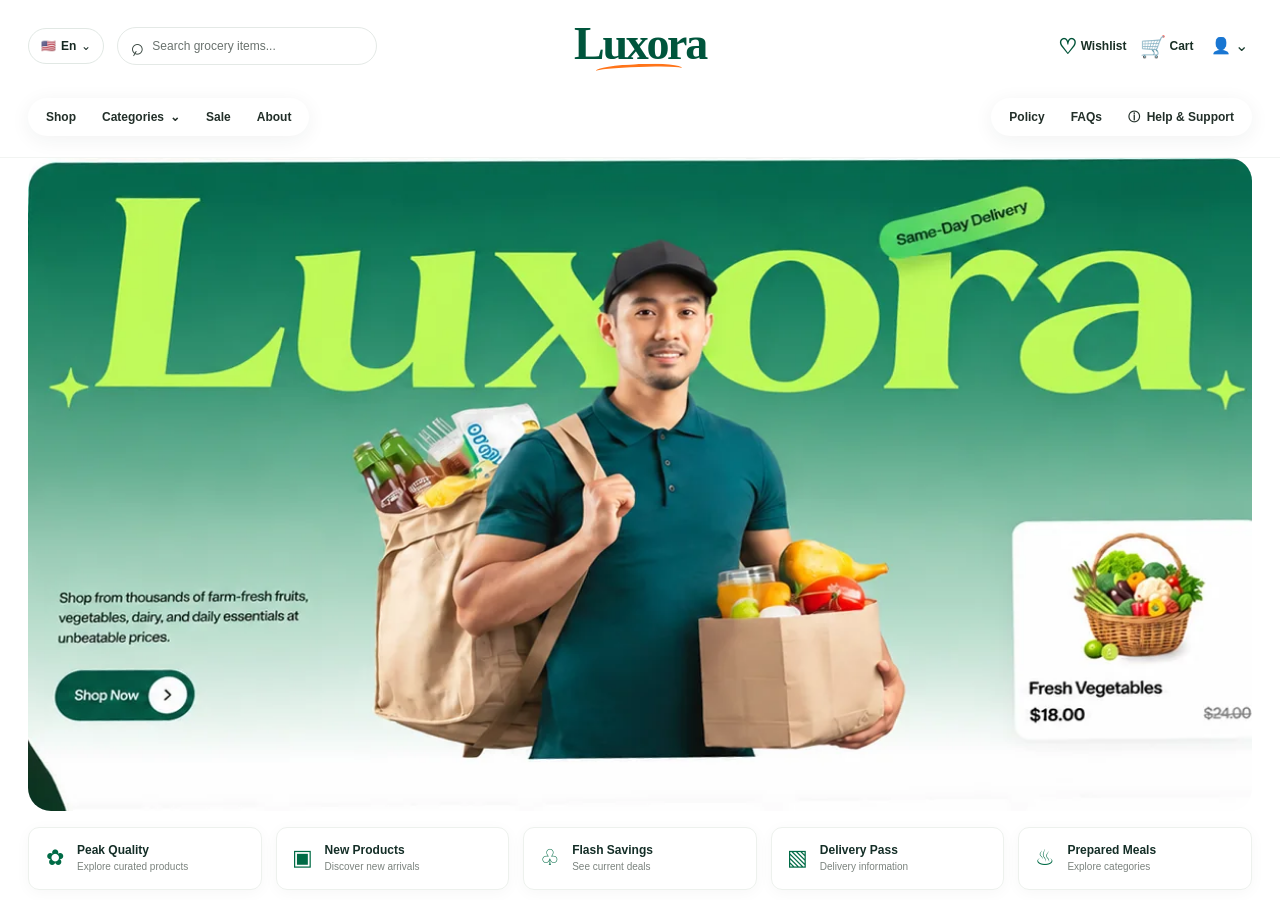
<file: index.html>
<!doctype html>
<html lang="en">
<head>
<meta charset="utf-8">
<meta name="viewport" content="width=device-width, initial-scale=1">
<meta name="robots" content="noindex">
<meta http-equiv="refresh" content="0; url=app.html#/market">
<title>Luxora Marketplace</title>
<link rel="icon" href="assets/logo.svg" type="image/svg+xml">
<style>body{font-family:system-ui,-apple-system,sans-serif;display:grid;place-items:center;min-height:100vh;background:#fff8ef;color:#184630;text-align:center}a{color:#a35d1a;font-weight:bold}</style>
<script>window.location.replace('app.html#/market');</script>
</head>
<body><main><h1>Welcome to Luxora</h1><p>Opening the marketplace.</p><p><a href="app.html#/market">Open Luxora Marketplace</a></p></main></body>
</html>
</file>
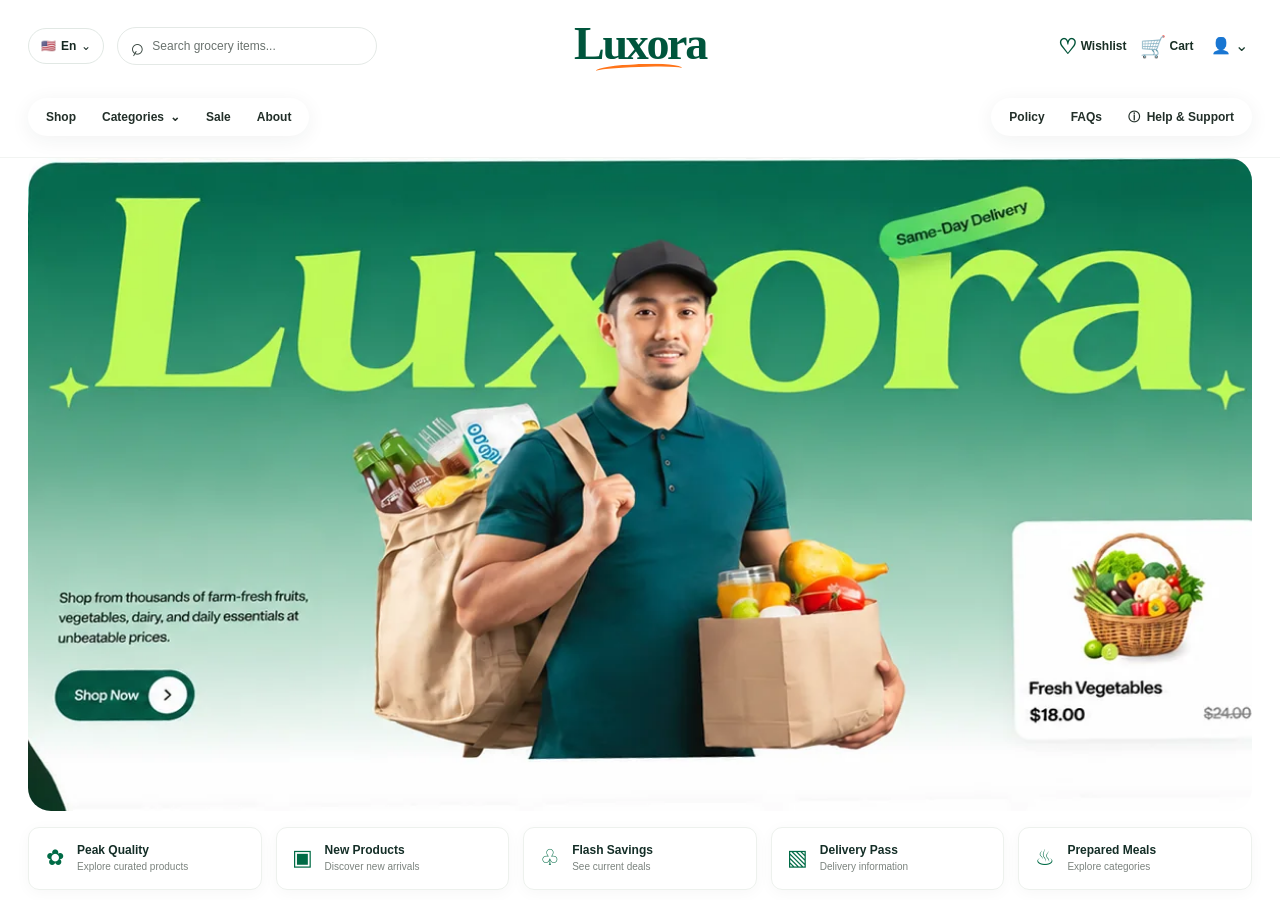
<file: app.html>
<!doctype html>
<html lang="en">
<head>
  <meta charset="utf-8">
  <meta name="viewport" content="width=device-width, initial-scale=1, viewport-fit=cover">
  <title>Luxora – AI Shopping Assistant</title>
<meta name="description" content="Luxora is an AI shopping assistant for discovering electronics, comparing products, finding deals, and choosing the right products with confidence.">
<meta property="og:title" content="Luxora – AI Shopping Assistant">
<meta property="og:description" content="Discover electronics, compare products, find deals, and get personalized shopping recommendations with Luxora.">
<meta property="og:type" content="website">
<meta property="og:url" content="https://keshavnakku7861-dotcom.github.io/luxora-app/app.html">
<meta property="og:image" content="https://keshavnakku7861-dotcom.github.io/luxora-app/assets/logo.svg">
  <link rel="icon" href="assets/logo.svg" type="image/svg+xml">
  <script src="js/theme.js?v=gauth20261105"></script>
  <link rel="stylesheet" href="css/palette.css?v=gauth20261105">
  <link rel="stylesheet" href="css/base.css?v=gauth20261105">
  <link rel="stylesheet" href="css/app.css?v=a11y20261114">
  <link rel="stylesheet" href="css/views.css?v=drop20261121">
  <link rel="stylesheet" href="css/warm.css?v=gauth20261105">
  <link rel="stylesheet" href="css/mobile.css?v=gauth20261105">
  <link rel="stylesheet" href="css/promo.css?v=checkout20261114">
  <link rel="stylesheet" href="css/guest.css?v=pub20261119">
  <link rel="stylesheet" href="css/mobilenav.css?v=pub20261119">
  <link rel="stylesheet" href="css/market.css?v=native-wishlist-20261122">
</head>
<body>
<div class="shell">
  <aside class="rail" aria-label="Main">
    <a href="index.html" class="rail__logo" aria-label="Luxora home"><span data-logo></span></a>
    <nav class="rail__nav">
      <a class="rail__btn on" id="navHome" href="#/market" aria-label="Home" title="Assistant" aria-current="page"><svg viewBox="0 0 24 24"><path d="M3 11.5 12 4l9 7.5M5.5 10v10h13V10"/></svg><span class="rail__lbl" aria-hidden="true">Home</span></a>
      <a class="rail__btn" id="navSaved" href="#/saved" aria-label="Saved items" title="Saved items"><svg viewBox="0 0 24 24"><path d="M12 20s-7-4.4-7-10a4 4 0 0 1 7-2.6A4 4 0 0 1 19 10c0 5.6-7 10-7 10Z"/></svg><b class="badge" data-saved-badge hidden>0</b><span class="rail__lbl" aria-hidden="true">Saved</span></a>
      <a class="rail__btn" id="navCart" href="#/shop" aria-label="Shop and cart" title="Shop &amp; cart"><svg viewBox="0 0 24 24"><path d="M3 4h2.5l2 11h10l2-8H7M9 20h.01M17 20h.01"/></svg><b class="badge" data-cart-badge hidden>0</b><span class="rail__lbl" aria-hidden="true">Shop</span></a>
      <a class="rail__btn" id="navSettings" href="#/settings" aria-label="Settings" title="Settings"><svg viewBox="0 0 24 24"><circle cx="12" cy="12" r="3"/><path d="M12 3v2.2M12 18.8V21M3 12h2.2M18.8 12H21M5.6 5.6l1.6 1.6M16.8 16.8l1.6 1.6M18.4 5.6l-1.6 1.6M7.2 16.8l-1.6 1.6"/></svg></a>
      <a class="rail__btn" id="navInfo" href="#/info" aria-label="Information" title="Information">
  <svg viewBox="0 0 24 24" aria-hidden="true">
    <circle cx="12" cy="12" r="9"></circle>
    <path d="M12 10v7M12 7h.01"></path>
  </svg>
</a>
      <a class="rail__btn" id="navNews" href="#/whats-new" aria-label="What's New" title="What's New">
  <svg viewBox="0 0 24 24" aria-hidden="true">
    <path d="M12 3v3M12 18v3M3 12h3M18 12h3"></path>
    <path d="M7 7l2 2M15 15l2 2M17 7l-2 2M9 15l-2 2"></path>
    <circle cx="12" cy="12" r="3"></circle>
  </svg>
</a>
      <a class="rail__btn" id="navHelp" href="#/help" aria-label="Help Center" title="Help Center">
  <svg viewBox="0 0 24 24" aria-hidden="true">
    <circle cx="12" cy="12" r="9"></circle>
    <path d="M9.6 9.2a2.5 2.5 0 0 1 4.8.9c0 1.7-2.4 2.2-2.4 3.7M12 17h.01"></path>
  </svg>
<span class="rail__lbl" aria-hidden="true">Help Center</span></a>
      <button type="button" class="rail__btn rail__more" id="navAccount" aria-label="Account and more" aria-haspopup="dialog" aria-expanded="false" aria-controls="moreSheet"><svg viewBox="0 0 24 24" aria-hidden="true"><circle cx="12" cy="8.5" r="3.6"/><path d="M5 20c.8-3.6 3.6-5.4 7-5.4s6.2 1.8 7 5.4"/></svg><b class="rail__init" data-auth-initial aria-hidden="true"></b><span class="rail__lbl" aria-hidden="true">Account</span></button>
    </nav>
    <div class="rail__bottom"><button type="button" class="avatar" data-signin data-auth-keep title="Sign in" aria-label="Sign in"><span data-auth-initial></span><svg class="avatar__ic" viewBox="0 0 24 24" aria-hidden="true"><circle cx="12" cy="8.5" r="3.6"/><path d="M5 20c.8-3.6 3.6-5.4 7-5.4s6.2 1.8 7 5.4"/></svg></button></div>
  </aside>

  <!-- phone bottom bar: Account opens this "More" sheet (Information, What's New, Settings + account actions). Not used on desktop. -->
  <dialog class="more" id="moreSheet" aria-labelledby="moreTitle">
    <div class="more__grab" aria-hidden="true"></div>
    <div class="more__head">
      <span class="more__av" aria-hidden="true"><span data-auth-initial></span><svg class="more__avic" viewBox="0 0 24 24"><circle cx="12" cy="8.5" r="3.6"/><path d="M5 20c.8-3.6 3.6-5.4 7-5.4s6.2 1.8 7 5.4"/></svg></span>
      <div class="more__who"><h2 id="moreTitle">Account</h2><p id="moreSub">Not signed in</p></div>
      <button type="button" class="more__x" data-more-close aria-label="Close menu"><svg viewBox="0 0 24 24" aria-hidden="true"><path d="M6 6l12 12M18 6 6 18"/></svg></button>
    </div>
    <nav class="more__list" aria-label="More">
      <a class="more__item" href="#/info" data-more-route="info"><svg viewBox="0 0 24 24" aria-hidden="true"><circle cx="12" cy="12" r="9"/><path d="M12 10v7M12 7h.01"/></svg><span>Information</span></a>
      <a class="more__item" href="#/whats-new" data-more-route="whats-new"><svg viewBox="0 0 24 24" aria-hidden="true"><path d="M12 3v3M12 18v3M3 12h3M18 12h3"/><path d="M7 7l2 2M15 15l2 2M17 7l-2 2M9 15l-2 2"/><circle cx="12" cy="12" r="3"/></svg><span>What's New</span></a>
      <a class="more__item" href="#/settings" data-more-route="settings"><svg viewBox="0 0 24 24" aria-hidden="true"><circle cx="12" cy="12" r="3"/><path d="M12 3v2.2M12 18.8V21M3 12h2.2M18.8 12H21M5.6 5.6l1.6 1.6M16.8 16.8l1.6 1.6M18.4 5.6l-1.6 1.6M7.2 16.8l-1.6 1.6"/></svg><span>Settings</span></a>
    </nav>
    <div class="more__acct" id="moreAcct"></div>
  </dialog>

  <div class="stage" id="stage">
  <!-- promo code bar: top of the app on every view (one active code; full-price items only, deals excluded) -->
  <form class="promo" id="promoBar" autocomplete="off" novalidate aria-label="Promo code">
    <span class="promo__ic" aria-hidden="true"><svg viewBox="0 0 24 24"><path d="M3 12V4.5A1.5 1.5 0 0 1 4.5 3H12l9 9-9 9-9-9Z"/><circle cx="7.5" cy="7.5" r="1.4"/></svg></span>
    <label class="sr-only" for="promoCode">Promo code</label>
    <input id="promoCode" name="promo" type="text" placeholder="Promo code (e.g. RAM2016)" maxlength="24" autocomplete="off" autocapitalize="characters" spellcheck="false" aria-describedby="promoMsg">
    <button type="submit" class="promo__apply" id="promoApply">Apply</button>
    <span class="promo__pill" id="promoPill" hidden></span>
    <button type="button" class="promo__remove" id="promoRemove" hidden>Remove</button>
    <p class="promo__msg" id="promoMsg" role="status" aria-live="polite" hidden></p>
  </form>
  <!-- GreatStack InstantMart-inspired Luxora storefront; existing assistant remains available. -->
  <section class="view view--market" id="viewMarket" aria-label="Luxora Marketplace" hidden><div id="marketRoot"></div></section>
  <div class="view view--assistant is-empty" id="viewAssistant">
  <main class="chat">
    <header class="chat__top">
      <div class="tabs"><span class="tab on" aria-current="true"><span data-sparkle="13" class="tab__ic"></span>AI Assistant</span></div>
      <div class="chat__tools">
        <span class="hello" data-auth-name hidden></span>
        <button type="button" class="newchat" id="newChat" aria-label="New chat" title="New chat"><svg viewBox="0 0 24 24" aria-hidden="true"><path d="M12 5v14M5 12h14"/></svg><span>New chat</span></button>
      </div>
    </header>
    <div class="feed" id="feed" aria-live="polite">
      <section class="empty" id="empty">
        <span data-logo class="empty__logo"></span>
        <h1>What can I help you shop for today?</h1>
        <p>Describe what you need and Luxora will analyze your options, compare trusted brands and recommend the best products with confidence.</p>
        <div class="chips" id="chips" role="group" aria-label="Shop by category">
          <button type="button" class="chip" data-q="Show me the best electronics"><span class="chip__ic"><svg viewBox="0 0 24 24" aria-hidden="true"><rect x="4" y="5" width="16" height="11" rx="1.5"/><path d="M9 20h6M12 16v4"/></svg></span><b>Electronics</b><small>Discover the latest gadgets and tech</small></button>
          <button type="button" class="chip" data-q="Show me smart rings and smartwatches"><span class="chip__ic"><svg viewBox="0 0 24 24" aria-hidden="true"><rect x="7" y="6" width="10" height="12" rx="3"/><path d="M9 6V3h6v3M9 18v3h6v-3"/></svg></span><b>Wearables</b><small>Smart rings and smartwatches</small></button>
          <button type="button" class="chip" data-q="Show me the best headphones and earbuds"><span class="chip__ic"><svg viewBox="0 0 24 24" aria-hidden="true"><path d="M4 15v-3a8 8 0 0 1 16 0v3"/><rect x="3" y="14" width="4" height="6" rx="1.5"/><rect x="17" y="14" width="4" height="6" rx="1.5"/></svg></span><b>Audio</b><small>Headphones and earbuds</small></button>
        </div>
      </section>
    </div>
    <form class="composer" id="composer" autocomplete="off">
      <label class="sr-only" for="msg">Message</label>
      <div class="composer__file" id="attached" hidden></div>
      <input id="msg" name="message" placeholder="Ask about any product, price, or brand..." aria-describedby="msgCount" autocomplete="off">
      <span class="msgcount" id="msgCount" aria-live="polite" hidden></span>
      <button class="attach attach--soon" id="attachBtn" type="button" aria-disabled="true" aria-label="Image attachments: coming soon" title="Image attachments are coming soon"><svg viewBox="0 0 24 24" aria-hidden="true"><path d="m20 11-8.2 8.2a5 5 0 0 1-7-7L13.4 3.6a3.3 3.3 0 0 1 4.7 4.7l-8.6 8.6a1.7 1.7 0 0 1-2.4-2.4l7.9-7.9"/></svg><span>Coming soon</span></button>
      <button class="send" type="submit" aria-label="Send"><svg viewBox="0 0 24 24" aria-hidden="true"><path d="M4 12 20 4l-5 16-3-7-8-1Z"/></svg></button>
    </form>
  </main>

  <aside class="panel" id="panel" aria-label="Recommended for you"></aside>
  </div>

  <!-- saved view -->
  <section class="view view--page" id="viewSaved" aria-label="Saved items" hidden>
    <div class="saved">
      <div class="saved__head vhead">
        <div><p class="eyebrow">Your favorites</p><h1>Saved items</h1></div>
        <div class="saved__actions"><button class="btn btn--sm" id="moveAll" hidden>Move all to cart</button><a href="#/shop" class="btn btn--ghost btn--sm">&#8592; Continue shopping</a></div>
      </div>
      <section class="lines" id="lines" aria-label="Saved items"></section>
      <div class="vsignup" data-signup="app-saved" data-compact data-title="Get Luxora deals" data-text="Hear when your saved items go on sale. Opt-in only."></div>
      <p class="demo-note">Real products with prices checked Nov 3–4, 2026. Luxora checkout is currently in Stripe test mode: no real charge, no real order and no shipment. Each price shows its own checked date.</p>
    </div>
  </section>

  <!-- shop view -->
  <section class="view view--page" id="viewShop" aria-label="Shop" hidden>
    <div class="shopbar">
      <div class="shopbar__t"><p>Luxora shop &middot; prices checked Nov 3–4, 2026</p><b>Shop</b></div>
      <form class="search" id="searchForm" role="search">
        <button type="submit" class="search__submit" aria-label="Search products"><svg viewBox="0 0 24 24" aria-hidden="true"><circle cx="11" cy="11" r="6.5"/><path d="m16 16 4.5 4.5"/></svg></button>
        <label class="sr-only" for="shopQ">Search products</label>
        <input id="shopQ" type="search" placeholder="Search products" autocomplete="off">
      </form>
      <a class="icon-btn" href="#/cart" id="openCart" aria-label="Open cart"><svg viewBox="0 0 24 24"><path d="M3 4h2.5l2 11h10l2-8H7M9 20h.01M17 20h.01"/></svg>Cart <b class="badge" data-cart-badge hidden>0</b></a>
    </div>
    <div class="shop" id="main">
      <section id="listView">
        <div class="shop__head"><div><p class="eyebrow">Luxora product guide</p><h1 id="listTitle">All products</h1></div></div>
        <section class="deals drops" id="dropsBox" aria-label="New drop" hidden></section>
        <section class="deals" id="dealsBox" aria-label="Deals" hidden></section>
        <div class="toolbar">
          <div class="cats" id="cats" role="tablist" aria-label="Categories"></div>
          <div class="toolbar__r"><span class="count" id="count" aria-live="polite"></span>
            <label class="sort"><span class="sr-only">Sort by</span><select id="sort"><option value="featured">Sort: Featured</option><option value="price-asc">Price: low to high</option><option value="price-desc">Price: high to low</option></select></label></div>
        </div>
        <div class="grid" id="grid"></div>
      </section>
      <section id="detailView" hidden></section>
    </div>
    <div class="vsignup" data-signup="app-shop" data-compact data-title="Never miss a deal" data-text="Get Luxora deals and updates by email. Opt-in only."></div>
    <footer class="vfoot">Real products; prices checked Nov 3–4, 2026 and subject to change. Product pictures are illustrative, not official photos. As an Amazon Associate, Luxora earns from qualifying purchases. Luxora checkout currently uses Stripe test mode: no real charge, no real order and no shipment.<span id="regionNote"></span></footer>
  </section>

  <!-- settings view -->
  <section class="view view--page" id="viewSettings" aria-label="Settings" hidden>
    <div class="settings">
      <div class="vhead"><div><p class="eyebrow">Your account</p><h1>Settings</h1></div><p class="sset__saved" id="savedNote" role="status" aria-live="polite"></p></div>
      <nav class="sjump" id="sjump" aria-label="Settings sections"></nav>
      <div id="settingsRoot"></div>
    </div>
  </section>
<!-- information view -->
<section class="view view--page" id="viewInfo" aria-label="Luxora information" hidden>
  <div class="info-page">

    <div class="vhead">
      <div>
        <p class="eyebrow">The future of Luxora</p>
        <h1>From AI shopping app to superstore</h1>
      </div>
    </div>

    <section class="info-hero">
      <p class="info-kicker">LUXORA SUPERSTORE</p>
      <h2>Building toward a new kind of technology store.</h2>
      <p>
        Luxora is starting as an AI shopping experience and growing toward
        a future physical superstore where customers can shop, compare,
        experience and discover technology.
      </p>

      <div class="info-goal">
        <strong>2032</strong>
        <span>Potential flagship opening goal</span>
      </div>

      <p class="demo-note">
        The opening date and store plans are preliminary goals and may change
        depending on Luxora's growth, funding, demand and business success.
      </p>
    </section>

    <section class="info-section">
      <p class="eyebrow">Store at a glance</p>
      <h2>Our current vision</h2>

      <div class="info-grid">
        <article>
          <strong>32,000</strong>
          <span>square feet</span>
        </article>

        <article>
          <strong>East Evansville</strong>
          <span>Indiana candidate area</span>
        </article>

        

        <article>
          <strong>2032</strong>
          <span>potential opening goal</span>
        </article>
      </div>
    </section>

    
    <section class="info-section">
  <p class="eyebrow">Our vision</p>
  <h2>A new kind of shopping experience</h2>
  <p>
    Luxora plans to combine technology, shopping and interactive experiences
    in a future physical store. More details will be announced as the project
    develops.
  </p>
</section>

    <section class="info-section">
      <p class="eyebrow">Our roadmap</p>
      <h2>The road to the Luxora Superstore</h2>

      <div class="info-roadmap">
        <div><strong>2026–27</strong><span>Finish and launch Luxora online</span></div>
        <div><strong>2028–29</strong><span>Grow customers, products and revenue</span></div>
        <div><strong>2030</strong><span>Expand sales, suppliers and funding</span></div>
<div><strong>2031</strong><span>Site selection and potential construction</span></div>
<div><strong>2032</strong><span>Potential Luxora Superstore opening</span></div>
      </div>
    </section>

    <section class="info-section info-deals">
      <p class="eyebrow">Deals &amp; updates</p>
      <h2>Shop Luxora while we build the future</h2>
      <p>
        You don't have to wait for the physical store. Explore current Luxora
        products, deals and promotional offers online today.
      </p>

      
    </section>

  </div>
</section>
  
<!-- what's new view -->
<section class="view view--page" id="viewNews" aria-label="What's New" hidden>
  <div class="news-page">

    <div class="vhead">
      <div>
        <p class="eyebrow">Latest from Luxora</p>
        <h1>What's New</h1>
      </div>
    </div>

    <section class="news-hero">
      <p class="news-kicker">LUXORA UPDATES</p>
      <h2>See what's coming next.</h2>
      <p>
        Discover upcoming Luxora features, products and important announcements.
      </p>
    </section>

    <section class="news-section">
      <p class="eyebrow">Coming soon</p>
      <h2>What's on the way</h2>

      <div class="news-grid">
  <article>
    <h3>More Products &amp; Brands</h3>
    <p>New products, categories and brands are planned for Luxora.</p>
  </article>

  <article>
    <h3>Product Comparison</h3>
    <p>A simpler way to compare products, features and prices.</p>
  </article>

  <article>
    <h3>New AI Features</h3>
    <p>More helpful shopping tools and smarter product recommendations.</p>
  </article>

  <article>
    <h3>Future Luxora Store</h3>
    <p>More updates about Luxora's future physical store will be shared here.</p>
  </article>
</div>
      
    </section>

    <section class="news-section">
      <p class="eyebrow">Luxora announcements</p>
      <h2>Latest updates</h2>

      <div class="news-announcements">

        <article>
          <strong>Luxora continues to grow</strong>
          <p>We're improving the shopping experience and preparing more features.</p>
        </article>

        <article>
          <strong>More products coming</strong>
          <p>Additional products and categories are planned for the Luxora Shop.</p>
        </article>

        <article>
          <strong>Superstore planning</strong>
          <p>Luxora's future physical store remains part of our long-term vision.</p>
        </article>

      </div>
    </section>

  </div>
</section>
<!-- help center view -->
<section class="view view--page" id="viewHelp" aria-label="Help Center" hidden>
  <div class="help-page">
    <div class="vhead">
      <div>
        <p class="eyebrow">Support</p>
        <h1>Help Center</h1>
        <p class="help-sub">Answers about orders, payments, promo codes and your Luxora account.</p>
      </div>
    </div>

    <section class="help-hero" aria-labelledby="helpHeroT">
      <p class="help-kicker">LUXORA HELP</p>
      <h2 id="helpHeroT">How can we help?</h2>
      <p>Browse a topic below, or search. For a quick question, you can also ask in the Assistant.</p>
      <form class="search" role="search" id="helpSearch" autocomplete="off">
        <button type="submit" class="search__submit" aria-label="Search help topics"><svg viewBox="0 0 24 24" aria-hidden="true"><circle cx="11" cy="11" r="6.5"/><path d="m16 16 4.5 4.5"/></svg></button>
        <label class="sr-only" for="helpQ">Search help topics</label>
        <input id="helpQ" type="search" placeholder="Search help topics" autocomplete="off" aria-describedby="helpQMsg">
      </form>
      <p class="help-qmsg" id="helpQMsg" role="status" aria-live="polite"></p>
    </section>

    <div class="help-grid">
      <article id="help-orders" aria-labelledby="help-orders-t">
        <div class="help-card__top"><span class="help-card__ic" aria-hidden="true"><svg viewBox="0 0 24 24"><path d="M3 4h2.5l2 11h10l2-8H7M9 20h.01M17 20h.01"/></svg></span><h3 id="help-orders-t">Orders &amp; checkout</h3></div>
        <ul class="help-topics">
          <li><button type="button" class="help-t" aria-expanded="false" aria-controls="help-orders-1">Track an order</button><div class="help-a" id="help-orders-1" hidden><p>Luxora checkout runs in Stripe test mode, so no real order is created and there is nothing to track. For a purchase made on Amazon through a Luxora link, use your Amazon account.</p></div></li>
          <li><button type="button" class="help-t" aria-expanded="false" aria-controls="help-orders-2">Orders placed through Amazon links</button><div class="help-a" id="help-orders-2" hidden><p>When you buy on Amazon through a Luxora link, the order is placed with Amazon and handled by the seller. Amazon&rsquo;s own price, availability and terms apply.</p></div></li>
          <li><button type="button" class="help-t" aria-expanded="false" aria-controls="help-orders-3">Checkout in the Luxora app</button><div class="help-a" id="help-orders-3" hidden><p><strong>Buy now</strong> on a product page opens checkout in a new tab with only that item. <strong>Checkout</strong> in the cart opens it with everything in your cart. There are four steps: Address, Payment, Review and Confirmed. Prices are checked again by Luxora&rsquo;s server before any payment. Because checkout is in test mode, the confirmation shows a Stripe test reference, not an order number.</p></div></li>
          <li><button type="button" class="help-t" aria-expanded="false" aria-controls="help-orders-4">What&#x27;s in your cart</button><div class="help-a" id="help-orders-4" hidden><p>Your cart is saved in this browser. You can add up to 9 of each item, and rings need a ring size. Buy now does not change your cart.</p></div></li>
        </ul>
      </article>

      <article id="help-shipping" aria-labelledby="help-shipping-t">
        <div class="help-card__top"><span class="help-card__ic" aria-hidden="true"><svg viewBox="0 0 24 24"><path d="M3 7h13v10H3zM16 10h4l2 3v4h-6M7 20h.01M18 20h.01"/></svg></span><h3 id="help-shipping-t">Shipping &amp; delivery</h3></div>
        <ul class="help-topics">
          <li><button type="button" class="help-t" aria-expanded="false" aria-controls="help-shipping-1">Where purchases are fulfilled</button><div class="help-a" id="help-shipping-1" hidden><p>Luxora checkout is in test mode, so nothing is shipped from it yet. Purchases made on Amazon through a Luxora link are fulfilled by Amazon or the seller.</p></div></li>
          <li><button type="button" class="help-t" aria-expanded="false" aria-controls="help-shipping-2">Delivery for Amazon-link orders</button><div class="help-a" id="help-shipping-2" hidden><p>Delivery for Amazon-link orders is handled by Amazon or the seller, under their own delivery terms.</p></div></li>
          <li><button type="button" class="help-t" aria-expanded="false" aria-controls="help-shipping-3">Delivery status and tracking</button><div class="help-a" id="help-shipping-3" hidden><p>For an Amazon-link order, check its status in your Amazon account. In Luxora checkout you choose Standard ($9.99, free when your subtotal after any promo code is $150 or more) or Express ($19.99); in test mode nothing is shipped.</p></div></li>
        </ul>
      </article>

      <article id="help-returns" aria-labelledby="help-returns-t">
        <div class="help-card__top"><span class="help-card__ic" aria-hidden="true"><svg viewBox="0 0 24 24"><path d="M4 7h11a5 5 0 1 1 0 10H8"/><path d="M8 4 4 7l4 3"/></svg></span><h3 id="help-returns-t">Returns &amp; refunds</h3></div>
        <ul class="help-topics">
          <li><button type="button" class="help-t" aria-expanded="false" aria-controls="help-returns-1">Start a return with the seller</button><div class="help-a" id="help-returns-1" hidden><p>Returns are handled by the retailer or seller you bought from, under their own return policy.</p></div></li>
          <li><button type="button" class="help-t" aria-expanded="false" aria-controls="help-returns-2">Returns for Amazon-link orders</button><div class="help-a" id="help-returns-2" hidden><p>For anything bought on Amazon through a Luxora link, Amazon&rsquo;s or the seller&rsquo;s return policy applies. Start the return from your Amazon account.</p></div></li>
          <li><button type="button" class="help-t" aria-expanded="false" aria-controls="help-returns-3">Refund questions</button><div class="help-a" id="help-returns-3" hidden><p>Luxora checkout payments are Stripe test payments, so no real money is charged. For retailer-link purchases, refunds follow that retailer&rsquo;s own policy.</p></div></li>
        </ul>
      </article>

      <article id="help-promo" aria-labelledby="help-promo-t">
        <div class="help-card__top"><span class="help-card__ic" aria-hidden="true"><svg viewBox="0 0 24 24"><path d="M3 12V4.5A1.5 1.5 0 0 1 4.5 3H12l9 9-9 9-9-9Z"/><circle cx="7.5" cy="7.5" r="1.4"/></svg></span><h3 id="help-promo-t">Promo codes</h3></div>
        <ul class="help-topics">
          <li><button type="button" class="help-t" aria-expanded="false" aria-controls="help-promo-1">How to apply a promo code</button><div class="help-a" id="help-promo-1" hidden><p>Type the code and press Apply. <strong>RAM2016</strong> gives 15% off full-price items. Upper or lower case both work.</p></div></li>
          <li><button type="button" class="help-t" aria-expanded="false" aria-controls="help-promo-2">Where to enter a code</button><div class="help-a" id="help-promo-2" hidden><p>Use the promo bar at the top of the app, or the promo field in checkout.</p></div></li>
          <li><button type="button" class="help-t" aria-expanded="false" aria-controls="help-promo-3">Codes and items already on a deal</button><div class="help-a" id="help-promo-3" hidden><p>Items already on a deal keep their deal price; a code does not discount them again.</p></div></li>
          <li><button type="button" class="help-t" aria-expanded="false" aria-controls="help-promo-4">Removing a promo code</button><div class="help-a" id="help-promo-4" hidden><p>Clear the code in the promo bar or in checkout. One code can be active at a time, and an invalid code is removed before payment.</p></div></li>
        </ul>
      </article>

      <article id="help-payments" aria-labelledby="help-payments-t">
        <div class="help-card__top"><span class="help-card__ic" aria-hidden="true"><svg viewBox="0 0 24 24"><rect x="3" y="6" width="18" height="12" rx="2"/><path d="M3 10h18"/></svg></span><h3 id="help-payments-t">Payments</h3></div>
        <ul class="help-topics">
          <li><button type="button" class="help-t" aria-expanded="false" aria-controls="help-payments-1">Ways to pay</button><div class="help-a" id="help-payments-1" hidden><p>Card, through Stripe&rsquo;s Payment Element in <strong>test mode</strong>. To try it, use a Stripe test card such as 4242 4242 4242 4242. No real money is charged.</p></div></li>
          <li><button type="button" class="help-t" aria-expanded="false" aria-controls="help-payments-2">Paying through Amazon links</button><div class="help-a" id="help-payments-2" hidden><p>When you buy on Amazon through a Luxora link, you pay Amazon directly. As an Amazon Associate, Luxora earns from qualifying purchases.</p></div></li>
          <li><button type="button" class="help-t" aria-expanded="false" aria-controls="help-payments-3">Payment security</button><div class="help-a" id="help-payments-3" hidden><p>Card details go directly to Stripe. Luxora never receives or stores your full card number.</p></div></li>
        </ul>
      </article>

      <article id="help-account" aria-labelledby="help-account-t">
        <div class="help-card__top"><span class="help-card__ic" aria-hidden="true"><svg viewBox="0 0 24 24"><circle cx="12" cy="8.5" r="3.6"/><path d="M5 20c.8-3.6 3.6-5.4 7-5.4s6.2 1.8 7 5.4"/></svg></span><h3 id="help-account-t">Account &amp; sign-in</h3></div>
        <ul class="help-topics">
          <li><button type="button" class="help-t" aria-expanded="false" aria-controls="help-account-1">Sign in to Luxora</button><div class="help-a" id="help-account-1" hidden><p>Use <strong>Continue with Google</strong>, or create an account with your email and a password.</p></div></li>
          <li><button type="button" class="help-t" aria-expanded="false" aria-controls="help-account-2">Manage your account</button><div class="help-a" id="help-account-2" hidden><p>Use the account button to sign in, view your account or log out.</p></div></li>
          <li><button type="button" class="help-t" aria-expanded="false" aria-controls="help-account-3">Update your profile</button><div class="help-a" id="help-account-3" hidden><p>Edit your name, phone and address in Settings. Email and password accounts are stored in your own browser.</p></div></li>
          <li><a class="help-t" href="#/settings">Open Settings</a></li>
        </ul>
      </article>

      <article id="help-contact" aria-labelledby="help-contact-t">
        <div class="help-card__top"><span class="help-card__ic" aria-hidden="true"><svg viewBox="0 0 24 24"><path d="M4 6h16v10H7l-3 3V6Z"/></svg></span><h3 id="help-contact-t">Contact Luxora</h3></div>
        <ul class="help-topics">
          <li><a class="help-t" href="#/assistant">Ask Luxora in the Assistant</a></li>
          <li><a class="help-t" href="#/assistant" data-help-newchat="">Start a new chat</a></li>
        </ul>
        <form class="help-ask" id="helpAskForm" autocomplete="off">
          <label class="sr-only" for="helpAsk">Ask Luxora</label>
          <input id="helpAsk" type="text" name="q" placeholder="Ask Luxora a question..." autocomplete="off" maxlength="500">
          <button class="send" type="submit" aria-label="Send to Ask Luxora"><svg viewBox="0 0 24 24" aria-hidden="true"><path d="M4 12 20 4l-5 16-3-7-8-1Z"/></svg></button>
        </form>
        <a class="help-ask-link" href="#/assistant">Open the Assistant</a>
      </article>

      <article id="help-report" aria-labelledby="help-report-t">
        <div class="help-card__top"><span class="help-card__ic" aria-hidden="true"><svg viewBox="0 0 24 24"><circle cx="12" cy="12" r="9"/><path d="M12 8v5M12 16h.01"/></svg></span><h3 id="help-report-t">Report a problem</h3></div>
        <ul class="help-topics">
          <li><button type="button" class="help-t" aria-expanded="false" aria-controls="help-report-1">Something looks wrong</button><div class="help-a" id="help-report-1" hidden><p>Tell Ask Luxora what happened, which page you were on, and your device and browser. Please never include card numbers or passwords.</p></div></li>
          <li><button type="button" class="help-t" aria-expanded="false" aria-controls="help-report-2">Report a product or listing issue</button><div class="help-a" id="help-report-2" hidden><p>Tell Ask Luxora which product it was and what looks wrong (price, picture or details). Prices can change, so each product shows the date it was checked.</p></div></li>
          <li><button type="button" class="help-t" aria-expanded="false" aria-controls="help-report-3">App feedback</button><div class="help-a" id="help-report-3" hidden><p>Share it with Ask Luxora in the Assistant.</p></div></li>
          <li><a class="help-t" href="#/assistant">Tell Ask Luxora what happened</a></li>
        </ul>
      </article>

    </div>

    <section class="help-section" id="help-faq" aria-labelledby="help-faq-h">
      <p class="eyebrow">FAQ</p>
      <h2 id="help-faq-h">Frequently asked questions</h2>
      <div class="help-faq-card">
        <div class="help-card__top"><span class="help-card__ic" aria-hidden="true"><svg viewBox="0 0 24 24"><circle cx="12" cy="12" r="9"/><path d="M9.6 9.2a2.5 2.5 0 0 1 4.8.9c0 1.7-2.4 2.2-2.4 3.7M12 17h.01"/></svg></span><h3>FAQ</h3></div>
        <div class="faq help-faq">
          <details open><summary>Is Luxora a store or a shopping assistant?</summary><p>Luxora is an AI shopping assistant. You can browse products in the app, and some purchases are placed through Amazon links. When you buy through a retailer link, that retailer&rsquo;s own price, availability and terms apply.</p></details>
          <details><summary>How do Buy Now links work?</summary><p>Buy now on a Luxora product page opens Luxora&rsquo;s checkout in a new tab; it runs in Stripe test mode, so no real money is charged. Buy-on-Amazon links go to Amazon. As an Amazon Associate, Luxora earns from qualifying purchases. Orders placed through Amazon links are handled by the seller.</p></details>
          <details><summary>How do promo codes work?</summary><p>Enter a code in the promo bar at the top of the app. One code can be active at a time. A code may not apply to items that are already on a deal.</p></details>
          <details><summary>How do I contact Luxora?</summary><p>Use Ask Luxora in the Assistant &mdash; you can start a chat from the Contact Luxora card on this page, or open the Assistant in the sidebar.</p></details>
        </div>
      </div>
    </section>
  </div>
</section>
  <!-- cart drawer (stays inside the stage so the sidebar remains visible) -->
<div class="drawer" id="drawer" hidden>
  <div class="drawer__scrim" data-close-drawer></div>
  <aside class="drawer__box" role="dialog" aria-labelledby="cartTitle">
    <div class="drawer__head">
      <h2 id="cartTitle">Your cart <span id="drawerCount"></span></h2>
      <button class="x" data-close-drawer aria-label="Close cart">&#10005;</button>
    </div>
    <div class="drawer__body" id="drawerBody"></div>
    <div class="drawer__foot" id="drawerFoot"></div>
  </aside>
</div>

</div>
</div>

<div class="toast" id="toast" role="status" hidden></div>

<script src="js/art.js?v=drop20261121"></script>
<script src="js/auth.js?v=pub20261119"></script>
<script src="js/offline.js?v=chat20261121"></script>
<script src="js/prices.js?v=promo20261113"></script>
<script src="js/store.js?v=drop20261121"></script>
<script src="js/deals.js?v=pricing20261112"></script>
<script src="js/promo.js?v=promo20261113"></script>
<script src="js/signup.js?v=gauth20261105"></script>
<script src="js/app.js?v=chat20261121"></script>
<script src="js/shop.js?v=drop20261121"></script>
<script src="js/saved.js?v=drop20261121"></script>
<script src="js/settings.js?v=stabilize20261111"></script>
<script src="js/i18n.js?v=chat20261121"></script>
<script src="js/market.js?v=native-wishlist-20261122"></script>
<script src="js/market-detail.js?v=native-wishlist-20261122"></script>
<script src="js/market-cart.js?v=native-cart-20261122"></script>
<script src="js/market-wishlist.js?v=native-wishlist-20261122"></script>
<script src="js/router.js?v=market20261122"></script>
<script src="js/mobilenav.js?v=pub20261119"></script>
</body>
</html>
</file>
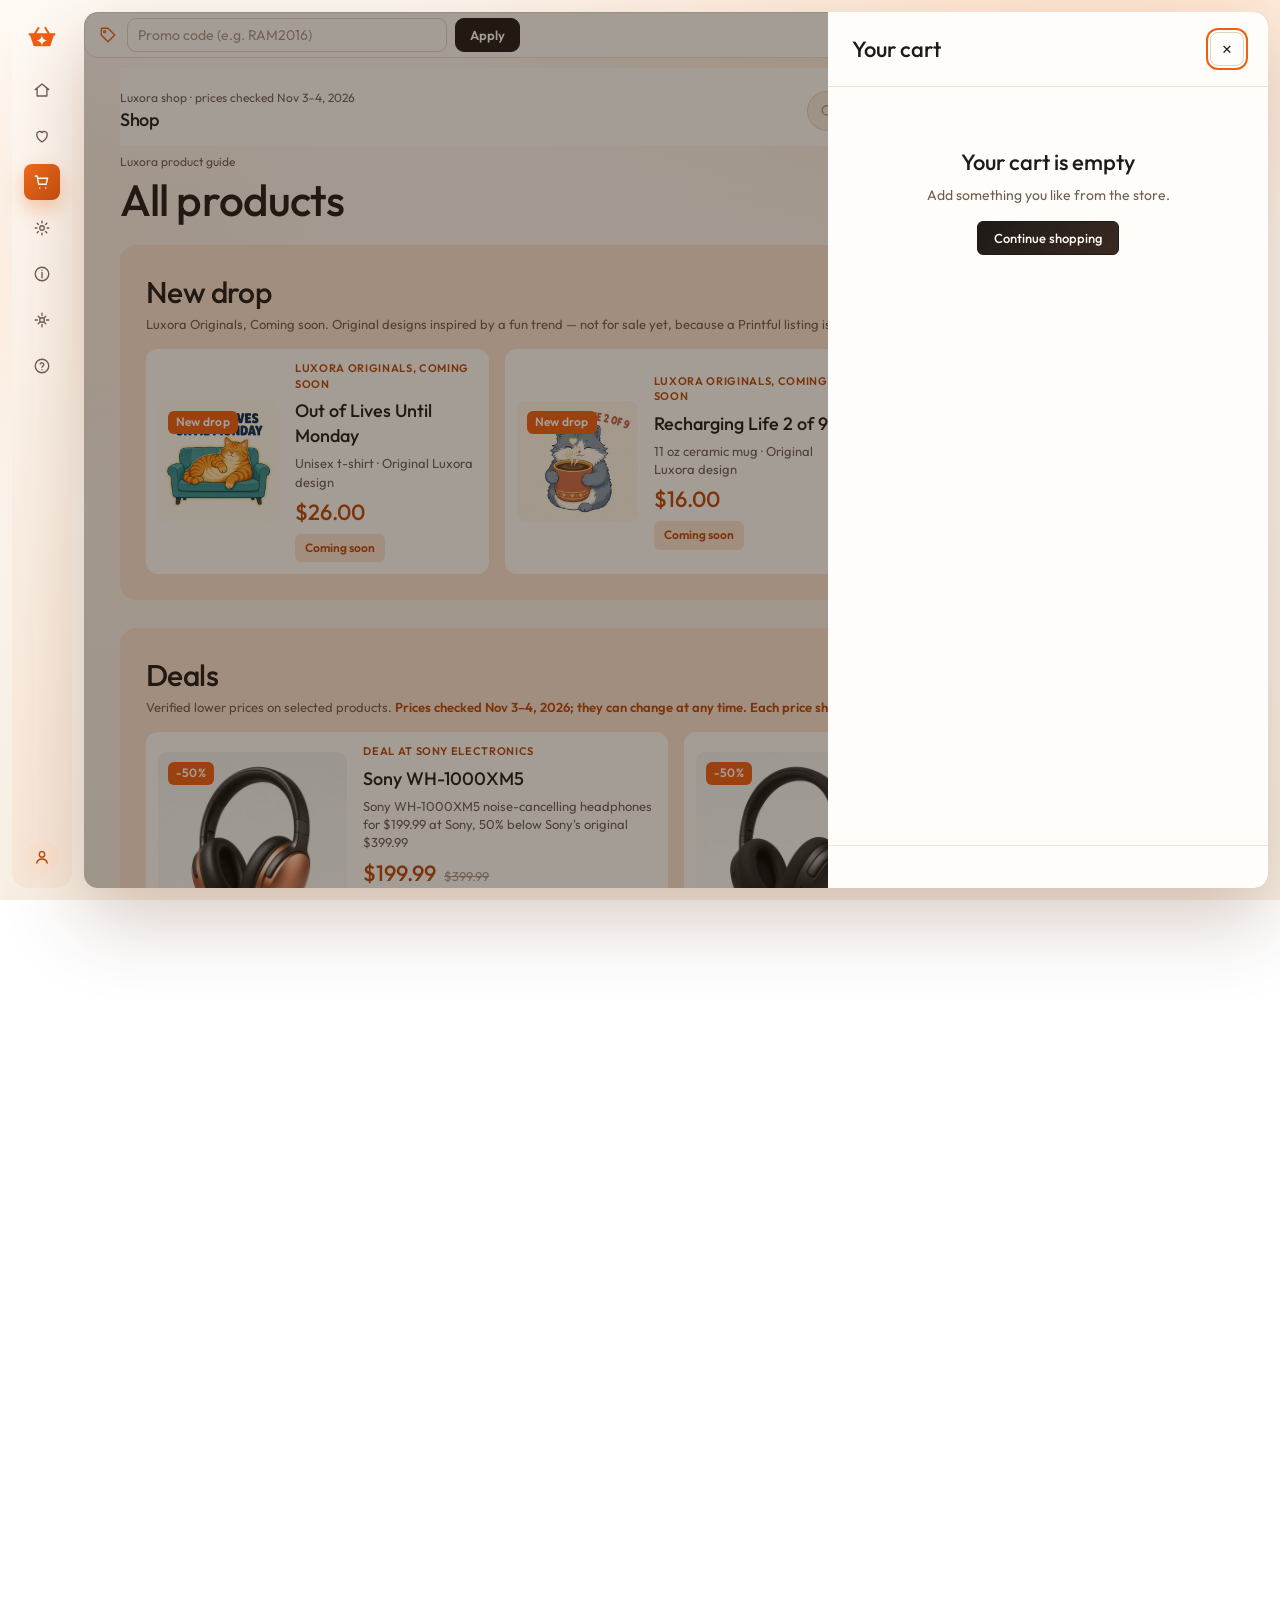
<file: cart.html>
<!doctype html>
<html lang="en"><head><meta charset="utf-8"><title>Cart - Luxora</title>
<meta name="viewport" content="width=device-width, initial-scale=1, viewport-fit=cover">
<meta http-equiv="refresh" content="0; url=app.html#/cart"><link rel="canonical" href="app.html">
<script>location.replace('app.html#/cart');</script></head>
<body><p><a href="app.html#/cart">Continue to Luxora</a></p></body></html>
</file>
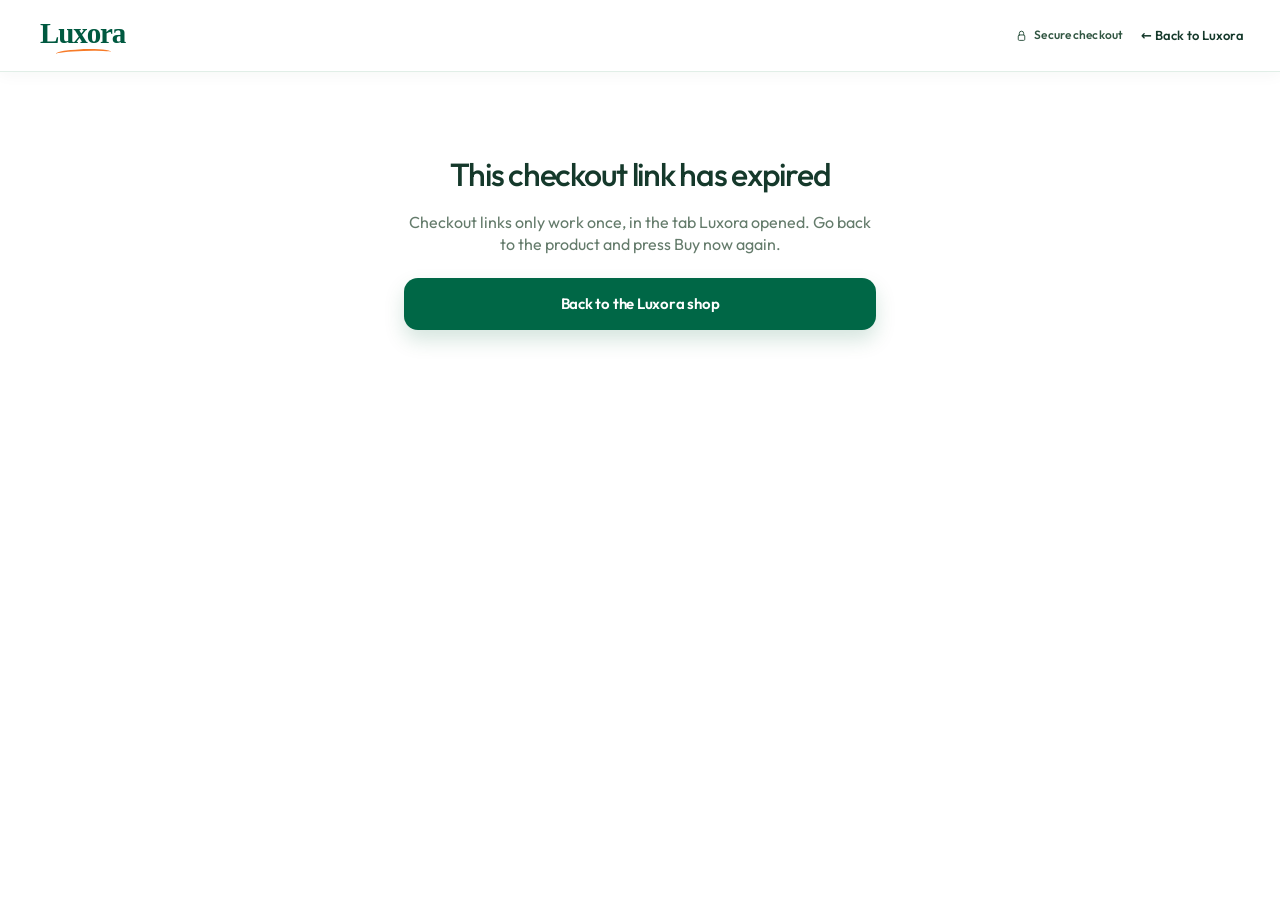
<file: checkout.html>
<!doctype html>
<html lang="en">
<head>
  <meta charset="utf-8">
  <meta name="viewport" content="width=device-width, initial-scale=1, viewport-fit=cover">
  <meta name="robots" content="noindex">
  <meta name="referrer" content="same-origin">
  <title>Checkout - Luxora</title>
  <link rel="icon" href="assets/logo.svg" type="image/svg+xml">
  <link rel="stylesheet" href="css/checkout.css?v=link-test-code-20261123">
</head>
<body>
  <header class="top">
    <a class="brand" href="app.html#/market" id="coBrand"><span data-logo></span>Luxora</a>
    <nav class="steps" id="coSteps" aria-label="Checkout progress"></nav>
    <div class="top__right">
      <span class="secure"><svg viewBox="0 0 24 24" aria-hidden="true"><rect x="6" y="11" width="12" height="10" rx="2"/><path d="M8 11V8a4 4 0 0 1 8 0v3"/></svg> Secure checkout</span>
      <a class="back" id="coBack" href="app.html#/market/cart">&larr; Back to product</a>
    </div>
  </header>
  <div class="stage" id="coStage">
    <main class="main" id="coMain" tabindex="-1"><div id="coStep"><p class="lead">Loading checkout&hellip;</p></div><div class="pehost" id="peHost" hidden><div class="pe" id="pe"><p class="pe__wait" id="peWait">Loading secure Stripe payment form&hellip;</p></div></div><div class="expresshost" id="expressHost" hidden><div class="express-title">Secure express payment</div><div id="expressWallet" aria-label="Available Stripe wallet payment buttons"></div><p class="express-status" id="expressStatus" role="status">Checking available express wallets&hellip;</p><p class="err" id="expressErr" role="alert"></p><button class="express-use-card" type="button" id="expressUseCard">Use a card instead</button></div><div id="coFoot"></div></main>
    <aside class="panel" id="coPanel" aria-labelledby="sumTitle"></aside>
  </div>
  <div class="sr-only" id="coLive" role="status" aria-live="polite"></div>
<script src="js/theme.js?v=checkout20261114"></script>
<script src="js/art.js?v=drop20261121"></script>
<script src="js/offline.js?v=drop20261121"></script>
<script src="js/prices.js?v=checkout20261114"></script>
<script src="js/store.js?v=drop20261121"></script>
<script src="js/deals.js?v=checkout20261114"></script>
<script src="https://js.stripe.com/v3/"></script>
<script src="js/checkout.js?v=worker-error-diagnostics-20261123"></script>
</body>
</html>
</file>
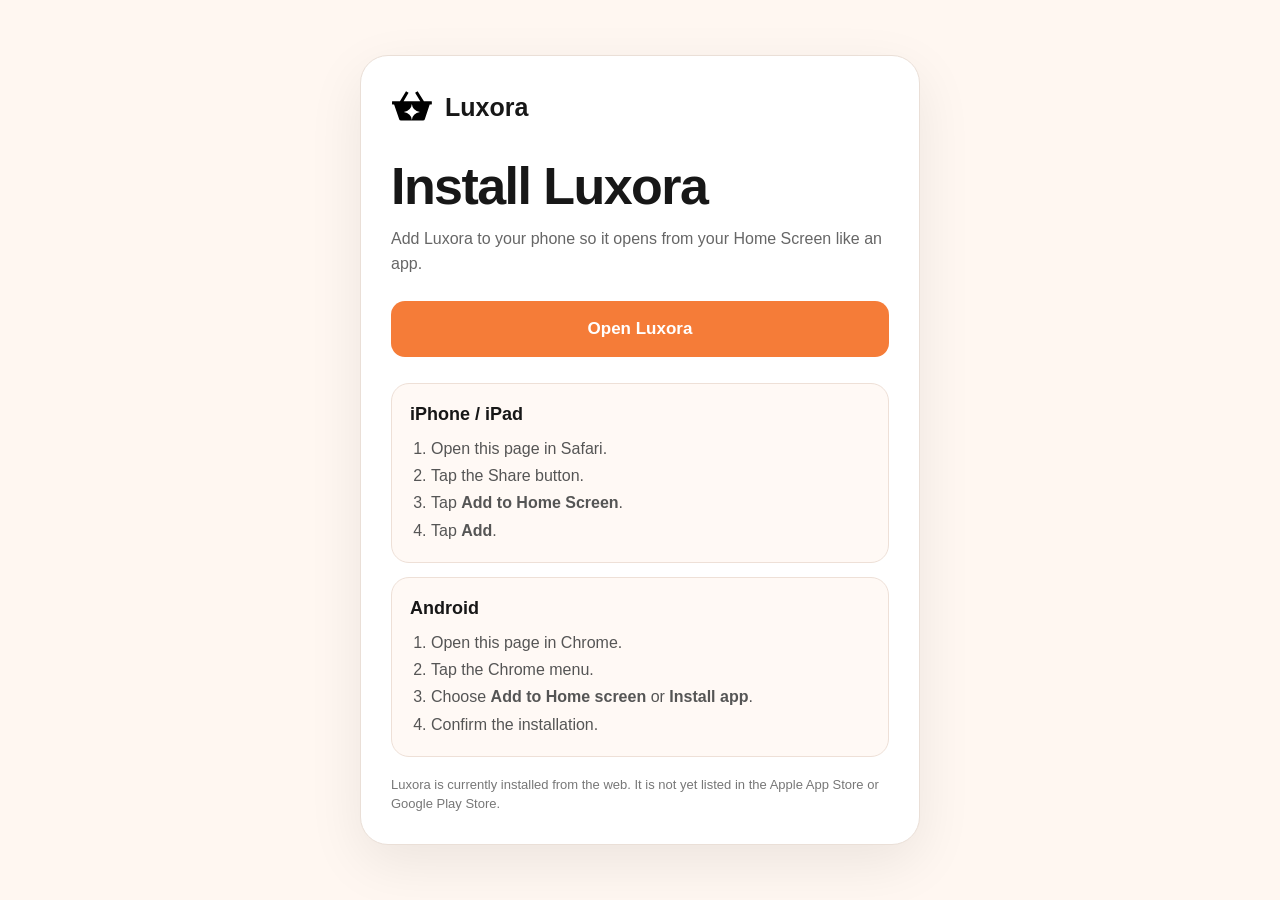
<file: download.html>
<!doctype html>
<html lang="en">
<head>
  <meta charset="utf-8">
  <meta name="viewport" content="width=device-width, initial-scale=1, viewport-fit=cover">
  <meta name="theme-color" content="#fff4ec">
  <title>Download Luxora</title>
  <link rel="icon" href="assets/logo.svg" type="image/svg+xml">
  <link rel="stylesheet" href="css/palette.css">
  <link rel="stylesheet" href="css/base.css">
  <style>
    *{box-sizing:border-box} body{margin:0;background:#fff7f1;color:#171717;font-family:Arial,Helvetica,sans-serif}
    .page{min-height:100dvh;display:grid;place-items:center;padding:28px 18px}
    .card{width:min(560px,100%);background:#fff;border:1px solid #eadfd7;border-radius:28px;padding:30px;box-shadow:0 18px 55px rgba(0,0,0,.08)}
    .brand{display:flex;align-items:center;gap:12px;font-size:25px;font-weight:700}.brand img{width:42px;height:42px}
    h1{font-size:clamp(34px,9vw,52px);line-height:1.03;margin:32px 0 12px;letter-spacing:-.03em}
    .lead{color:#666;line-height:1.6;font-size:16px;margin:0 0 24px}
    .install{width:100%;border:0;border-radius:14px;background:#171717;color:#fff;padding:16px 20px;font-size:17px;font-weight:700;cursor:pointer;display:none}
    .open{display:block;text-decoration:none;text-align:center;width:100%;border-radius:14px;background:#f57c38;color:#fff;padding:16px 20px;font-size:17px;font-weight:700;margin-top:10px}
    .steps{margin-top:26px;display:grid;gap:14px}.box{background:#fff9f5;border:1px solid #eee0d7;border-radius:18px;padding:18px}
    .box h2{font-size:18px;margin:0 0 8px}.box ol{margin:8px 0 0;padding-left:21px;color:#555;line-height:1.7}
    .note{font-size:13px;color:#777;line-height:1.5;margin-top:18px}
  </style>
</head>
<body>
<main class="page">
  <section class="card">
    <div class="brand"><img src="assets/logo.svg" alt="">Luxora</div>
    <h1>Install Luxora</h1>
    <p class="lead">Add Luxora to your phone so it opens from your Home Screen like an app.</p>
    <button id="installBtn" class="install" type="button">Install Luxora</button>
    <a class="open" href="app.html#/assistant">Open Luxora</a>

    <div class="steps">
      <div class="box" id="iphone">
        <h2>iPhone / iPad</h2>
        <ol><li>Open this page in Safari.</li><li>Tap the Share button.</li><li>Tap <b>Add to Home Screen</b>.</li><li>Tap <b>Add</b>.</li></ol>
      </div>
      <div class="box" id="android">
        <h2>Android</h2>
        <ol><li>Open this page in Chrome.</li><li>Tap the Chrome menu.</li><li>Choose <b>Add to Home screen</b> or <b>Install app</b>.</li><li>Confirm the installation.</li></ol>
      </div>
    </div>

    <p class="note">Luxora is currently installed from the web. It is not yet listed in the Apple App Store or Google Play Store.</p>
  </section>
</main>
<script>
  let deferredPrompt = null;
  const btn = document.getElementById('installBtn');
  window.addEventListener('beforeinstallprompt', e => {
    e.preventDefault();
    deferredPrompt = e;
    btn.style.display = 'block';
  });
  btn.addEventListener('click', async () => {
    if (!deferredPrompt) return;
    deferredPrompt.prompt();
    await deferredPrompt.userChoice;
    deferredPrompt = null;
    btn.style.display = 'none';
  });
</script>
</body>
</html>
</file>
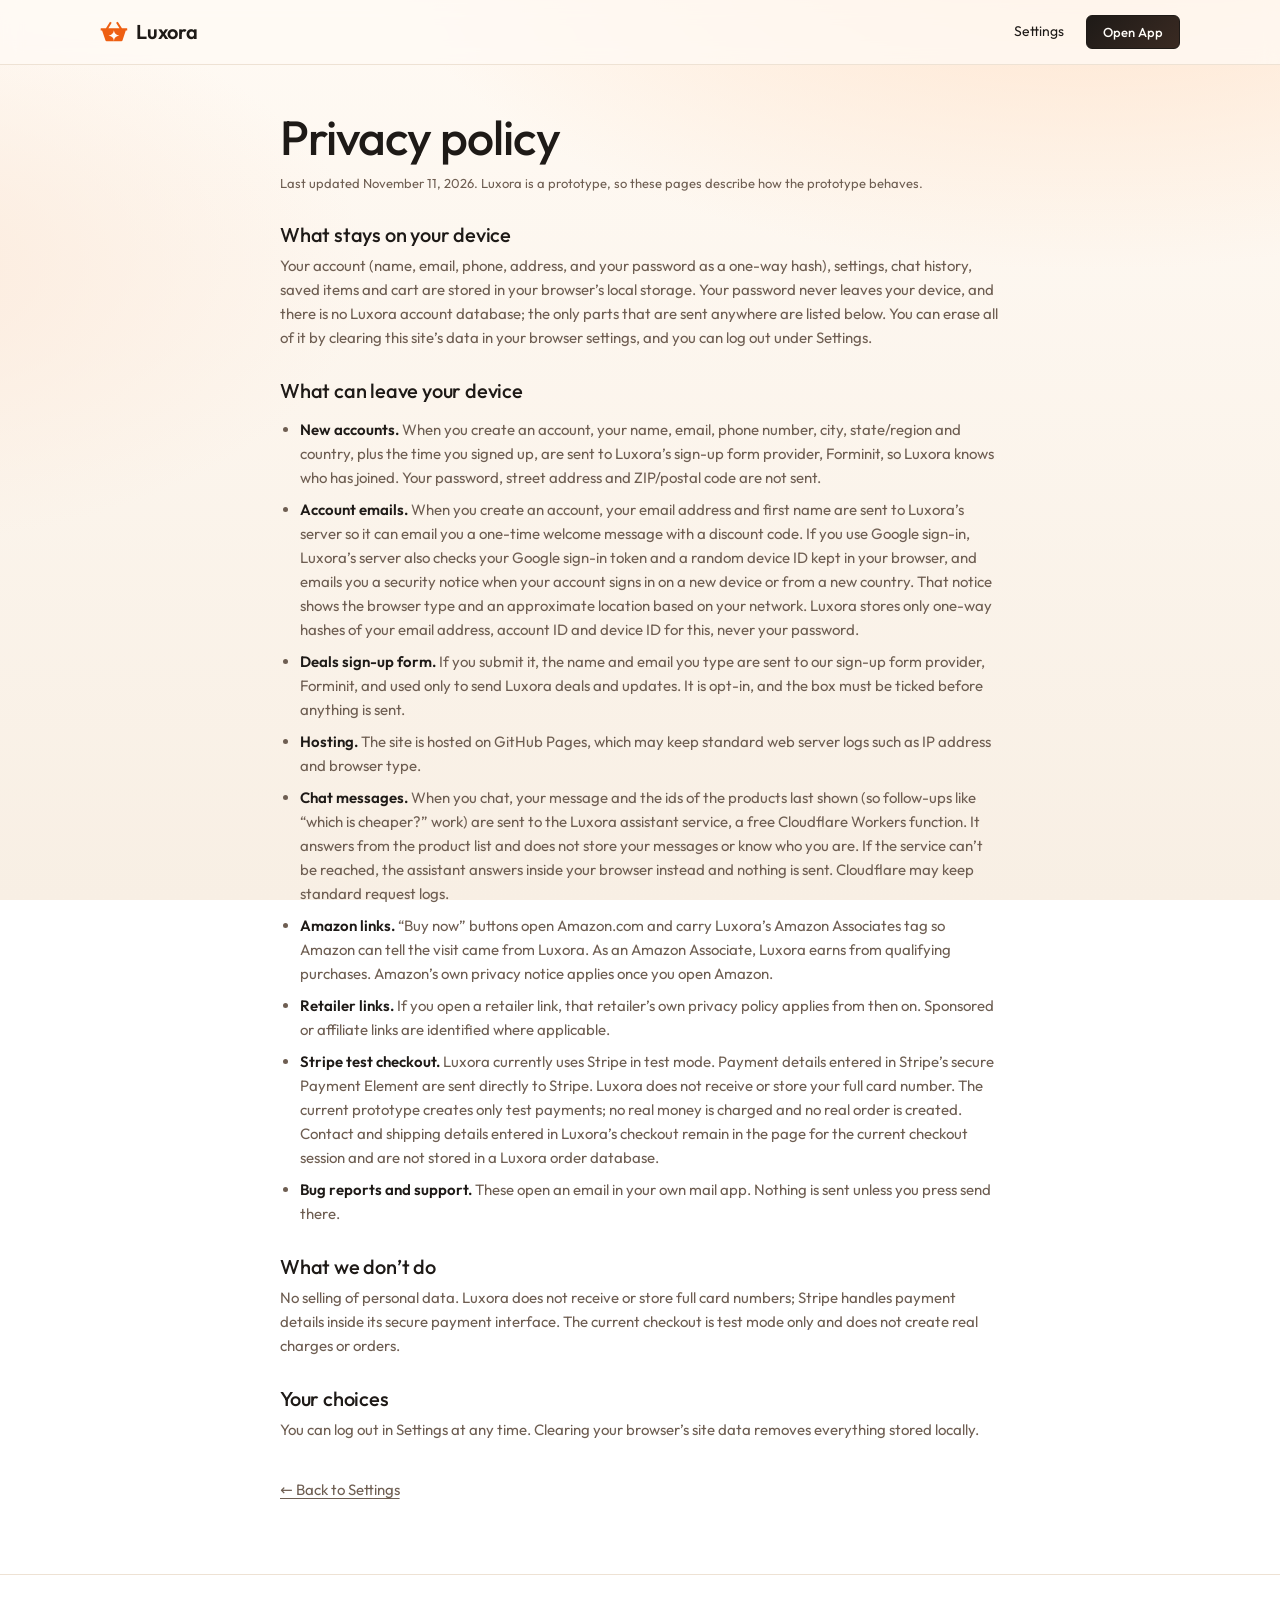
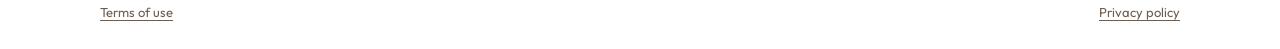
<file: privacy.html>
<!doctype html>
<html lang="en">
<head>
  <meta charset="utf-8">
  <meta name="viewport" content="width=device-width, initial-scale=1, viewport-fit=cover">
  <title>Privacy policy - Luxora</title>
  <link rel="icon" href="assets/logo.svg" type="image/svg+xml">
  <script src="js/theme.js?v=gauth20261105"></script>
  <link rel="stylesheet" href="css/palette.css?v=gauth20261105">
  <link rel="stylesheet" href="css/base.css?v=gauth20261105">
  <link rel="stylesheet" href="css/landing.css?v=gauth20261105">
  <link rel="stylesheet" href="css/legal.css?v=gauth20261105">
  <link rel="stylesheet" href="css/warm.css?v=gauth20261105">
</head>
<body>
<header class="nav"><div class="wrap nav__in legal__nav">
  <a href="index.html" class="logo" aria-label="Luxora home"><span data-logo class="logo__mark"></span>Luxora</a>
  <div class="nav__cta"><a href="app.html#/settings" class="nav__signin">Settings</a><a href="app.html" class="btn btn--sm">Open App</a></div>
</div></header>
<main class="legal wrap">
  <h1>Privacy policy</h1>
  <p class="legal__meta">Last updated November 11, 2026. Luxora is a prototype, so these pages describe how the prototype behaves.</p>
  <h2>What stays on your device</h2>
  <p>Your account (name, email, phone, address, and your password as a one-way hash), settings, chat history, saved items and cart are stored in your browser&rsquo;s local storage. Your password never leaves your device, and there is no Luxora account database; the only parts that are sent anywhere are listed below. You can erase all of it by clearing this site&rsquo;s data in your browser settings, and you can log out under Settings.</p>
  <h2>What can leave your device</h2>
  <ul>
    <li><strong>New accounts.</strong> When you create an account, your name, email, phone number, city, state/region and country, plus the time you signed up, are sent to Luxora&rsquo;s sign-up form provider, Forminit, so Luxora knows who has joined. Your password, street address and ZIP/postal code are not sent.</li>
    <li><strong>Account emails.</strong> When you create an account, your email address and first name are sent to Luxora&rsquo;s server so it can email you a one-time welcome message with a discount code. If you use Google sign-in, Luxora&rsquo;s server also checks your Google sign-in token and a random device ID kept in your browser, and emails you a security notice when your account signs in on a new device or from a new country. That notice shows the browser type and an approximate location based on your network. Luxora stores only one-way hashes of your email address, account ID and device ID for this, never your password.</li>
    <li><strong>Deals sign-up form.</strong> If you submit it, the name and email you type are sent to our sign-up form provider, Forminit, and used only to send Luxora deals and updates. It is opt-in, and the box must be ticked before anything is sent.</li>
    <li><strong>Hosting.</strong> The site is hosted on GitHub Pages, which may keep standard web server logs such as IP address and browser type.</li>
    <li><strong>Chat messages.</strong> When you chat, your message and the ids of the products last shown (so follow-ups like &ldquo;which is cheaper?&rdquo; work) are sent to the Luxora assistant service, a free Cloudflare Workers function. It answers from the product list and does not store your messages or know who you are. If the service can&rsquo;t be reached, the assistant answers inside your browser instead and nothing is sent. Cloudflare may keep standard request logs.</li>
    <li><strong>Amazon links.</strong> &ldquo;Buy now&rdquo; buttons open Amazon.com and carry Luxora&rsquo;s Amazon Associates tag so Amazon can tell the visit came from Luxora. As an Amazon Associate, Luxora earns from qualifying purchases. Amazon&rsquo;s own privacy notice applies once you open Amazon.</li>
    <li><strong>Retailer links.</strong> If you open a retailer link, that retailer&rsquo;s own privacy policy applies from then on. Sponsored or affiliate links are identified where applicable.</li>
    <li><strong>Stripe test checkout.</strong> Luxora currently uses Stripe in test mode. Payment details entered in Stripe&rsquo;s secure Payment Element are sent directly to Stripe. Luxora does not receive or store your full card number. The current prototype creates only test payments; no real money is charged and no real order is created. Contact and shipping details entered in Luxora&rsquo;s checkout remain in the page for the current checkout session and are not stored in a Luxora order database.</li>
    <li><strong>Bug reports and support.</strong> These open an email in your own mail app. Nothing is sent unless you press send there.</li>
  </ul>
  <h2>What we don&rsquo;t do</h2>
  <p>No selling of personal data. Luxora does not receive or store full card numbers; Stripe handles payment details inside its secure payment interface. The current checkout is test mode only and does not create real charges or orders.</p>
  <h2>Your choices</h2>
  <p>You can log out in Settings at any time. Clearing your browser&rsquo;s site data removes everything stored locally.</p>
  <p class="legal__back"><a href="app.html#/settings">&#8592; Back to Settings</a></p>
</main>
<footer class="foot"><div class="wrap foot__in"><a href="terms.html">Terms of use</a><a href="privacy.html">Privacy policy</a></div></footer>
<script src="js/art.js?v=gauth20261105"></script>
<script src="js/i18n.js?v=735dfdc6c0"></script>
</body>
</html>
</file>
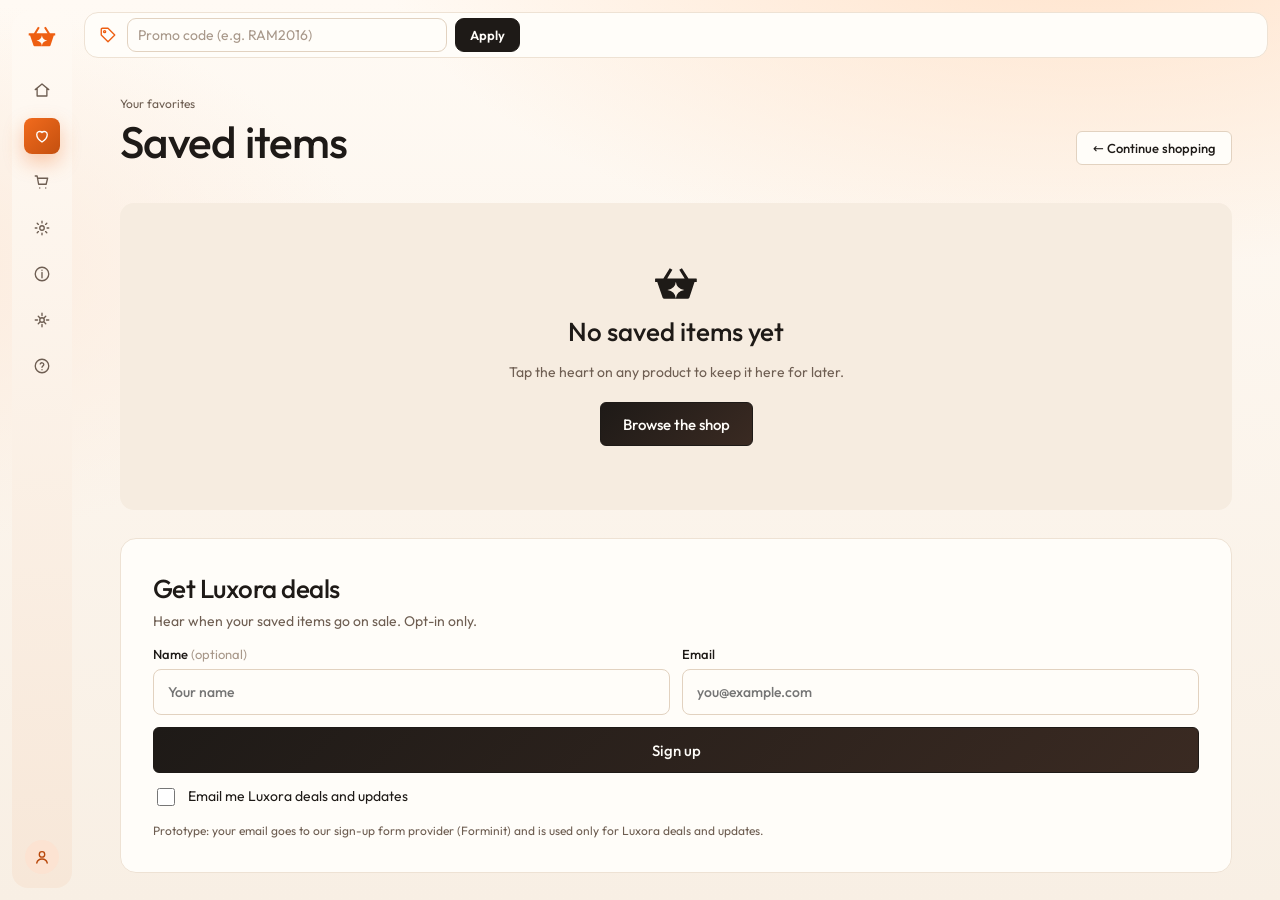
<file: saved.html>
<!doctype html>
<html lang="en"><head><meta charset="utf-8"><title>Saved items - Luxora</title>
<meta name="viewport" content="width=device-width, initial-scale=1, viewport-fit=cover">
<meta http-equiv="refresh" content="0; url=app.html#/saved"><link rel="canonical" href="app.html">
<script>location.replace('app.html#/saved');</script></head>
<body><p><a href="app.html#/saved">Continue to Luxora</a></p></body></html>
</file>
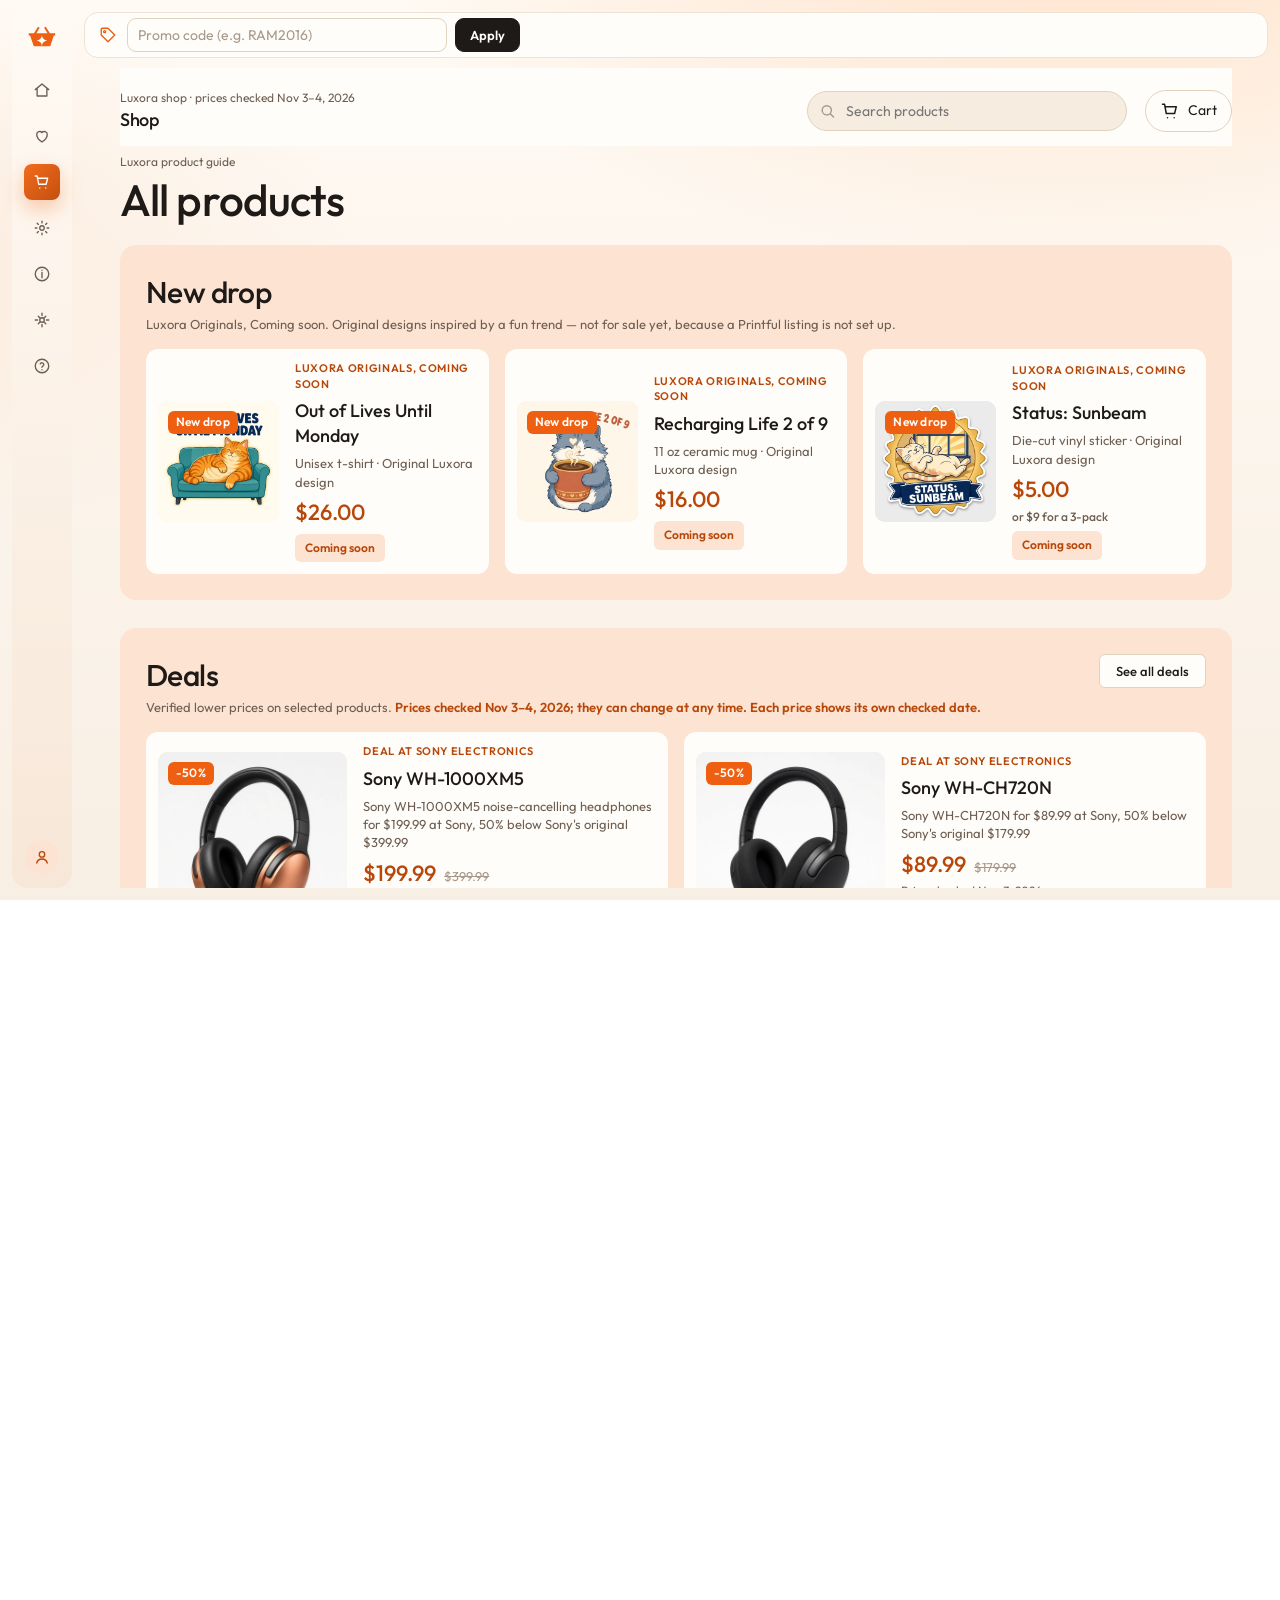
<file: shop.html>
<!doctype html>
<html lang="en"><head><meta charset="utf-8"><title>Shop - Luxora</title>
<meta name="viewport" content="width=device-width, initial-scale=1, viewport-fit=cover">
<meta http-equiv="refresh" content="0; url=app.html#/shop"><link rel="canonical" href="app.html">
<script>var h=location.hash,q=new URLSearchParams(location.search),t='#/shop';
if(h==='#cart'||h==='#checkout')t='#/cart';else if(/^#\/p\//.test(h))t='#/shop/'+h.slice(2);else if(q.get('cat'))t='#/shop?cat='+encodeURIComponent(q.get('cat'));
location.replace('app.html'+t);</script></head>
<body><p><a href="app.html#/shop">Continue to Luxora</a></p></body></html>
</file>
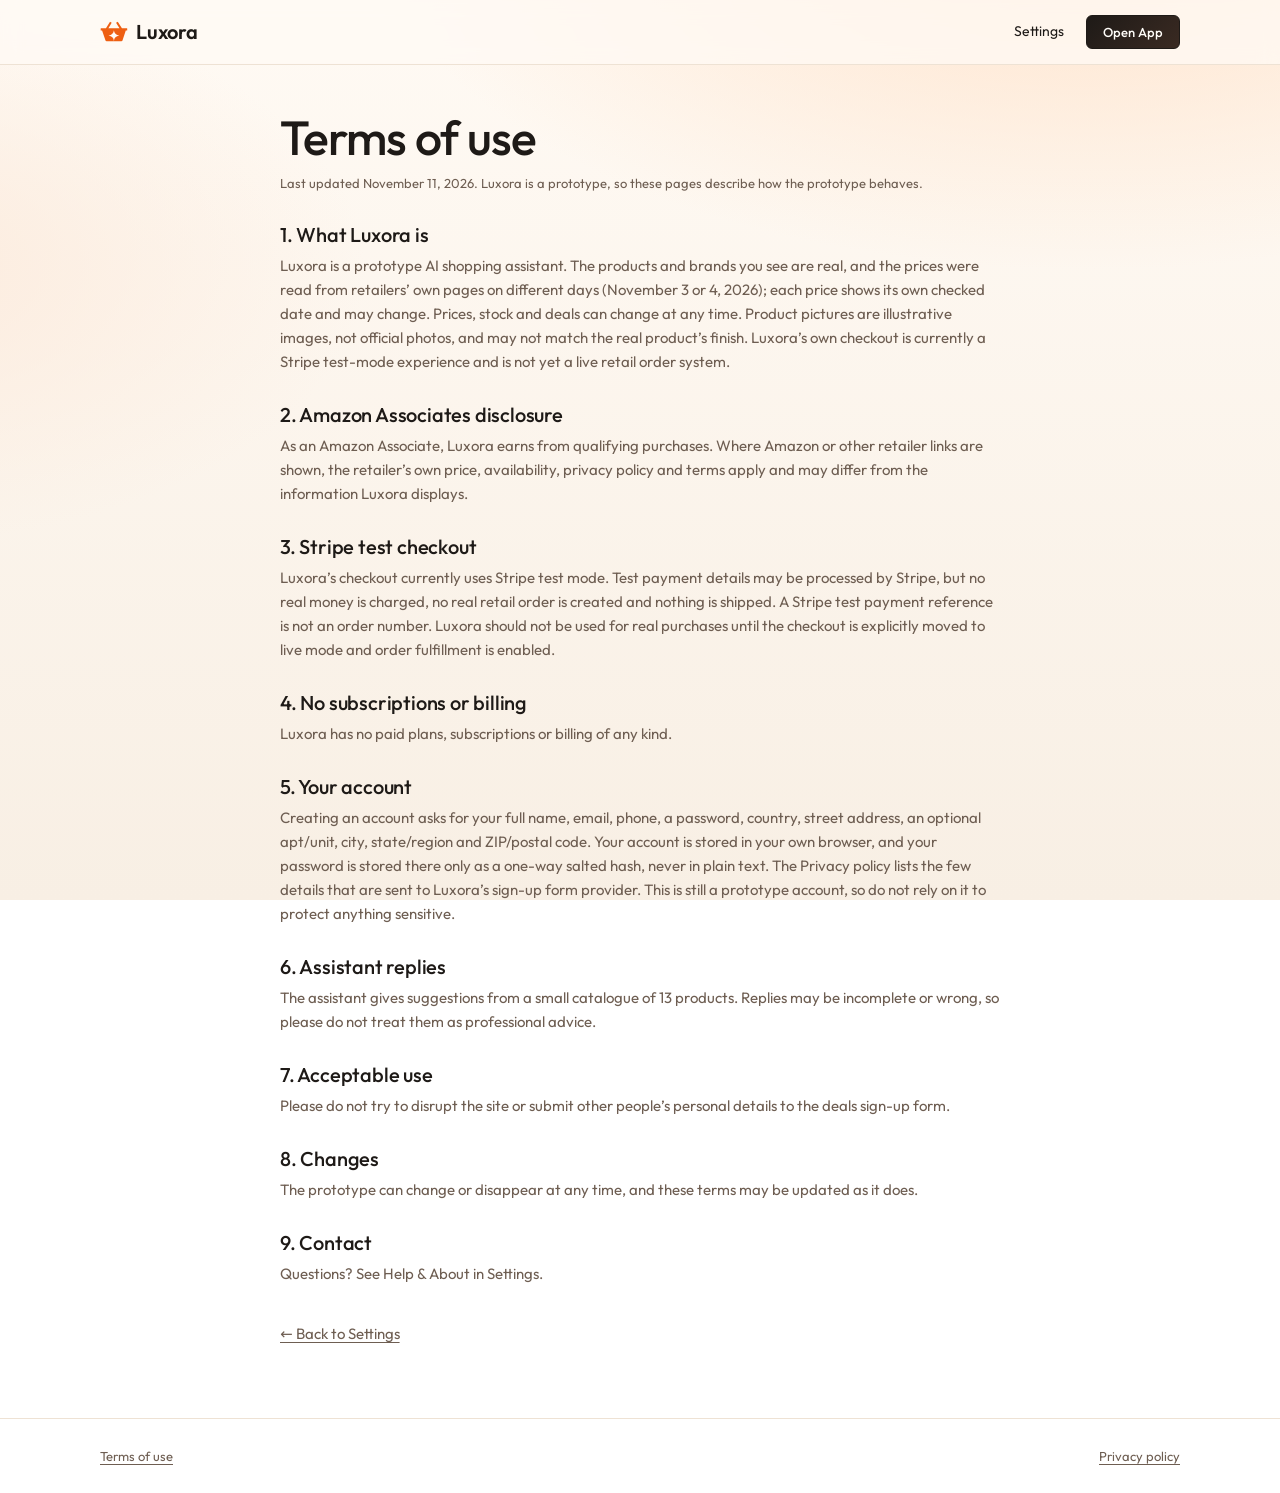
<file: terms.html>
<!doctype html>
<html lang="en">
<head>
  <meta charset="utf-8">
  <meta name="viewport" content="width=device-width, initial-scale=1, viewport-fit=cover">
  <title>Terms of use - Luxora</title>
  <link rel="icon" href="assets/logo.svg" type="image/svg+xml">
  <script src="js/theme.js?v=gauth20261105"></script>
  <link rel="stylesheet" href="css/palette.css?v=gauth20261105">
  <link rel="stylesheet" href="css/base.css?v=gauth20261105">
  <link rel="stylesheet" href="css/landing.css?v=gauth20261105">
  <link rel="stylesheet" href="css/legal.css?v=gauth20261105">
  <link rel="stylesheet" href="css/warm.css?v=gauth20261105">
</head>
<body>
<header class="nav"><div class="wrap nav__in legal__nav">
  <a href="index.html" class="logo" aria-label="Luxora home"><span data-logo class="logo__mark"></span>Luxora</a>
  <div class="nav__cta"><a href="app.html#/settings" class="nav__signin">Settings</a><a href="app.html" class="btn btn--sm">Open App</a></div>
</div></header>
<main class="legal wrap">
  <h1>Terms of use</h1>
  <p class="legal__meta">Last updated November 11, 2026. Luxora is a prototype, so these pages describe how the prototype behaves.</p>
  <h2>1. What Luxora is</h2>
  <p>Luxora is a prototype AI shopping assistant. The products and brands you see are real, and the prices were read from retailers&rsquo; own pages on different days (November 3 or 4, 2026); each price shows its own checked date and may change. Prices, stock and deals can change at any time. Product pictures are illustrative images, not official photos, and may not match the real product&rsquo;s finish. Luxora&rsquo;s own checkout is currently a Stripe test-mode experience and is not yet a live retail order system.</p>
  <h2>2. Amazon Associates disclosure</h2>
  <p>As an Amazon Associate, Luxora earns from qualifying purchases. Where Amazon or other retailer links are shown, the retailer&rsquo;s own price, availability, privacy policy and terms apply and may differ from the information Luxora displays.</p>
  <h2>3. Stripe test checkout</h2>
  <p>Luxora&rsquo;s checkout currently uses Stripe test mode. Test payment details may be processed by Stripe, but no real money is charged, no real retail order is created and nothing is shipped. A Stripe test payment reference is not an order number. Luxora should not be used for real purchases until the checkout is explicitly moved to live mode and order fulfillment is enabled.</p>
  <h2>4. No subscriptions or billing</h2>
  <p>Luxora has no paid plans, subscriptions or billing of any kind.</p>
  <h2>5. Your account</h2>
  <p>Creating an account asks for your full name, email, phone, a password, country, street address, an optional apt/unit, city, state/region and ZIP/postal code. Your account is stored in your own browser, and your password is stored there only as a one-way salted hash, never in plain text. The Privacy policy lists the few details that are sent to Luxora&rsquo;s sign-up form provider. This is still a prototype account, so do not rely on it to protect anything sensitive.</p>
  <h2>6. Assistant replies</h2>
  <p>The assistant gives suggestions from a small catalogue of 13 products. Replies may be incomplete or wrong, so please do not treat them as professional advice.</p>
  <h2>7. Acceptable use</h2>
  <p>Please do not try to disrupt the site or submit other people&rsquo;s personal details to the deals sign-up form.</p>
  <h2>8. Changes</h2>
  <p>The prototype can change or disappear at any time, and these terms may be updated as it does.</p>
  <h2>9. Contact</h2>
  <p>Questions? See Help &amp; About in Settings.</p>
  <p class="legal__back"><a href="app.html#/settings">&#8592; Back to Settings</a></p>
</main>
<footer class="foot"><div class="wrap foot__in"><a href="terms.html">Terms of use</a><a href="privacy.html">Privacy policy</a></div></footer>
<script src="js/art.js?v=gauth20261105"></script>
<script src="js/i18n.js?v=735dfdc6c0"></script>
</body>
</html>
</file>
<file: css/palette.css>
/* Luxora palette - the ONLY place raw colors live. Every other file uses var(--token). */
:root {
  /* neutrals (from the reference: white / light-gray surfaces, near-black ink) */
  --white: #FFFFFF;
  --gray-50: #F4F4F4;      /* soft fills, chips, bubbles */
  --page: #F4F4F4;         /* app page background behind the cards */
  --gray-100: #EBEBEB;     /* hairlines, chips */
  --gray-200: #DCDCDC;     /* borders */
  --gray-400: #A3A3A3;     /* placeholder text, disabled */
  --gray-600: #6B6B6B;     /* secondary text */
  --black: #111111;        /* primary ink + buttons */

  /* accent */
  --orange: #F26B1D;
  --orange-soft: #FDE7DA;
  --orange-deep: #C4500F;

  /* translucent helpers */
  --shadow: rgba(17, 17, 17, 0.10);
  --scrim: rgba(17, 17, 17, 0.45);

  /* product illustration tones (copper / silver / dark titanium) */
  --copper-hi: #FFCFA0;
  --copper: #F28B3D;
  --copper-lo: #A94A10;
  --silver-hi: #FFFFFF;
  --silver: #CFCFCF;
  --silver-lo: #6E6E6E;
  --dark-hi: #8A5A48;
  --dark: #3B211B;
  --dark-lo: #160B09;
  --screen: #1B1B1B;
  --glow: #FFE2C4;
}

/* Dark appearance (Settings > Appearance). Same token names, dark values: the only place dark colours live. */
:root[data-theme="dark"] {
  color-scheme: dark;
  --white: #181818;        /* card / surface */
  --page: #0D0D0D;
  --gray-50: #242424;
  --gray-100: #2D2D2D;
  --gray-200: #3C3C3C;
  --gray-400: #7E7E7E;
  --gray-600: #ABABAB;
  --black: #F3F3F3;        /* primary ink + buttons */
  --orange-soft: #3B2314;
  --orange-deep: #FF9D5E;
  --shadow: rgba(0, 0, 0, 0.55);
  --scrim: rgba(0, 0, 0, 0.7);
}

/* Warm light theme (PAINTER mocks, approved): cream/ivory, charcoal ink, deeper orange */
:root:not([data-theme="dark"]) {--white:#FFFDF9;--page:#F8F0E6;--gray-50:#F6ECE0;--gray-100:#EEE2D4;--gray-200:#E2D2C0;--gray-400:#A8988A;--gray-600:#6E5E52;--black:#1E1A17;--orange:#EE5F12;--orange-soft:#FCE3D2;--orange-deep:#B8470A;--shadow:rgba(120,60,20,.16);--scrim:rgba(40,24,14,.42)}
</file>
<file: css/base.css>
@font-face { font-family: "Outfit"; src: url("../fonts/outfit.woff2") format("woff2"); font-weight: 100 900; font-display: swap; }
*, *::before, *::after { box-sizing: border-box; }
html { scroll-behavior: smooth; }
body { margin: 0; font-family: "Outfit", system-ui, -apple-system, "Segoe UI", sans-serif; color: var(--black); background: var(--white); -webkit-font-smoothing: antialiased; line-height: 1.4; }
img, svg { display: block; max-width: 100%; }
a { color: inherit; text-decoration: none; }
button, input, select { font: inherit; color: inherit; }
button { cursor: pointer; }
h1, h2, h3, p { margin: 0; }
[hidden] { display: none !important; }
.sr-only { position: absolute; width: 1px; height: 1px; overflow: hidden; clip: rect(0 0 0 0); white-space: nowrap; }
:focus-visible { outline: 2px solid var(--orange); outline-offset: 2px; }

.btn { display: inline-flex; align-items: center; justify-content: center; gap: 8px; height: 44px; padding: 0 22px; border-radius: 6px; border: 1px solid var(--black); background: var(--black); color: var(--white); font-weight: 500; font-size: 15px; transition: transform .15s, background .15s; }
.btn:hover { transform: translateY(-1px); }
.btn--ghost { background: var(--white); color: var(--black); border-color: var(--gray-200); }
.btn--sm { height: 34px; padding: 0 16px; font-size: 13px; }

.logo { display: inline-flex; align-items: center; gap: 8px; font-weight: 600; font-size: 20px; letter-spacing: -.01em; }
.logo svg { width: 28px; height: 22px; color: var(--orange); }
.logo--black svg { color: var(--black); }
.sparkle { color: var(--orange); }

/* product photos: square studio shots on a light background, shown as rounded tiles */
.pimg { display: block; height: 100%; width: auto; aspect-ratio: 1 / 1; object-fit: cover; border-radius: 8px; background: var(--gray-50); }
[data-art], .card__art, .car__art, .line__img, .line__art { display: flex; justify-content: center; align-items: center; }

/* email sign-up (js/signup.js) */
.signup { display: grid; gap: 14px; background: var(--gray-50); border-radius: 16px; padding: clamp(20px, 3vw, 32px); }
.signup h3 { font-size: clamp(20px, 2.4vw, 26px); font-weight: 500; letter-spacing: -.02em; }
.signup__copy p { color: var(--gray-600); font-size: 14px; margin-top: 4px; }
.signup__fields { display: grid; grid-template-columns: minmax(0, 1fr) minmax(0, 1.2fr) auto; gap: 12px; align-items: end; }
.signup__f { display: grid; gap: 6px; font-size: 13px; font-weight: 500; } .signup__f i { font-style: normal; color: var(--gray-400); font-weight: 400; }
.signup__f input { height: 46px; border: 1px solid var(--gray-200); border-radius: 8px; padding: 0 14px; font-size: 14px; background: var(--white); outline: 0; min-width: 0; }
.signup__f input:focus { border-color: var(--black); }
.signup__btn { height: 46px; }
.signup__btn:disabled { opacity: .6; cursor: progress; transform: none; }
.signup__hp { position: absolute; left: -9999px; width: 1px; height: 1px; opacity: 0; }
.signup__opt { display: flex; align-items: flex-start; gap: 10px; font-size: 14px; cursor: pointer; } .signup__opt input { width: 18px; height: 18px; margin-top: 1px; accent-color: var(--black); flex: none; }
.signup__fine { font-size: 12px; color: var(--gray-600); }
.signup__msg { font-size: 14px; border-radius: 8px; padding: 10px 14px; }
.signup__msg--err { background: var(--orange-soft); color: var(--orange-deep); }
.signup__msg[hidden] { display: none; }
.signup__done { display: flex; align-items: center; gap: 16px; } .signup__done p { color: var(--gray-600); font-size: 14px; margin-top: 2px; }
.signup__tick { width: 44px; height: 44px; border-radius: 50%; background: var(--orange); color: var(--white); display: grid; place-items: center; font-size: 20px; flex: none; }
.signup--card { border: 1px solid var(--gray-100); background: var(--white); }
.signup--card .signup__fields { grid-template-columns: minmax(0, 1fr) minmax(0, 1fr); } .signup--card .signup__btn { grid-column: 1 / -1; }
@media (max-width: 760px) { .signup__fields { grid-template-columns: 1fr; } }

/* sign-in dialog (js/auth.js) */
dialog.auth { border: 0; border-radius: 16px; padding: 32px 28px 24px; width: min(400px, calc(100vw - 32px)); box-shadow: 0 24px 64px var(--shadow); color: var(--black); background: var(--white); position: fixed; margin: auto; }
dialog.auth::backdrop { background: var(--scrim); }
.auth__x { position: absolute; top: 12px; right: 12px; width: 32px; height: 32px; border-radius: 8px; border: 1px solid var(--gray-200); background: var(--white); font-size: 12px; display: grid; place-items: center; }
.auth__x:hover { background: var(--gray-50); }
.auth__logo { display: block; width: 40px; color: var(--orange); margin-bottom: 14px; }
.auth__avatar { width: 52px; height: 52px; border-radius: 50%; background: var(--orange-soft); color: var(--orange-deep); display: grid; place-items: center; font-size: 22px; font-weight: 600; margin-bottom: 14px; }
dialog.auth h2 { font-size: 24px; letter-spacing: -.02em; line-height: 1.15; }
.auth__lead { margin-top: 8px; color: var(--gray-600); font-size: 14px; overflow-wrap: anywhere; }
dialog.auth form { display: grid; gap: 6px; margin-top: 18px; }
dialog.auth label { display: grid; gap: 6px; font-size: 13px; font-weight: 500; margin-top: 8px; }
dialog.auth input { height: 46px; border: 1px solid var(--gray-200); border-radius: 8px; padding: 0 14px; font-size: 15px; background: var(--white); outline: 0; min-width: 0; }
dialog.auth input:focus { border-color: var(--black); }
dialog.auth input[aria-invalid=true] { border-color: var(--orange-deep); }
.auth__err { font-size: 13px; color: var(--orange-deep); }
.auth__err[hidden] { display: none; }
.auth__go { width: 100%; height: 46px; margin-top: 14px; }
.auth__fine { margin-top: 12px; font-size: 12px; color: var(--gray-600); }
.auth__btns { display: flex; gap: 10px; margin-top: 18px; } .auth__btns .btn { flex: 1; }
/* sign-up: location fields, password hint, sign-in/sign-up switch */
dialog.auth { max-height: calc(100dvh - 32px); overflow-y: auto; }
dialog.auth select { height: 46px; border: 1px solid var(--gray-200); border-radius: 8px; padding: 0 12px; font-size: 15px; background: var(--white); color: var(--black); min-width: 0; width: 100%; }
dialog.auth select:focus { border-color: var(--black); outline: 0; }
dialog.auth select[aria-invalid=true] { border-color: var(--orange-deep); }
.auth__loc { border: 0; padding: 0; margin: 10px 0 0; min-width: 0; display: grid; gap: 6px; }
.auth__loc legend { font-size: 14px; font-weight: 600; padding: 0; margin-bottom: 2px; }
.auth__row { display: grid; grid-template-columns: 1fr 1fr; gap: 10px; } .auth__row > div { min-width: 0; display: grid; gap: 6px; }
@media (max-width: 360px) { .auth__row { grid-template-columns: 1fr; } }
.auth__hint { font-size: 12px; color: var(--gray-600); }
.auth__swap { margin-top: 14px; font-size: 13px; color: var(--gray-600); text-align: center; }
.auth__link { border: 0; background: none; padding: 0; font: inherit; font-weight: 600; color: var(--black); text-decoration: underline; text-underline-offset: 2px; cursor: pointer; }
/* iPhone: Safari zooms into any field under 16px and stays zoomed. Keep every field at >= 16px on phones/tablets
   (pinch-zoom stays available for accessibility; no maximum-scale). */
@media (max-width: 1024px), (pointer: coarse) {
  input, textarea, select, [contenteditable] { font-size: 16px !important; }
}
.auth__google { width: 100%; height: 46px; margin-top: 14px; display: inline-flex; align-items: center; justify-content: center; gap: 10px; }
.auth__google[disabled] { opacity: .6; cursor: progress; }
.auth__or { display: flex; align-items: center; gap: 12px; margin: 14px 0 2px; font-size: 12px; color: var(--gray-600); }
.auth__or::before, .auth__or::after { content: ""; flex: 1; height: 1px; background: var(--gray-200); }
dialog.auth input[readonly] { background: var(--gray-100, #f3f3f3); color: var(--gray-600); }
</file>
<file: css/app.css>
html, body { height: 100%; }
body { background: var(--page); overflow: hidden; }
[data-logo] { display: inline-flex; } [data-logo] svg { width: 100%; height: auto; }
.shell { height: 100vh; height: 100dvh; display: grid; grid-template-columns: 76px minmax(0, 1fr); gap: 16px; padding: 16px; }
.stage { position: relative; min-width: 0; min-height: 0; height: 100%; }
.view[hidden] { display: none !important; }
.view--assistant { height: 100%; display: grid; grid-template-columns: minmax(0, 3fr) minmax(400px, 2fr); gap: 16px; min-height: 0; }
.view--page { height: 100%; overflow-y: auto; background: var(--white); border-radius: 14px; padding: 0 clamp(18px, 3vw, 36px); }

/* rail */
.rail { background: var(--white); border-radius: 14px; display: flex; flex-direction: column; align-items: center; padding: 16px 0; gap: 22px; }
.rail__logo { width: 28px; color: var(--orange); display: block; }
.rail__nav { display: flex; flex-direction: column; gap: 10px; }
.rail__btn { position: relative; width: 40px; height: 40px; border-radius: 8px; border: 0; background: transparent; display: grid; place-items: center; color: var(--gray-600); }
.rail__btn svg { width: 20px; height: 20px; fill: none; stroke: currentColor; stroke-width: 1.8; stroke-linecap: round; stroke-linejoin: round; }
.rail__btn:hover { background: var(--gray-50); }
.rail__btn.on { background: var(--black); color: var(--white); }
.rail__btn .badge { position: absolute; top: 3px; right: 2px; min-width: 16px; height: 16px; padding: 0 4px; border-radius: 8px; background: var(--orange); color: var(--white); font-size: 10px; font-weight: 600; display: grid; place-items: center; }
.rail__btn .badge[hidden] { display: none; }
.rail__bottom { margin-top: auto; }
.avatar { width: 34px; height: 34px; border-radius: 50%; background: var(--orange-soft); color: var(--orange-deep); display: grid; place-items: center; font-weight: 600; font-size: 14px; }

/* chat */
.chat { background: var(--white); border-radius: 14px; display: flex; flex-direction: column; min-height: 0; padding: 0 28px 20px; }
.feed { flex: 1; min-height: 0; overflow-y: auto; padding: 8px 4px 16px; display: flex; flex-direction: column; gap: 18px; scroll-behavior: smooth; }

@keyframes in { from { opacity: 0; transform: translateY(6px); } to { opacity: 1; transform: none; } }
.typing { display: inline-flex; gap: 4px; padding: 6px 0; } .typing i { width: 7px; height: 7px; border-radius: 50%; background: var(--gray-400); animation: blink 1s infinite; } .typing i:nth-child(2) { animation-delay: .15s; } .typing i:nth-child(3) { animation-delay: .3s; }
@keyframes blink { 0%, 80%, 100% { opacity: .3; } 40% { opacity: 1; } }


/* panel */
.panel { background: var(--white); border-radius: 14px; padding: 28px; overflow-y: auto; display: flex; flex-direction: column; gap: 18px; min-height: 0; }
.panel > * { flex: none; }
.panel__title { font-size: 15px; font-weight: 500; }
.panel .car { position: relative; height: clamp(220px, 36vh, 360px); }
.panel .car__art { height: 100%; width: 100%; }
.panel .car__art .pimg { border-radius: 14px; }
.panel .car__btn { position: absolute; top: 50%; transform: translateY(-50%); z-index: 2; width: 38px; height: 38px; border-radius: 50%; border: 1px solid var(--gray-200); background: var(--white); color: var(--black); font-size: 22px; line-height: 1; display: grid; place-items: center; padding: 0 0 3px; box-shadow: 0 4px 12px var(--shadow); }
.panel .car__btn:hover { background: var(--black); color: var(--white); border-color: var(--black); }
.panel .car__btn--prev { left: 0; }
.panel .car__btn--next { right: 0; }
.panel .dots { display: flex; gap: 6px; justify-content: center; margin-top: -4px; }
.panel .dots button { width: 8px; height: 8px; border: 0; padding: 0; border-radius: 4px; background: var(--gray-200); display: block; cursor: pointer; transition: width .2s, background .2s; }
.panel .dots button.on { background: var(--orange); width: 22px; }
.panel .prod__top { display: flex; justify-content: space-between; align-items: flex-start; gap: 16px; }
.panel .store { font-size: 18px; font-weight: 700; letter-spacing: -.03em; }
.panel .prod__name { font-size: 26px; font-weight: 500; line-height: 1.15; margin-top: 2px; }
.panel .prod__price { font-size: 28px; font-weight: 500; white-space: nowrap; }
.panel .prod__price sup { font-size: 13px; margin-right: 2px; color: var(--gray-600); vertical-align: super; }
.panel .stars { color: var(--orange); font-size: 13px; letter-spacing: 1px; margin-top: 6px; }
.panel .stars span { color: var(--gray-600); letter-spacing: 0; margin-left: 6px; }
.panel .opts { display: grid; grid-template-columns: minmax(0, 1fr) auto; gap: 24px; align-items: start; }
.panel .field { display: grid; gap: 10px; font-size: 14px; align-content: start; }
.panel .field .lbl { font-weight: 500; }
.panel .kit { display: flex; justify-content: space-between; align-items: center; border: 1px solid var(--gray-200); border-radius: 8px; padding: 0 14px; height: 42px; font-size: 13px; background: var(--white); text-align: left; width: 100%; }
.panel .kit .tick { width: 16px; height: 16px; border-radius: 50%; background: var(--black); color: var(--white); font-size: 10px; display: grid; place-items: center; }
.panel .kit .tick.off { background: var(--gray-100); color: transparent; }
.panel select { appearance: none; width: 100%; height: 42px; border: 1px solid var(--gray-200); border-radius: 8px; padding: 0 14px; font-size: 13px; background: var(--white); color: var(--black); }
.panel .sw { display: flex; gap: 12px; padding-top: 4px; }
.panel .sw button { width: 30px; height: 30px; border-radius: 50%; border: 3px solid var(--white); outline: 1px solid var(--gray-200); display: grid; place-items: center; color: var(--white); font-size: 12px; padding: 0; }
.panel .sw button.on { outline: 2px solid var(--black); }
.panel .sw .c-black { background: var(--screen); }
.panel .sw .c-orange { background: var(--orange); }
.panel .sw .c-gray { background: var(--gray-400); }
.panel .buy { display: grid; grid-template-columns: auto minmax(0, 1fr) 46px; gap: 12px; height: 46px; }
.panel .qty { display: flex; align-items: center; border: 1px solid var(--gray-200); border-radius: 8px; }
.panel .qty button { width: 36px; height: 100%; border: 0; background: none; font-size: 17px; }
.panel .qty span { min-width: 26px; text-align: center; font-size: 14px; }
.panel .add { border: 1px solid var(--gray-200); background: var(--white); border-radius: 8px; font-size: 14px; }
.panel .add:hover { border-color: var(--black); }
.panel .heart { border: 1px solid var(--gray-200); background: var(--white); border-radius: 8px; display: grid; place-items: center; color: var(--black); }
.panel .heart svg { width: 18px; height: 18px; fill: none; stroke: currentColor; stroke-width: 1.8; }
.panel .heart.on { color: var(--orange); border-color: var(--orange); }
.panel .heart.on svg { fill: currentColor; }
.panel .confirm { height: 54px; min-height: 54px; padding: 0 20px; line-height: 1.2; border: 0; border-radius: 8px; background: var(--black); color: var(--white); font-size: 15px; font-weight: 500; margin-top: auto; white-space: nowrap; }
.panel .confirm:hover { background: var(--orange); }
.card__heart { position: absolute; top: 8px; right: 8px; width: 28px; height: 28px; border-radius: 50%; border: 0; background: var(--white); color: var(--gray-600); display: grid; place-items: center; box-shadow: 0 2px 6px var(--shadow); padding: 0; }
.card__heart svg { width: 15px; height: 15px; fill: none; stroke: currentColor; stroke-width: 1.9; } .card__heart.on { color: var(--orange); } .card__heart.on svg { fill: currentColor; }

/* drawer + toast */
.toast[hidden] { display: none; }
.toast { position: fixed; left: 50%; bottom: 28px; transform: translateX(-50%); background: var(--black); color: var(--white); border-radius: 8px; padding: 10px 16px; font-size: 13px; z-index: 70; animation: in .2s ease; }

/* responsive */
@media (max-width: 1180px) { .view--assistant { grid-template-columns: minmax(0, 1fr) minmax(380px, 42%); } }
@media (max-width: 980px) {
  body { overflow: auto; } html, body { height: auto; }
  .shell { display: flex; flex-direction: column; height: auto; min-height: 100dvh; padding: 10px 10px 80px; gap: 10px; }
  .stage { height: auto; } .view--assistant { display: flex; flex-direction: column; height: auto; gap: 10px; } .view--page { height: auto; overflow: visible; min-height: 70vh; }
  .chat { min-height: 70vh; padding: 0 16px 16px; }
  .feed { min-height: 360px; }
  .panel { overflow: visible; }
  .rail { position: fixed; z-index: 15; left: 10px; right: 10px; bottom: 10px; top: auto; flex-direction: row; justify-content: space-around; padding: 8px 12px; gap: 8px; box-shadow: 0 6px 24px var(--shadow); }
  .rail__nav { flex-direction: row; } .rail__bottom { margin: 0; } .rail__logo { width: 26px; }
}
@media (max-width: 560px) {
  .cols { grid-template-columns: 1fr; }
}
.toast a { color: var(--orange-soft); text-decoration: underline; }
.rail__btn { text-decoration: none; }

.rail__btn.on, .rail__btn[aria-current=page] { background: var(--black); color: var(--white); }
.rail__btn.on:hover { background: var(--black); }
.rail__btn:focus-visible { outline: 2px solid var(--orange); outline-offset: 2px; }
.toast__link { background: none; border: 0; color: var(--orange-soft); text-decoration: underline; padding: 0; font-size: inherit; }
@media (max-width: 980px) { .toast { bottom: 92px; } }

/* ===== assistant restyle (ShopAI-style chat) ===== */
.shell { grid-template-columns: 60px minmax(0, 1fr); gap: 12px; padding: 12px; }
.rail { padding: 14px 0; gap: 18px; border-radius: 16px; }
.rail__btn { width: 36px; height: 36px; border-radius: 8px; } .rail__btn svg { width: 18px; height: 18px; }
.avatar { border: 0; padding: 0; position: relative; font-family: inherit; cursor: pointer; }
.avatar .avatar__ic { width: 18px; height: 18px; fill: none; stroke: currentColor; stroke-width: 1.8; stroke-linecap: round; display: none; }
.avatar:has(.is-anon) .avatar__ic { display: block; } .avatar .is-anon { display: none; }
.avatar:hover { background: var(--gray-100); color: var(--black); }
.view--assistant { gap: 12px; grid-template-columns: minmax(0, 1fr) minmax(380px, 40%); }
.view--assistant.is-empty { grid-template-columns: minmax(0, 1fr); }
.view--assistant.is-empty .panel { display: none; }
/* product pane only after the user clicks a product in the chat; its close button shows on desktop too */
.panel #pclose { display: grid; }
.view--assistant:not(.panel-open) { grid-template-columns: minmax(0, 1fr); }
.view--assistant:not(.panel-open) .panel { display: none; }
.chat { border-radius: 16px; padding: 0 clamp(20px, 3vw, 40px) 22px; }
.panel { border-radius: 16px; }

.chat__top { display: flex; justify-content: space-between; align-items: center; height: 60px; flex: none; border-bottom: 1px solid var(--gray-100); margin: 0 calc(-1 * clamp(20px, 3vw, 40px)); padding: 0 clamp(20px, 3vw, 40px); }
.tabs { display: flex; gap: 20px; font-size: 13px; height: 100%; }
.tab { display: inline-flex; align-items: center; gap: 7px; height: 100%; color: var(--gray-400); border-bottom: 2px solid transparent; padding-top: 2px; }
.tab.on { color: var(--black); border-bottom-color: var(--black); font-weight: 500; }
.tab__ic { color: var(--orange); display: inline-flex; }
.chat__tools { display: flex; align-items: center; gap: 10px; }
.hello { font-size: 13px; color: var(--gray-600); max-width: 140px; overflow: hidden; text-overflow: ellipsis; white-space: nowrap; }
.hello[hidden] { display: none; }
.newchat { display: inline-flex; align-items: center; gap: 6px; height: 32px; padding: 0 12px; border: 1px solid var(--gray-200); background: var(--white); border-radius: 8px; font-size: 13px; }
.newchat svg { width: 14px; height: 14px; fill: none; stroke: currentColor; stroke-width: 2; stroke-linecap: round; }
.newchat:hover { border-color: var(--black); }

.feed { flex: 1; min-height: 0; overflow-y: auto; padding: 22px 2px 16px; display: flex; flex-direction: column; gap: 22px; scroll-behavior: smooth; }
.empty { margin: auto; text-align: center; display: flex; flex-direction: column; align-items: center; gap: 12px; width: min(640px, 100%); padding: 12px 0; }
.empty__logo { width: 52px; color: var(--orange); }
.empty h1 { font-size: clamp(26px, 3vw, 34px); line-height: 1.12; font-weight: 500; letter-spacing: -.025em; max-width: 440px; }
.empty p { font-size: 14px; color: var(--gray-600); max-width: 480px; }
.chips { display: grid; grid-template-columns: repeat(3, minmax(0, 1fr)); gap: 12px; margin-top: 22px; width: 100%; }
.chip { display: flex; flex-direction: column; align-items: flex-start; gap: 4px; text-align: left; padding: 14px; border: 1px solid var(--gray-100); background: var(--white); border-radius: 10px; transition: border-color .15s, transform .15s, box-shadow .15s; }
.chip__ic { width: 30px; height: 30px; border-radius: 8px; background: var(--gray-50); display: grid; place-items: center; margin-bottom: 8px; }
.chip__ic svg { width: 17px; height: 17px; fill: none; stroke: var(--black); stroke-width: 1.7; stroke-linecap: round; stroke-linejoin: round; }
.chip b { font-size: 14px; font-weight: 500; } .chip small { font-size: 12px; color: var(--gray-600); line-height: 1.35; }
.chip:hover { border-color: var(--black); transform: translateY(-1px); box-shadow: 0 6px 16px var(--shadow); }

/* conversation */
.msg--user { align-self: flex-end; background: var(--gray-50); border-radius: 12px 12px 4px 12px; padding: 11px 16px; font-size: 14px; max-width: min(78%, 520px); overflow-wrap: anywhere; line-height: 1.45; }
.msg__file { display: block; margin-top: 4px; font-size: 12px; color: var(--gray-600); }
.msg--bot { display: flex; align-items: flex-start; gap: 12px; max-width: 100%; animation: in .25s ease; }
.msg__av { flex: none; width: 28px; height: 28px; border-radius: 50%; background: var(--orange-soft); color: var(--orange); display: grid; place-items: center; }
.msg__av svg { width: 16px; height: auto; }
.msg__body { display: flex; flex-direction: column; gap: 14px; min-width: 0; flex: 1; }
.msg--bot p { font-size: 14px; color: var(--black); max-width: 560px; line-height: 1.5; }
.msg--bot .follow { color: var(--gray-600); }
.msg--bot h3 { font-size: 14px; font-weight: 600; }
.cards { display: flex; gap: 12px; overflow-x: auto; padding: 2px 2px 8px; scroll-snap-type: x proximity; }
.card { position: relative; flex: 0 0 clamp(150px, 31%, 190px); scroll-snap-align: start; border: 1px solid var(--gray-100); border-radius: 12px; padding: 10px 10px 12px; background: var(--white); text-align: left; cursor: pointer; transition: border-color .15s; }
.card:hover, .card.sel { border-color: var(--black); }
.card__art { height: 120px; margin-bottom: 8px; } .card__art .pimg { border-radius: 8px; }
.card__name { font-size: 13px; font-weight: 500; padding-right: 34px; } .card__price { font-size: 12px; color: var(--gray-600); margin-top: 2px; }
.card__add { position: absolute; right: 10px; bottom: 10px; width: 26px; height: 26px; border-radius: 6px; border: 0; background: var(--black); color: var(--white); font-size: 17px; line-height: 1; display: grid; place-items: center; padding: 0 0 2px; }
.card__add:hover { background: var(--orange); }

/* composer */
.composer { position: relative; flex: none; display: grid; grid-template-columns: minmax(0, 1fr) auto auto; grid-template-areas: "file file file" "msg msg msg" "att . send"; gap: 10px 8px; align-items: center; border: 1px solid var(--gray-200); border-radius: 14px; padding: 14px 14px 12px 18px; background: var(--white); }
.composer:focus-within { border-color: var(--black); }
.composer input#msg { grid-area: msg; border: 0; outline: 0; background: none; font-size: 14px; min-width: 0; padding: 4px 0 14px; }
.composer input#msg::placeholder { color: var(--gray-400); }
.composer__file { grid-area: file; display: inline-flex; align-items: center; gap: 8px; justify-self: start; font-size: 12px; background: var(--gray-50); border-radius: 6px; padding: 5px 6px 5px 10px; }
.composer__file[hidden] { display: none; }
.composer__file button { border: 0; background: none; font-size: 10px; width: 18px; height: 18px; border-radius: 50%; } .composer__file button:hover { background: var(--gray-100); }
.attach { grid-area: att; justify-self: start; display: inline-flex; align-items: center; gap: 7px; border: 1px solid var(--gray-100); background: var(--white); border-radius: 8px; height: 34px; padding: 0 12px; font-size: 12px; color: var(--gray-600); }
.attach svg { width: 15px; height: 15px; fill: none; stroke: currentColor; stroke-width: 1.8; stroke-linecap: round; stroke-linejoin: round; }
.attach:hover { border-color: var(--black); color: var(--black); }
.send { grid-area: send; width: 36px; height: 36px; border-radius: 8px; border: 0; background: var(--black); color: var(--white); display: grid; place-items: center; }
.send svg { width: 16px; height: 16px; fill: currentColor; }
.send:hover { background: var(--orange); }

/* recommended panel header (back/close only on phones) */
.panel__head { display: flex; align-items: center; justify-content: space-between; gap: 12px; }
.panel__back { display: none; width: 34px; height: 34px; border: 1px solid var(--gray-200); background: var(--white); border-radius: 8px; font-size: 15px; place-items: center; }
.panel .prod__name { font-size: 24px; } .panel .store { font-size: 16px; }
.panel .opts { padding-top: 4px; }

/* phone layout: chat fills the screen, product details open as a full-screen sheet */
@media (max-width: 980px) {
  .shell { padding: 8px 8px calc(76px + env(safe-area-inset-bottom, 0px)); gap: 8px; }
  .view--assistant { height: calc(100dvh - 84px - env(safe-area-inset-bottom, 0px)); display: block; }
  .rail { bottom: calc(10px + env(safe-area-inset-bottom, 0px)) !important; }
  .chat { height: 100%; min-height: 0; padding: 0 14px 12px; }
  .chat__top { height: 52px; margin: 0 -14px; padding: 0 14px; }
  .feed { min-height: 0; padding-top: 16px; }
  .newchat span, .hello { display: none; }
  .newchat { width: 32px; padding: 0; justify-content: center; }
  .panel { display: none; }
  .view--assistant.panel-open .panel { display: flex; position: fixed; inset: 0; z-index: 40; border-radius: 0; padding: 16px 18px 22px; overflow-y: auto; }
  .view--assistant.is-empty.panel-open .panel { display: none; }
  .panel__back { display: grid; }
  .panel .car { height: min(46vh, 320px); }
  .panel .prod__name { font-size: 22px; } .panel .prod__price { font-size: 22px; }
  .rail { border-radius: 16px; }
}
@media (max-width: 560px) {
  .chips { gap: 8px; margin-top: 18px; }
  .chip { padding: 10px 8px; align-items: center; text-align: center; gap: 2px; } .chip small { display: none; } .chip__ic { margin-bottom: 4px; }
  .empty h1 { font-size: 24px; } .empty p { font-size: 13px; }
  .card { flex-basis: 150px; } .card__art { height: 110px; }
  .msg--user { max-width: 88%; } .msg__av { width: 24px; height: 24px; } .msg__av svg { width: 14px; } .msg--bot { gap: 8px; }
  .composer { grid-template-columns: minmax(0, 1fr) auto auto; grid-template-areas: "file file file" "msg att send"; padding: 8px 8px 8px 14px; gap: 6px; border-radius: 12px; }
  .composer input#msg { padding: 4px 0; }
  .attach { width: 36px; height: 36px; padding: 0; justify-content: center; border: 0; } .attach span { display: none; }
}

/* message length counter */
.msgcount { position: absolute; right: 12px; top: -22px; font-size: 12px; color: var(--gray-600); background: var(--white); padding: 0 6px; border-radius: 4px; }
.msgcount.over { color: var(--orange-deep); font-weight: 500; }
.composer.is-over { border-color: var(--orange-deep); }
.send[aria-disabled=true] { opacity: .45; cursor: not-allowed; }
.sizeerr { font-size: 13px; color: var(--orange-deep); margin-top: 6px; }
select[aria-invalid=true] { border-color: var(--orange-deep) !important; }
.req { font-weight: 400; color: var(--gray-600); font-size: 12px; }

/* real-product additions: illustrative-image label, buy-at link, price note, swatches */
.card__art, .car__art { position: relative; }
.illus { position: absolute; left: 6px; bottom: 6px; z-index: 2; font-size: 10px; font-weight: 500; line-height: 1.2; letter-spacing: .02em; color: var(--gray-600); background: var(--white); border: 1px solid var(--gray-200); border-radius: 999px; padding: 2px 7px; pointer-events: none; }
.illus--static { left: 50%; transform: translateX(-50%); bottom: 8px; position: absolute; }
.pnote { font-size: 12px; color: var(--gray-600); margin-top: 2px; }
.onote { font-size: 12px; color: var(--gray-600); line-height: 1.45; margin: 6px 0 0; }
.buyat { display: flex; flex-wrap: wrap; align-items: center; gap: 6px 12px; margin: 8px 0 2px; }
.buyat__alt { font-size: 12px; color: var(--gray-600); text-decoration: underline; text-underline-offset: 2px; }
.buyat__alt:hover { color: var(--black); }
.buyat__btn { font-size: 13px; }
.prod__price small, .price small.from { font-size: 12px; font-weight: 500; color: var(--gray-600); }
.prod__price .was { font-size: 13px; font-weight: 400; color: var(--gray-400); }
.dealnote__src { display: block; font-size: 12px; color: var(--gray-600); margin-top: 2px; }
.dealnote__src a { color: inherit; text-decoration: underline; }
.panel .sw .c-silver, #viewShop .sw .c-silver, #drawer .dot.c-silver, #viewSaved .dot.c-silver { background: var(--silver); }
.panel .sw .c-white, #viewShop .sw .c-white, #drawer .dot.c-white, #viewSaved .dot.c-white { background: var(--silver-hi); box-shadow: inset 0 0 0 1px var(--gray-400); }
.panel .sw .c-standard, #viewShop .sw .c-standard, #drawer .dot.c-standard, #viewSaved .dot.c-standard { background: var(--gray-200); }
#viewShop .gallery__main, .car__art { position: relative; }

/* Amazon Associates links + disclosure */
.pcard__amz { display: block; margin: 8px 0 0; font-size: 12px; font-weight: 600; color: var(--gray-600); text-decoration: underline; text-underline-offset: 2px; }
.pcard__amz:hover, .card__amz:hover { color: var(--black); }
.card__amz { display: block; margin-top: 4px; font-size: 11px; font-weight: 600; color: var(--gray-600); text-decoration: underline; text-underline-offset: 2px; position: relative; z-index: 2; margin-right: 34px; }
.amzdisc { font-size: 11px; line-height: 1.4; color: var(--gray-600); margin: 6px 0 0; text-align: center; }
.onote.amzdisc { text-align: left; font-size: 12px; }
.btn--amz { white-space: normal; height: auto; min-height: 32px; padding-top: 5px; padding-bottom: 5px; line-height: 1.15; text-align: center; flex-wrap: wrap; justify-content: center; }
.btn--amz .amzhint { margin-left: 4px; }
/* "Buy now" goes to Amazon: small honest hint */
.amzhint { display: inline-block; margin-left: 6px; font-size: .78em; font-weight: 500; color: var(--gray-600); }
.btn .amzhint { color: inherit; opacity: .8; }
.panel .sw .c-midnight, #viewShop .sw .c-midnight, #drawer .dot.c-midnight, #viewSaved .dot.c-midnight { background: var(--screen); }
</file>
<file: css/views.css>
/* Luxora app views: shop + saved, scoped so they live inside app.html next to the assistant. Derived from the former shop.css/saved.css (scoped with scripts/scope-css.py) */

.btn--lg { height: 50px; padding: 0 26px; font-size: 15px; }
.btn--orange { background: var(--orange); border-color: var(--orange); }
.btn--orange:hover { background: var(--orange-deep); border-color: var(--orange-deep); }

/* shop view */
#viewShop .shop { padding: 32px 0 72px; }
#viewShop .eyebrow { font-size: 12px; color: var(--gray-600); margin-bottom: 6px; }
#viewShop h1 { font-size: clamp(30px, 4vw, 44px); font-weight: 500; letter-spacing: -.02em; line-height: 1.05; }
#viewShop .shop__head { margin-bottom: 22px; }
#viewShop .toolbar { display: flex; justify-content: space-between; align-items: center; gap: 16px; flex-wrap: wrap; padding: 14px 0; border-block: 1px solid var(--gray-100); margin-bottom: 26px; }
#viewShop .cats { display: flex; gap: 8px; flex-wrap: wrap; }
#viewShop .cat { border: 1px solid var(--gray-200); background: var(--white); border-radius: 20px; height: 38px; padding: 0 16px; font-size: 14px; display: inline-flex; align-items: center; gap: 8px; }
#viewShop .cat small { color: var(--gray-400); font-size: 12px; }
#viewShop .cat:hover { border-color: var(--black); }
#viewShop .cat.on { background: var(--black); border-color: var(--black); color: var(--white); }
#viewShop .cat.on small { color: var(--gray-200); }
#viewShop .toolbar__r { display: flex; align-items: center; gap: 16px; }
#viewShop .count { font-size: 13px; color: var(--gray-600); }
#viewShop .sort select { appearance: none; height: 38px; border: 1px solid var(--gray-200); border-radius: 8px; padding: 0 34px 0 14px; font-size: 14px; background: var(--white) ; cursor: pointer; }
#viewShop .grid { display: grid; grid-template-columns: repeat(4, minmax(0, 1fr)); gap: 22px; }
#viewShop .pcard { position: relative; display: flex; flex-direction: column; }
#viewShop .pcard__img { position: relative; display: block; aspect-ratio: 1 / 1; border-radius: 12px; overflow: hidden; background: var(--gray-50); }
#viewShop .pcard__img .a,
#viewShop .pcard__img .b { position: absolute; inset: 0; display: block; transition: opacity .25s; }
#viewShop .pcard__img .b { opacity: 0; }
#viewShop .pcard__img .pimg { width: 100%; height: 100%; border-radius: 0; }
#viewShop .pcard:hover .pcard__img .b { opacity: 1; }
#viewShop .pcard__heart { position: absolute; top: 10px; right: 10px; width: 36px; height: 36px; border-radius: 50%; border: 0; background: var(--white); color: var(--gray-600); display: grid; place-items: center; box-shadow: 0 2px 8px var(--shadow); padding: 0; }
#viewShop .pcard__heart svg,
#viewShop .heartbtn svg { width: 18px; height: 18px; fill: none; stroke: currentColor; stroke-width: 1.9; }
#viewShop .pcard__heart:hover { color: var(--black); }
#viewShop .pcard__heart.on,
#viewShop .heartbtn.on { color: var(--orange); }
#viewShop .pcard__heart.on svg,
#viewShop .heartbtn.on svg { fill: currentColor; }
#viewShop .pcard__body { padding: 14px 2px 0; display: flex; flex-direction: column; gap: 4px; flex: 1; }
#viewShop .pcard__store, #drawer .pcard__store { font-size: 12px; font-weight: 700; letter-spacing: -.02em; }
#viewShop .pcard h3 { font-size: 17px; font-weight: 500; }
#viewShop .pcard h3 a:hover { color: var(--orange-deep); }
#viewShop .rate { font-size: 12px; color: var(--gray-600); }
#viewShop .stars { color: var(--orange); letter-spacing: 1px; }
#viewShop .pcard__foot { margin-top: auto; padding-top: 12px; display: flex; justify-content: space-between; align-items: center; gap: 8px; }
#viewShop .pcard__foot strong { font-size: 18px; font-weight: 500; }
#viewShop .none, #drawer .none { grid-column: 1 / -1; text-align: center; padding: 56px 16px; display: grid; justify-items: center; gap: 8px; }
#viewShop .none h3, #drawer .none h3 { font-size: 22px; font-weight: 500; }
#viewShop .none p, #drawer .none p { color: var(--gray-600); font-size: 14px; margin-bottom: 8px; }
#viewShop .crumbs { font-size: 13px; color: var(--gray-600); margin-bottom: 22px; }
#viewShop .crumbs a:hover { color: var(--black); text-decoration: underline; }
#viewShop .crumbs span { color: var(--black); }
#viewShop .detail { display: grid; grid-template-columns: minmax(0, 1.1fr) minmax(0, 1fr); gap: 56px; align-items: start; }
#viewShop .gallery__main { aspect-ratio: 1 / 1; border-radius: 16px; overflow: hidden; background: var(--gray-50); }
#viewShop .gallery__main .pimg { border-radius: 0; width: 100%; height: 100%; }
#viewShop .gallery__thumbs { display: grid; grid-template-columns: repeat(3, 1fr); gap: 12px; margin-top: 12px; }
#viewShop .gallery__thumbs button { padding: 0; border: 2px solid transparent; border-radius: 10px; background: var(--gray-50); overflow: hidden; aspect-ratio: 1; }
#viewShop .gallery__thumbs button.on { border-color: var(--black); }
#viewShop .gallery__thumbs .pimg { border-radius: 0; width: 100%; height: 100%; }
#viewShop .info { display: grid; gap: 14px; }
#viewShop .info h1 { font-size: clamp(30px, 3.4vw, 40px); }
#viewShop .price { font-size: 32px; font-weight: 500; }
#viewShop .desc { color: var(--gray-600); font-size: 15px; line-height: 1.55; }
#viewShop .opt { display: grid; gap: 8px; }
#viewShop .lbl { font-size: 14px; font-weight: 500; }
#viewShop .lbl b { font-weight: 400; color: var(--gray-600); }
#viewShop .opt select { appearance: none; width: 100%; max-width: 320px; height: 46px; border: 1px solid var(--gray-200); border-radius: 8px; padding: 0 14px; font-size: 14px; background: var(--white); }
#viewShop .sw { display: flex; gap: 12px; }
#viewShop .sw button { width: 34px; height: 34px; border-radius: 50%; border: 3px solid var(--white); outline: 1px solid var(--gray-200); color: var(--white); font-size: 13px; padding: 0; display: grid; place-items: center; }
#viewShop .sw button.on { outline: 2px solid var(--black); }
#viewShop .sw .c-black { background: var(--screen); }
#viewShop .sw .c-orange { background: var(--orange); }
#viewShop .sw .c-gray { background: var(--gray-400); }
#viewShop .qty, #drawer .qty { display: inline-flex; align-items: center; border: 1px solid var(--gray-200); border-radius: 8px; width: fit-content; }
#viewShop .qty button, #drawer .qty button { width: 40px; height: 40px; border: 0; background: none; font-size: 18px; border-radius: 8px; }
#viewShop .qty button:hover, #drawer .qty button:hover { background: var(--gray-50); }
#viewShop .qty span, #drawer .qty span { min-width: 30px; text-align: center; font-size: 15px; }
#viewShop .buyrow { display: flex; gap: 12px; flex-wrap: wrap; margin-top: 6px; }
#viewShop .buyrow .btn { flex: 1; min-width: 140px; }
#viewShop .heartbtn { width: 50px; height: 50px; border-radius: 8px; border: 1px solid var(--gray-200); background: var(--white); display: grid; place-items: center; color: var(--black); }
#viewShop .heartbtn.on { border-color: var(--orange); }
#viewShop .perks { list-style: none; margin: 8px 0 0; padding: 16px 0 0; border-top: 1px solid var(--gray-100); display: grid; gap: 8px; font-size: 13px; color: var(--gray-600); }
#viewShop .perks li::before { content: "\2726  "; color: var(--orange); }
#viewShop .rel__t { margin: 72px 0 22px; font-size: 26px; font-weight: 500; }

/* cart drawer */
#drawer { position: fixed; inset: 0; z-index: 40; }
#drawer[hidden] { display: none; }
.drawer__scrim { position: absolute; inset: 0; background: var(--scrim); }
.drawer__box { position: absolute; top: 0; right: 0; bottom: 0; width: min(440px, 100%); background: var(--white); display: flex; flex-direction: column; animation: slide .22s ease; }
@keyframes slide { from { transform: translateX(30px); opacity: 0; } to { transform: none; opacity: 1; } }
.drawer__head { display: flex; justify-content: space-between; align-items: center; padding: 20px 24px; border-bottom: 1px solid var(--gray-100); }
.drawer__head h2 { font-size: 22px; font-weight: 500; }
.drawer__head span { color: var(--gray-600); font-size: 16px; }
#drawer .x { width: 34px; height: 34px; border: 1px solid var(--gray-200); background: var(--white); border-radius: 8px; font-size: 13px; }
.drawer__body { flex: 1; overflow-y: auto; padding: 4px 24px; }
.drawer__foot { padding: 18px 24px 24px; border-top: 1px solid var(--gray-100); display: grid; gap: 10px; }
#drawer .line { display: grid; grid-template-columns: 84px minmax(0, 1fr) auto; gap: 14px; padding: 18px 0; border-bottom: 1px solid var(--gray-100); align-items: start; }
#drawer .line:last-child { border-bottom: 0; }
#drawer .line__img { display: block; width: 84px; height: 84px; border-radius: 10px; overflow: hidden; background: var(--gray-50); }
#drawer .line__img .pimg { border-radius: 0; width: 100%; height: 100%; }
#drawer .line__name { font-size: 16px; font-weight: 500; margin: 1px 0 4px; }
#drawer .line__opts { font-size: 13px; color: var(--gray-600); }
#drawer .dot { display: inline-block; width: 10px; height: 10px; border-radius: 50%; margin-right: 5px; border: 1px solid var(--gray-200); }
#drawer .dot.c-black { background: var(--screen); }
#drawer .dot.c-orange { background: var(--orange); }
#drawer .dot.c-gray { background: var(--gray-400); }
#drawer .line__ctl { display: flex; align-items: center; gap: 14px; margin-top: 10px; }
#drawer .line__ctl .qty button { width: 30px; height: 32px; font-size: 15px; }
#drawer .line__ctl .qty span { min-width: 24px; font-size: 14px; }
#drawer .rm { border: 0; background: none; padding: 0; color: var(--gray-600); font-size: 13px; text-decoration: underline; }
#drawer .rm:hover { color: var(--orange-deep); }
#drawer .line__price { font-size: 16px; font-weight: 500; }
#drawer .row { display: flex; justify-content: space-between; font-size: 14px; color: var(--gray-600); }
#drawer .row b { color: var(--black); font-weight: 500; }
#drawer .row.total { font-size: 18px; color: var(--black); padding-top: 12px; border-top: 1px solid var(--gray-100); }
#drawer .row.total b { font-size: 22px; }
#drawer .hint { font-size: 12px; color: var(--gray-600); background: var(--gray-50); border-radius: 6px; padding: 8px 10px; }
#drawer .hint b { color: var(--orange-deep); font-weight: 500; }

/* checkout dialog */
#checkout { border: 0; border-radius: 16px; padding: 0 28px 28px; width: min(520px, calc(100% - 24px)); max-height: calc(100dvh - 24px); box-shadow: 0 20px 60px var(--shadow); }
#checkout::backdrop { background: var(--scrim); }
#checkout .demo__flag { background: var(--orange); color: var(--white); font-size: 11px; font-weight: 600; letter-spacing: .08em; text-align: center; padding: 8px; margin: 0 -28px 20px; }
#checkout h2 { font-size: 26px; font-weight: 500; margin-bottom: 12px; }
#checkout form { display: grid; gap: 12px; }
#checkout label { display: grid; gap: 6px; font-size: 13px; font-weight: 500; }
#checkout input[type=text],
#checkout input:not([type]) { height: 44px; border: 1px solid var(--gray-200); border-radius: 8px; padding: 0 12px; font-size: 14px; outline: 0; }
#checkout input:focus { border-color: var(--black); }
#checkout fieldset { border: 1px solid var(--gray-100); border-radius: 10px; padding: 10px 14px 12px; margin: 0; display: grid; gap: 8px; }
#checkout legend { font-size: 13px; font-weight: 500; padding: 0 6px; }
#checkout .radio { display: flex !important; grid-template-columns: none; align-items: center; gap: 8px; font-weight: 400; }
#checkout .radio b { margin-left: auto; font-weight: 500; }
#checkout .paybox { background: var(--orange-soft); border-radius: 10px; padding: 12px 14px; font-size: 13px; display: grid; gap: 2px; }
#checkout .paybox b { color: var(--orange-deep); }
#checkout .fine { font-size: 12px; color: var(--gray-600); }
#checkout .fine b { color: var(--black); font-weight: 500; }
#checkout .ref { font-size: 14px; color: var(--gray-600); margin-bottom: 14px; }
#checkout .ref b { color: var(--black); }
#checkout .sum { border: 1px solid var(--gray-100); border-radius: 10px; padding: 4px 14px; font-size: 13px; margin-bottom: 4px; }
#checkout .sum > div { display: flex; justify-content: space-between; gap: 12px; padding: 8px 0; border-bottom: 1px solid var(--gray-100); }
#checkout .sum > div:last-child { border-bottom: 0; }
#checkout .sum small { color: var(--gray-600); display: block; }
#checkout .sum .t { font-weight: 500; font-size: 16px; }
#checkout .demo__btns { display: flex; gap: 10px; margin-top: 8px; flex-wrap: wrap; }
#checkout .demo__btns .btn { flex: 1; min-width: 150px; }

/* saved view */
#viewSaved .saved { padding: 36px 0 56px; }
#viewSaved .saved__head { display: flex; justify-content: space-between; align-items: flex-end; gap: 16px; margin-bottom: 24px; }
#viewSaved .eyebrow { font-size: 12px; color: var(--gray-600); margin-bottom: 6px; }
#viewSaved h1 { font-size: clamp(30px, 4vw, 44px); font-weight: 500; letter-spacing: -.02em; line-height: 1.05; }
#viewSaved .saved__actions { display: flex; gap: 10px; flex-wrap: wrap; }
#viewSaved .lines { background: var(--white); border-radius: 14px; padding: 8px 28px; }
#viewSaved .line { display: grid; grid-template-columns: 120px minmax(0, 1fr) auto; gap: 22px; align-items: center; padding: 22px 0; border-bottom: 1px solid var(--gray-100); }
#viewSaved .line:last-child { border-bottom: 0; }
#viewSaved .line__img { display: block; width: 120px; height: 120px; border-radius: 12px; background: var(--gray-50); overflow: hidden; }
#viewSaved .line__img .pimg { width: 100%; height: 100%; border-radius: 0; }
#viewSaved .line__store { font-size: 12px; font-weight: 700; letter-spacing: -.02em; }
#viewSaved .line__name { font-size: 20px; font-weight: 500; margin: 2px 0 8px; }
#viewSaved .line__name a:hover { color: var(--orange-deep); }
#viewSaved .line__opts { display: flex; flex-wrap: wrap; align-items: center; gap: 6px 16px; font-size: 13px; color: var(--gray-600); }
#viewSaved .dot { display: inline-block; width: 10px; height: 10px; border-radius: 50%; margin-right: 5px; vertical-align: -1px; border: 1px solid var(--gray-200); }
#viewSaved .dot.c-black { background: var(--screen); }
#viewSaved .dot.c-orange { background: var(--orange); }
#viewSaved .dot.c-gray { background: var(--gray-400); }
#viewSaved .line__ctl { display: flex; align-items: center; gap: 18px; margin-top: 14px; }
#viewSaved .rm { border: 0; background: none; padding: 0; color: var(--gray-600); font-size: 13px; text-decoration: underline; }
#viewSaved .rm:hover { color: var(--orange-deep); }
#viewSaved .line__price { font-size: 20px; font-weight: 500; }
#viewSaved .sempty { background: var(--white); border-radius: 14px; padding: 64px 24px; display: flex; flex-direction: column; align-items: center; text-align: center; gap: 12px; }
#viewSaved .sempty .logo__mark { width: 44px; }
#viewSaved .sempty h2 { font-size: 26px; font-weight: 500; }
#viewSaved .sempty p { color: var(--gray-600); font-size: 14px; max-width: 360px; }
#viewSaved .sempty .btn { margin-top: 8px; }
#viewSaved .demo-note { margin-top: 20px; font-size: 12px; color: var(--gray-600); text-align: center; }
@media (max-width: 560px) {
#viewSaved .wrap { width: min(1080px, 100% - 32px); }
#viewSaved .saved__head { flex-direction: column; align-items: flex-start; }
#viewSaved .lines { padding: 4px 16px; }
#viewSaved .line { grid-template-columns: 84px minmax(0, 1fr); gap: 14px; }
#viewSaved .line__img { width: 84px; height: 84px; }
#viewSaved .line__price { grid-column: 2; }
#viewSaved .line__name { font-size: 16px; }
}
#viewSaved .saved__head h1 { }
#viewSaved .stars { color: var(--orange); letter-spacing: 1px; }
#viewSaved .toast { position: fixed; left: 50%; bottom: 28px; transform: translateX(-50%); background: var(--black); color: var(--white); border-radius: 10px; padding: 12px 18px; font-size: 14px; z-index: 60; }
#viewSaved .toast[hidden] { display: none; }
#viewSaved .toast a { color: var(--orange-soft); text-decoration: underline; }
#viewSaved .btn--sm:hover { background: var(--orange); border-color: var(--orange); }
#viewSaved .btn--ghost.btn--sm:hover { background: var(--white); border-color: var(--black); color: var(--black); }

/* in-view shop header */
.shopbar { position: sticky; top: 0; z-index: 5; background: var(--white); display: grid; grid-template-columns: 1fr minmax(180px, 320px) auto; align-items: center; gap: 18px; padding: 22px 0 14px; }
.shopbar__t p { font-size: 12px; color: var(--gray-600); } .shopbar__t b { font-size: 18px; font-weight: 500; letter-spacing: -.02em; }
.search { position: relative; } .search__submit { position: absolute; left: 8px; top: 50%; width: 25px; height: 25px; transform: translateY(-50%); border: 0; padding: 4px; background: transparent; display: grid; place-items: center; cursor: pointer; z-index: 1; } .search__submit svg { width: 17px; height: 17px; fill: none; stroke: var(--gray-400); stroke-width: 2; stroke-linecap: round; }
.search input { width: 100%; height: 40px; border: 1px solid var(--gray-200); border-radius: 20px; padding: 0 14px 0 38px; font-size: 14px; background: var(--gray-50); outline: 0; }
.search input:focus { border-color: var(--black); background: var(--white); }
.icon-btn { position: relative; height: 42px; min-width: 42px; padding: 0 14px; gap: 8px; border-radius: 21px; border: 1px solid var(--gray-200); background: var(--white); display: inline-flex; align-items: center; justify-content: center; font-size: 14px; }
.icon-btn:hover { border-color: var(--black); }
.icon-btn svg { width: 20px; height: 20px; fill: none; stroke: currentColor; stroke-width: 1.8; stroke-linecap: round; stroke-linejoin: round; }
.icon-btn .badge { position: static; min-width: 20px; height: 20px; padding: 0 6px; border-radius: 10px; background: var(--orange); color: var(--white); font-size: 11px; font-weight: 600; display: inline-grid; place-items: center; } .icon-btn .badge[hidden] { display: none; }
#viewShop .shop { padding: 8px 0 48px; }
.vfoot { border-top: 1px solid var(--gray-100); padding: 18px 0 28px; font-size: 12px; color: var(--gray-600); }
.vhead { padding: 28px 0 18px; display: flex; justify-content: space-between; align-items: flex-end; gap: 16px; flex-wrap: wrap; }
#viewSaved .saved { padding: 0 0 40px; }
#viewSaved .saved__head { margin-bottom: 20px; }
#drawer { position: absolute; inset: 0; z-index: 40; border-radius: 14px; overflow: hidden; }
#drawer[hidden] { display: none; }
#viewSaved .lines, #viewSaved .sempty { background: var(--gray-50); }
#viewSaved .lines { padding: 8px 24px; }

@media (max-width: 1040px) {
  #viewShop .grid { grid-template-columns: repeat(3, minmax(0, 1fr)); }
  #viewShop .detail { gap: 32px; }
}
@media (max-width: 980px) {
  #drawer { position: fixed; inset: 0 0 84px 0; border-radius: 0; }
  .shopbar { position: static; }
}
@media (max-width: 760px) {
  .shopbar { grid-template-columns: 1fr auto; } .shopbar .search { order: 3; grid-column: 1 / -1; }
  #viewShop .grid { grid-template-columns: repeat(2, minmax(0, 1fr)); gap: 14px; }
  #viewShop .detail { grid-template-columns: 1fr; }
  #viewShop .toolbar { align-items: stretch; flex-direction: column; } #viewShop .cats { flex-wrap: nowrap; overflow-x: auto; padding-bottom: 4px; } #viewShop .cat { flex: none; }
  #viewShop .pcard h3 { font-size: 15px; } #viewShop .pcard__foot { flex-direction: column; align-items: stretch; } #viewShop .pcard__foot .btn { width: 100%; }
  #viewShop .rel__t { margin-top: 48px; font-size: 22px; }
}
#checkout input[type=radio] { accent-color: var(--black); }
.view--page, #viewShop .shop, #viewShop .toolbar, #viewShop .cats, #viewShop #listView { min-width: 0; max-width: 100%; }
@media (max-width: 760px) { #viewShop .toolbar__r { width: 100%; justify-content: space-between; } }
#drawer .none { grid-column: auto; padding: 56px 16px; }

/* deals */
.vsignup { margin: 28px 0 8px; }
#viewShop .pcard__img .dealtag, #viewShop .dealcard__img .dealtag { position: absolute; top: 10px; left: 10px; z-index: 2; }
#viewShop .pcard__img .droptag, #viewShop .dealcard__img .droptag { position: absolute; top: 10px; left: 10px; z-index: 2; }
.droptag { background: var(--orange); color: var(--white); font-size: 12px; font-weight: 600; letter-spacing: .02em; border-radius: 6px; padding: 4px 8px; line-height: 1.2; }
.soonlbl { display: inline-block; font-weight: 600; font-size: 12px; color: var(--orange-deep); background: var(--orange-soft); border-radius: 6px; padding: 6px 10px; }
.soonlbl--lg { font-size: 14px; padding: 10px 16px; }
#viewShop .pricenote, .pricenote { font-size: 12px; font-weight: 500; color: var(--gray-600); }
#viewShop .soonnote { background: var(--orange-soft); border-radius: 10px; padding: 10px 14px; }
#viewShop .drops { margin: 4px 0 28px; }
#viewShop .drops__grid { display: grid; grid-template-columns: repeat(3, minmax(0, 1fr)); gap: 16px; }
@media (max-width: 760px) { #viewShop .drops__grid { grid-template-columns: 1fr; } }

.dealtag { background: var(--orange); color: var(--white); font-size: 12px; font-weight: 600; letter-spacing: .02em; border-radius: 6px; padding: 4px 8px; line-height: 1.2; }
.dealtag--inline { position: static; display: inline-block; }
#viewShop .pr { display: inline-flex; align-items: baseline; gap: 8px; flex-wrap: wrap; }
#viewShop .pr__now { color: var(--orange-deep); }
#viewShop .pr s, #viewShop .dealcard__price s { color: var(--gray-400); font-size: .8em; font-weight: 400; }
#viewShop .price .pr { gap: 12px; } #viewShop .price s { font-size: .6em; }
#viewShop .dealnote { background: var(--orange-soft); color: var(--black); border-radius: 10px; padding: 10px 14px; font-size: 14px; margin: -4px 0 14px; }
#viewShop .deals { margin: 4px 0 28px; background: var(--orange-soft); border-radius: 16px; padding: clamp(16px, 2.4vw, 26px); }
#viewShop .deals__head { display: flex; justify-content: space-between; align-items: flex-start; gap: 16px; flex-wrap: wrap; margin-bottom: 16px; }
#viewShop .deals__head h2 { font-size: clamp(22px, 2.6vw, 30px); font-weight: 500; letter-spacing: -.02em; }
#viewShop .deals__head p { font-size: 13px; color: var(--gray-600); margin-top: 2px; } #viewShop .deals__sample { color: var(--orange-deep); font-weight: 600; }
#viewShop .deals__grid { display: grid; grid-template-columns: repeat(2, minmax(0, 1fr)); gap: 16px; }
#viewShop .dealcard { display: grid; grid-template-columns: minmax(110px, 38%) minmax(0, 1fr); gap: 16px; background: var(--white); border-radius: 12px; padding: 12px; align-items: center; }
#viewShop .dealcard__img { position: relative; display: block; aspect-ratio: 1 / 1; border-radius: 10px; overflow: hidden; background: var(--gray-50); }
#viewShop .dealcard__img .pimg { width: 100%; height: 100%; }
#viewShop .dealcard__body { display: grid; gap: 6px; justify-items: start; min-width: 0; }
#viewShop .dealcard__flag { font-size: 11px; font-weight: 600; letter-spacing: .06em; text-transform: uppercase; color: var(--orange-deep); }
#viewShop .dealcard h3 { font-size: 18px; font-weight: 500; } #viewShop .dealcard h3 a:hover { color: var(--orange-deep); }
#viewShop .dealcard__head { font-size: 13px; color: var(--gray-600); }
#viewShop .dealcard__price { display: flex; align-items: baseline; flex-wrap: wrap; gap: 4px 8px; } #viewShop .dealcard__price strong { font-size: 22px; font-weight: 500; color: var(--orange-deep); } #viewShop .dealcard__price small { flex-basis: 100%; font-size: 12px; color: var(--gray-600); }
@media (max-width: 760px) { #viewShop .deals__grid { grid-template-columns: 1fr; } #viewShop .dealcard { grid-template-columns: 96px minmax(0, 1fr); } #viewShop .dealcard h3 { font-size: 16px; } }

/* settings */
#viewSettings .settings { max-width: 780px; padding-bottom: 56px; }
#viewSettings .vhead { align-items: flex-end; }
#viewSettings .eyebrow { font-size: 12px; color: var(--gray-600); margin-bottom: 6px; }
.sset__saved { font-size: 13px; color: var(--orange-deep); min-height: 1.2em; }
.sjump { display: flex; gap: 8px; flex-wrap: wrap; margin-bottom: 8px; }
.sjump button { border: 1px solid var(--gray-200); background: var(--white); border-radius: 999px; padding: 6px 14px; font-size: 13px; }
.sjump button:hover { border-color: var(--black); }
#viewSettings .sset { border: 1px solid var(--gray-100); border-radius: 14px; padding: 24px; margin-top: 16px; scroll-margin-top: 12px; }
#viewSettings .sset h2 { font-size: 20px; font-weight: 500; margin-bottom: 14px; }
#viewSettings .sset h3 { font-size: 15px; font-weight: 600; margin: 16px 0 6px; }
.srow { display: flex; justify-content: space-between; align-items: center; gap: 18px; padding: 14px 0; border-top: 1px solid var(--gray-100); }
.sset h2 + .srow { border-top: 0; padding-top: 4px; }
.srow b { font-size: 15px; font-weight: 500; } .srow p { font-size: 13px; color: var(--gray-600); margin-top: 2px; }
.srow--col { flex-direction: column; align-items: flex-start; gap: 10px; }
.switch { flex: none; width: 46px; height: 28px; border-radius: 999px; border: 0; background: var(--gray-200); position: relative; padding: 0; transition: background .15s; }
.switch span { position: absolute; top: 3px; left: 3px; width: 22px; height: 22px; border-radius: 50%; background: var(--white); box-shadow: 0 1px 3px var(--shadow); transition: transform .15s; }
.switch[aria-checked=true] { background: var(--orange); } .switch[aria-checked=true] span { transform: translateX(18px); }
.seg { display: inline-flex; border: 1px solid var(--gray-200); border-radius: 10px; padding: 3px; gap: 2px; background: var(--gray-50); flex-wrap: wrap; }
.seg button { border: 0; background: none; border-radius: 8px; padding: 8px 16px; font-size: 14px; color: var(--gray-600); }
.seg button[aria-checked=true] { background: var(--black); color: var(--white); }
.schips { display: flex; flex-wrap: wrap; gap: 8px; }
.schip { border: 1px solid var(--gray-200); background: var(--white); border-radius: 999px; padding: 7px 14px; font-size: 14px; }
.schip[aria-pressed=true] { background: var(--black); color: var(--white); border-color: var(--black); }
.sgrid { display: grid; grid-template-columns: repeat(auto-fit, minmax(210px, 1fr)); gap: 14px; margin-top: 14px; }
.sfield { display: grid; gap: 6px; font-size: 13px; font-weight: 500; }
.sfield input, .sfield select { height: 44px; border: 1px solid var(--gray-200); border-radius: 8px; padding: 0 12px; font-size: 14px; background: var(--white); color: var(--black); min-width: 0; width: 100%; }
.sfield input:focus, .sfield select:focus { border-color: var(--black); outline: 0; }
.sset__who { display: flex; align-items: flex-start; gap: 18px; }
.auth__avatar--lg { width: 64px; height: 64px; font-size: 26px; margin: 0; flex: none; }
.sset__fields { display: grid; gap: 12px; flex: 1; min-width: 0; }
.sset__err { color: var(--orange-deep); font-size: 13px; } .sset__err[hidden] { display: none; }
.sset__note { margin-top: 14px; font-size: 13px; color: var(--gray-600); } .sset__note--top { margin-top: 0; }
.sset__txt { font-size: 14px; color: var(--gray-600); line-height: 1.55; max-width: 62ch; }
.sset__foot { margin-top: 22px; padding-top: 20px; border-top: 1px solid var(--gray-100); display: flex; gap: 10px; flex-wrap: wrap; }
.sset__logout { min-width: 140px; }
.clears { list-style: none; margin: 8px 0 0; padding: 0; }
.clears li { display: flex; justify-content: space-between; align-items: center; gap: 16px; padding: 14px 0; border-top: 1px solid var(--gray-100); }
.clears b { font-size: 15px; font-weight: 500; } .clears p { font-size: 13px; color: var(--gray-600); margin-top: 2px; }
.clears .btn { flex: none; }
.btn--danger { background: var(--orange-deep); border-color: var(--orange-deep); color: var(--white); }
.faq details { border-top: 1px solid var(--gray-100); padding: 12px 0; } .faq summary { cursor: pointer; font-size: 15px; font-weight: 500; }
.faq details p { margin-top: 8px; font-size: 14px; color: var(--gray-600); line-height: 1.5; }
.about { margin: 14px 0 0; } .about div { display: flex; gap: 14px; } .about dt { color: var(--gray-600); font-size: 14px; } .about dd { margin: 0; font-size: 14px; }
.sset__links { display: flex; gap: 18px; margin-top: 14px; font-size: 14px; } .sset__links a { text-decoration: underline; text-underline-offset: 3px; }
#dealsJoin { margin-top: 6px; }
.overtag { font-weight: 500; font-size: 11px; color: var(--orange-deep); background: var(--orange-soft); border-radius: 4px; padding: 1px 6px; margin-left: 6px; letter-spacing: 0; }
@media (max-width: 560px) { .srow:not(.srow--col) { gap: 12px; } .clears li { flex-direction: column; align-items: flex-start; } .sset__who { flex-direction: column; } #viewSettings .sset { padding: 18px; } }

/* text size (Settings > Appearance): zoom the scrolling content, not the fixed-height frames */
:root[data-text="small"] :is(.feed > *, .panel > *, .settings, .shop, .saved, .shopbar, main) { zoom: .92; }
:root[data-text="large"] :is(.feed > *, .panel > *, .settings, .shop, .saved, .shopbar, main) { zoom: 1.14; }
.sfield input[aria-invalid=true], .sfield select[aria-invalid=true] { border-color: var(--orange-deep); }

.pretag { display: inline-block; font-weight: 600; font-size: 11px; color: var(--orange-deep); background: var(--orange-soft); border-radius: 4px; padding: 1px 6px; margin-left: 6px; letter-spacing: 0; }
.card .pretag, .preline .pretag { margin-left: 0; }
.preline { margin: 6px 0 2px; }
/* cart re-pricing notice (js/shop.js: prices re-checked against the Worker catalog) */
.drawer__foot .reprice, #checkout .reprice { display: grid; gap: 4px; font-size: 13px; line-height: 1.45; background: var(--orange-soft); border-radius: 10px; padding: 10px 12px; margin-bottom: 10px; }
.drawer__foot .reprice b, #checkout .reprice b { color: var(--orange-deep); }
.kitnote { margin-top: 6px; }
/* information page */
#viewInfo {
  overflow-y: auto;
}

#viewInfo .info-page {
  max-width: 1120px;
  margin: 0 auto;
  padding: 28px 28px 72px;
}

#viewInfo .vhead {
  padding: 12px 0 24px;
  border-bottom: 1px solid var(--gray-100);
  margin-bottom: 28px;
}

#viewInfo .vhead .eyebrow,
#viewInfo .info-section > .eyebrow {
  font-size: 12px;
  font-weight: 600;
  letter-spacing: .08em;
  text-transform: uppercase;
  color: var(--orange-deep);
  margin-bottom: 8px;
}

#viewInfo .vhead h1 {
  font-size: clamp(32px, 4.5vw, 50px);
  line-height: 1.05;
  letter-spacing: -.035em;
  max-width: 760px;
}

#viewInfo .info-hero {
  background: var(--orange-soft);
  border: 1px solid var(--gray-100);
  border-radius: 22px;
  padding: clamp(24px, 4vw, 44px);
  margin-bottom: 42px;
}

#viewInfo .info-kicker {
  color: var(--orange-deep);
  font-size: 12px;
  font-weight: 700;
  letter-spacing: .1em;
  margin-bottom: 10px;
}

#viewInfo .info-hero h2 {
  font-size: clamp(26px, 3vw, 36px);
  line-height: 1.1;
  margin-bottom: 12px;
}

#viewInfo .info-hero > p {
  max-width: 760px;
  line-height: 1.6;
  color: var(--gray-600);
}

#viewInfo .info-goal {
  display: inline-flex;
  align-items: center;
  gap: 14px;
  background: var(--white);
  border-radius: 14px;
  padding: 14px 18px;
  margin: 22px 0 14px;
}

#viewInfo .info-goal strong {
  font-size: 30px;
  color: var(--orange-deep);
}

#viewInfo .info-goal span {
  font-size: 14px;
  font-weight: 500;
}

#viewInfo .demo-note {
  font-size: 13px;
  color: var(--gray-600);
}

#viewInfo .info-section {
  margin-top: 46px;
}

#viewInfo .info-section > h2 {
  font-size: clamp(25px, 3vw, 34px);
  margin-bottom: 20px;
  letter-spacing: -.02em;
}

#viewInfo .info-grid {
  display: grid;
  grid-template-columns: repeat(4, minmax(0, 1fr));
  gap: 16px;
}

#viewInfo .info-grid article {
  background: var(--white);
  border: 1px solid var(--gray-100);
  border-radius: 16px;
  padding: 22px;
  display: grid;
  gap: 6px;
}

#viewInfo .info-grid strong {
  font-size: 24px;
  color: var(--orange-deep);
}

#viewInfo .info-grid span {
  font-size: 13px;
  color: var(--gray-600);
}

#viewInfo .info-features {
  display: grid;
  grid-template-columns: repeat(3, minmax(0, 1fr));
  gap: 16px;
}

#viewInfo .info-features article {
  background: var(--white);
  border: 1px solid var(--gray-100);
  border-radius: 16px;
  padding: 22px;
}

#viewInfo .info-features h3 {
  font-size: 18px;
  margin-bottom: 8px;
}

#viewInfo .info-features p {
  font-size: 14px;
  line-height: 1.55;
  color: var(--gray-600);
}

#viewInfo .info-roadmap {
  display: grid;
  gap: 12px;
}

#viewInfo .info-roadmap > div {
  display: grid;
  grid-template-columns: 110px minmax(0, 1fr);
  gap: 18px;
  align-items: center;
  background: var(--white);
  border: 1px solid var(--gray-100);
  border-radius: 14px;
  padding: 16px 20px;
}

#viewInfo .info-roadmap strong {
  color: var(--orange-deep);
  font-size: 17px;
}

#viewInfo .info-roadmap span {
  font-size: 14px;
}

#viewInfo .info-deals {
  background: var(--orange-soft);
  border-radius: 20px;
  padding: 30px;
  margin-bottom: 20px;
}

#viewInfo .info-deals > p:not(.eyebrow) {
  max-width: 680px;
  line-height: 1.6;
  color: var(--gray-600);
}

#viewInfo .info-actions {
  display: flex;
  gap: 12px;
  flex-wrap: wrap;
  margin-top: 20px;
}

@media (max-width: 900px) {
  #viewInfo .info-grid {
    grid-template-columns: repeat(2, minmax(0, 1fr));
  }

  #viewInfo .info-features {
    grid-template-columns: repeat(2, minmax(0, 1fr));
  }
}

@media (max-width: 600px) {
  #viewInfo .info-page {
    padding: 20px 16px 56px;
  }

  #viewInfo .info-grid,
  #viewInfo .info-features {
    grid-template-columns: 1fr;
  }

  #viewInfo .info-roadmap > div {
    grid-template-columns: 1fr;
    gap: 4px;
  }

  #viewInfo .info-hero,
  #viewInfo .info-deals {
    padding: 22px;
  }
}
/* what's new page */
#viewNews {
  overflow-y: auto;
}

#viewNews .news-page {
  max-width: 1120px;
  margin: 0 auto;
  padding: 28px 28px 72px;
}

#viewNews .vhead {
  padding: 12px 0 24px;
  border-bottom: 1px solid var(--gray-100);
  margin-bottom: 28px;
}

#viewNews .vhead .eyebrow,
#viewNews .news-section > .eyebrow {
  font-size: 12px;
  font-weight: 600;
  letter-spacing: .08em;
  text-transform: uppercase;
  color: var(--orange-deep);
  margin-bottom: 8px;
}

#viewNews .vhead h1 {
  font-size: clamp(32px, 4.5vw, 50px);
  line-height: 1.05;
  letter-spacing: -.035em;
}

#viewNews .news-hero {
  background: var(--orange-soft);
  border: 1px solid var(--gray-100);
  border-radius: 22px;
  padding: clamp(24px, 4vw, 44px);
  margin-bottom: 42px;
}

#viewNews .news-kicker {
  color: var(--orange-deep);
  font-size: 12px;
  font-weight: 700;
  letter-spacing: .1em;
  margin-bottom: 10px;
}

#viewNews .news-hero h2 {
  font-size: clamp(26px, 3vw, 36px);
  line-height: 1.1;
  margin-bottom: 12px;
}

#viewNews .news-hero > p {
  max-width: 760px;
  line-height: 1.6;
  color: var(--gray-600);
}

#viewNews .news-section {
  margin-top: 46px;
}

#viewNews .news-section > h2 {
  font-size: clamp(25px, 3vw, 34px);
  margin-bottom: 20px;
  letter-spacing: -.02em;
}

#viewNews .news-grid {
  display: grid;
  grid-template-columns: repeat(2, minmax(0, 1fr));
  gap: 16px;
}

#viewNews .news-grid article {
  background: var(--white);
  border: 1px solid var(--gray-100);
  border-radius: 16px;
  padding: 24px;
}

#viewNews .news-grid h3 {
  font-size: 19px;
  margin-bottom: 8px;
}

#viewNews .news-grid p {
  font-size: 14px;
  line-height: 1.55;
  color: var(--gray-600);
}

#viewNews .news-announcements {
  display: grid;
  gap: 12px;
}

#viewNews .news-announcements article {
  background: var(--white);
  border: 1px solid var(--gray-100);
  border-radius: 14px;
  padding: 18px 20px;
}

#viewNews .news-announcements strong {
  display: block;
  font-size: 17px;
  margin-bottom: 5px;
  color: var(--black);
}

#viewNews .news-announcements p {
  font-size: 14px;
  line-height: 1.5;
  color: var(--gray-600);
}

@media (max-width: 700px) {
  #viewNews .news-page {
    padding: 20px 16px 56px;
  }

  #viewNews .news-grid {
    grid-template-columns: 1fr;
  }

  #viewNews .news-hero {
    padding: 22px;
  }
}

/* help center page: matches PAINTER's mock (luxora-painter/help-center-ui.html), in the app's own fonts and colours */
#viewHelp { overflow-y: auto; }
#viewHelp .help-page { max-width: 1120px; margin: 0 auto; padding: 28px 28px 72px; }
#viewHelp .vhead { padding: 12px 0 24px; border-bottom: 1px solid var(--gray-100); margin-bottom: 28px; }
#viewHelp .vhead .eyebrow,
#viewHelp .help-section > .eyebrow { font-size: 12px; font-weight: 600; letter-spacing: .08em; text-transform: uppercase; color: var(--orange-deep); margin-bottom: 8px; }
#viewHelp .vhead h1 { font-size: clamp(32px, 4.5vw, 50px); line-height: 1.05; letter-spacing: -.035em; }
#viewHelp .vhead p.help-sub { margin-top: 10px; max-width: 560px; font-size: 16px; line-height: 1.5; color: var(--gray-600); }
#viewHelp .help-hero { background: var(--orange-soft); border: 1px solid var(--gray-100); border-radius: 22px; padding: clamp(24px, 4vw, 44px); margin-bottom: 32px; }
#viewHelp .help-kicker { color: var(--orange-deep); font-size: 12px; font-weight: 700; letter-spacing: .1em; margin-bottom: 10px; }
#viewHelp .help-hero h2 { font-size: clamp(26px, 3vw, 36px); line-height: 1.1; margin-bottom: 12px; }
#viewHelp .help-hero > p { max-width: 760px; line-height: 1.6; color: var(--gray-600); }
#viewHelp .help-hero .search { margin-top: 22px; max-width: 480px; }
#viewHelp .help-hero .search input { background: var(--white); }
#viewHelp .help-hero > p.help-qmsg { margin-top: 10px; font-size: 14px; line-height: 1.4; color: var(--gray-600); }
#viewHelp .help-hero > p.help-qmsg:empty { display: none; }

#viewHelp .help-grid { display: grid; grid-template-columns: repeat(2, minmax(0, 1fr)); gap: 16px; }
#viewHelp .help-grid article { background: var(--white); border: 1px solid var(--gray-100); border-radius: 16px; padding: 24px; min-width: 0; }
#viewHelp .help-grid article[hidden] { display: none; }
#viewHelp .help-card__top { display: flex; align-items: center; gap: 12px; margin-bottom: 8px; }
#viewHelp .help-card__ic { flex: 0 0 auto; width: 36px; height: 36px; border-radius: 10px; background: var(--orange-soft); color: var(--orange-deep); display: grid; place-items: center; }
#viewHelp .help-card__ic svg { width: 18px; height: 18px; fill: none; stroke: currentColor; stroke-width: 1.8; stroke-linecap: round; stroke-linejoin: round; }
#viewHelp .help-grid h3, #viewHelp .help-faq-card h3 { font-size: 19px; font-weight: 500; letter-spacing: -.02em; }
#viewHelp .help-topics { list-style: none; margin: 0; padding: 0; }
#viewHelp .help-topics li[hidden] { display: none; }
/* topics look like the mock's plain rows; a row opens its answer in place (route stays #/help) */
#viewHelp .help-t { display: block; width: 100%; padding: 11px 0; border: 0; border-top: 1px solid var(--gray-100); background: none; font: inherit; font-size: 15px; font-weight: 500; line-height: 1.4; color: var(--black); text-align: left; text-decoration: none; cursor: pointer; }
#viewHelp .help-t:hover, #viewHelp .help-t[aria-expanded="true"] { color: var(--orange-deep); }
#viewHelp .help-t:focus-visible { outline: 2px solid var(--orange); outline-offset: 2px; border-radius: 4px; }
#viewHelp .help-a { padding: 0 0 12px; }
#viewHelp .help-a p { font-size: 14px; line-height: 1.55; color: var(--gray-600); }
#viewHelp .help-a strong { color: var(--black); font-weight: 600; }

#viewHelp .help-ask { margin-top: 14px; display: flex; align-items: center; gap: 8px; border: 1px solid var(--gray-200); border-radius: 14px; padding: 8px 8px 8px 16px; background: var(--white); }
#viewHelp .help-ask:focus-within { border-color: var(--black); }
#viewHelp .help-ask input { flex: 1; min-width: 0; border: 0; outline: 0; background: none; font: inherit; font-size: 14px; height: 36px; color: var(--black); }
#viewHelp .help-ask input::placeholder { color: var(--gray-400); }
#viewHelp .help-ask .send { flex: 0 0 auto; width: 36px; height: 36px; border-radius: 8px; border: 0; background: var(--black); color: var(--white); display: grid; place-items: center; cursor: pointer; }
#viewHelp .help-ask .send svg { width: 16px; height: 16px; fill: currentColor; }
#viewHelp .help-ask-link { display: inline-block; margin-top: 12px; font-size: 14px; font-weight: 500; color: var(--orange-deep); }

#viewHelp .help-section { margin-top: 46px; }
#viewHelp .help-section > h2 { font-size: clamp(25px, 3vw, 34px); margin-bottom: 20px; letter-spacing: -.02em; }
#viewHelp .help-faq-card { background: var(--white); border: 1px solid var(--gray-100); border-radius: 16px; padding: 24px; }
#viewHelp .help-faq-card .help-card__top { margin-bottom: 6px; }
#viewHelp .help-faq { margin-top: 8px; }
#viewHelp .help-faq details:first-child { border-top: 0; }

@media (max-width: 700px) {
  #viewHelp .help-page { padding: 20px 16px 40px; }
  #viewHelp .help-grid { grid-template-columns: 1fr; }
  #viewHelp .help-hero { padding: 22px; }
  #viewHelp .help-faq-card { padding: 18px; }
}
/* phones: the mock's topic rows are already >= 44px tall; keep the ask button a full tap target */
@media (max-width: 560px) {
  #viewHelp .help-ask .send { width: 44px; height: 44px; border-radius: 10px; }
  #viewHelp .help-ask { padding: 6px 6px 6px 16px; }
}
</file>
<file: css/warm.css>
/* Luxora warm look (matches PAINTER's approved mocks). Light theme only; dark mode keeps palette.css dark tokens. */
:root:not([data-theme="dark"]) body{background:radial-gradient(1200px 600px at 85% -10%,#FFE1C8 0%,transparent 60%),radial-gradient(900px 500px at -10% 30%,#FCEBDD 0%,transparent 55%),linear-gradient(180deg,#FFFAF4,#F8EFE4)!important;background-attachment:fixed!important}
:root:not([data-theme="dark"]) .nav{background:rgba(255,250,244,.75)!important;backdrop-filter:blur(10px)}
:root:not([data-theme="dark"]) .hero h1{background:linear-gradient(180deg,#1E1A17 40%,#5A3424);-webkit-background-clip:text;background-clip:text;color:transparent}
:root:not([data-theme="dark"]) .tag{background:linear-gradient(90deg,#FFE7D4,#FFF4EA)!important;color:var(--orange-deep)!important;border-color:#F6CBAE!important}
:root:not([data-theme="dark"]) .btn:not(.btn--ghost){background:linear-gradient(135deg,#1E1A17,#3A2A22)!important}
:root:not([data-theme="dark"]) .stage__panel{background:radial-gradient(420px 300px at 50% 55%,#FFD7B5 0%,rgba(255,215,181,0) 70%),radial-gradient(500px 260px at 15% 100%,#F7B98E55,transparent 70%),radial-gradient(500px 260px at 85% 0%,#FFE9D6,transparent 70%),linear-gradient(160deg,#FBE6D3 0%,#F4CDAE 55%,#EDB58C 100%)!important;box-shadow:inset 0 0 0 1px #F0D4BC}
:root:not([data-theme="dark"]) .stage__panel::before{content:"";position:absolute;width:520px;height:520px;border-radius:50%;left:50%;top:62%;transform:translate(-50%,-50%);border:1px solid rgba(255,255,255,.55);box-shadow:0 0 0 70px rgba(255,255,255,.12),0 0 0 140px rgba(255,255,255,.07)}
:root:not([data-theme="dark"]) .stage__spark{filter:drop-shadow(0 0 18px #FF9A55)}
:root:not([data-theme="dark"]) .phone{box-shadow:0 30px 60px rgba(120,55,15,.28)!important}
:root:not([data-theme="dark"]) .rail{background:linear-gradient(180deg,#FFFAF4,#F7E7D8)!important;border-color:var(--gray-100)!important}
:root:not([data-theme="dark"]) .rail__btn.on{background:linear-gradient(135deg,#F26B1D,#C4500F)!important;color:#fff!important;box-shadow:0 8px 20px rgba(242,107,29,.35)}
:root:not([data-theme="dark"]) main,:root:not([data-theme="dark"]) .app,:root:not([data-theme="dark"]) .view{background:transparent!important}
:root:not([data-theme="dark"]) .modal,:root:not([data-theme="dark"]) .drawer,:root:not([data-theme="dark"]) dialog{box-shadow:0 30px 80px rgba(90,40,10,.25)}
/* create-account dialog: wide two-column layout */
dialog.auth.auth--wide{width:min(860px,calc(100vw - 32px));padding:26px 30px 22px}
.auth--wide .auth__logo{width:36px;margin-bottom:10px}
.auth__grid{display:grid;grid-template-columns:1fr 1fr;gap:8px 32px}
.auth__col{display:grid;gap:4px;align-content:start;min-width:0}
.auth__col h3,.auth__col legend{font-size:15px;font-weight:500;margin-bottom:2px}
.auth--wide label{margin-top:6px}
.auth--wide input,.auth--wide select{height:42px;font-size:14px}
:root:not([data-theme="dark"]) dialog.auth input,:root:not([data-theme="dark"]) dialog.auth select{background:#fff}
dialog.auth .auth__loc{margin:0}
.auth__opt{display:block;color:var(--gray-400);font-weight:400;font-size:12px}
.auth__link{color:var(--orange-deep);text-decoration:none;font-weight:500}
.auth__swap{color:var(--black);font-size:14px}
@media (max-width:720px){.auth__grid{grid-template-columns:1fr}dialog.auth.auth--wide{padding:24px 18px 18px}}
</file>
<file: css/mobile.css>
/* Phone-only refinements. Keep desktop/tablet composition and all product behavior intact. */
@media (max-width: 560px) {
  /* Settings: keep the last lines readable above the bottom navigation and the safe area */
  #viewSettings .settings { padding-bottom: calc(120px + env(safe-area-inset-bottom, 0px)); }
  #viewSettings { scroll-padding-bottom: calc(120px + env(safe-area-inset-bottom, 0px)); }
  /* Consistent touch sizing and no iOS input zoom; do not disable pinch zoom. */
  input, select, textarea { font-size: 16px !important; }
  .btn { min-height: 44px; height: auto; padding-block: 10px; line-height: 1.25; text-align: center; }
  .signup { padding: 20px 16px; }
  .signup--card .signup__fields { grid-template-columns: minmax(0, 1fr); }
  .signup__opt { min-height: 44px; align-items: center; }
  dialog.auth, dialog.auth.auth--wide { width: calc(100% - 24px); max-height: calc(100dvh - 24px - env(safe-area-inset-top, 0px) - env(safe-area-inset-bottom, 0px)); border-radius: 22px; padding: 26px 20px 22px; overscroll-behavior: contain; }
  dialog.auth input, dialog.auth select { width: 100%; height: 48px; border-radius: 10px; }
  .auth__x { width: 44px; height: 44px; top: 10px; right: 10px; }
  .auth__link { min-height: 44px; display: inline-flex; align-items: center; }
  .auth__grid { gap: 22px; }
  .auth__row { grid-template-columns: minmax(0, 1fr); }
  .auth__fine { line-height: 1.55; }

  /* Assistant: feed owns its scroll; composer and navigation each have a reserved slot. */
  .shell { padding: max(8px, env(safe-area-inset-top, 0px)) 8px calc(88px + env(safe-area-inset-bottom, 0px)); }
  .view--assistant { height: calc(100dvh - max(8px, env(safe-area-inset-top, 0px)) - 88px - env(safe-area-inset-bottom, 0px)); }
  .chat { padding: 0 12px 10px; }
  .chat__top { height: 56px; margin: 0 -12px; padding: 0 12px; }
  .newchat { width: 44px; height: 44px; border-radius: 12px; }
  .newchat svg { width: 18px; height: 18px; }
  .feed { padding: 16px 2px 22px; gap: 20px; overscroll-behavior-y: contain; }
  .empty { padding: 20px 0; gap: 12px; }
  .empty__logo { width: 44px; }
  .empty h1 { font-size: 28px; line-height: 1.12; max-width: 320px; text-wrap: balance; }
  .empty p { font-size: 14px; line-height: 1.5; max-width: 320px; }
  .chips { grid-template-columns: minmax(0, 1fr); gap: 8px; margin-top: 10px; }
  .chip { display: grid; grid-template-columns: 40px minmax(0, 1fr); column-gap: 12px; row-gap: 1px; align-items: center; text-align: left; padding: 10px 14px; border-radius: 14px; min-height: 64px; }
  .chip__ic { grid-row: 1 / 3; width: 40px; height: 40px; border-radius: 12px; margin: 0; }
  .chip__ic svg { width: 20px; height: 20px; }
  .chip b { font-size: 14px; align-self: end; }
  .chip small { display: block; font-size: 12px; align-self: start; }
  .composer { grid-template-areas: "file file file" "msg msg msg" "att . send"; padding: 10px 10px 10px 14px; gap: 4px 8px; border-radius: 18px; box-shadow: 0 4px 18px var(--shadow); }
  .composer input#msg { height: 38px; padding: 4px 0; }
  .composer input#msg::placeholder { font-size: 14px; }
  .attach { width: auto; height: 44px; padding: 0 10px; gap: 6px; border-radius: 10px; }
  .attach span { display: inline; font-size: 12px; }
  .send { width: 44px; height: 44px; border-radius: 12px; }
  .composer__file { max-width: 100%; overflow-wrap: anywhere; }
  .composer__file button { flex: none; width: 32px; height: 32px; }
  .msg--bot p, .msg--user { font-size: 15px; line-height: 1.55; }
  .msg__av { width: 26px; height: 26px; }
  .card { flex-basis: 186px; padding: 10px 10px 58px; border-radius: 16px; }
  .card__art { height: 138px; }
  .card__name { padding-right: 0; font-size: 14px; line-height: 1.35; }
  .card__price { font-size: 13px; }
  .card__amz { margin-right: 0; min-height: 32px; display: flex; align-items: center; }
  .card__add, .card__heart { width: 44px; height: 44px; border-radius: 12px; }
  .rail { left: 8px; right: 8px; padding: 8px 6px; gap: 0; border: 1px solid var(--gray-100); border-radius: 20px; box-shadow: 0 6px 24px var(--shadow); }
  .rail__nav { flex: 1; justify-content: space-evenly; gap: 0; }
  .rail__btn, .rail .avatar { width: 44px; height: 44px; border-radius: 13px; }
  .rail__btn svg { width: 21px; height: 21px; }
  .rail__logo { width: 44px; height: 44px; display: grid; place-items: center; }
  .rail__logo [data-logo] { width: 28px; }
  .toast { bottom: calc(90px + env(safe-area-inset-bottom, 0px)); max-width: calc(100vw - 32px); width: max-content; text-align: center; }

  /* Give small-screen catalog and saved items their width back. */
  .view--page { padding-inline: 16px; border-radius: 18px; }
  .shopbar { gap: 12px; padding: 16px 0; background: transparent; }
  .shopbar__t { min-width: 0; }
  .shopbar__t p { max-width: 210px; line-height: 1.4; }
  .search input { height: 48px; border-radius: 14px; }
  .icon-btn { min-height: 44px; }
  #viewShop .shop__head { margin: 4px 0 20px; }
  #viewShop h1, #viewSaved h1 { font-size: 32px; }
  #viewShop .toolbar { gap: 12px; margin-bottom: 20px; }
  #viewShop .cat { height: 44px; }
  #viewShop .sort select { height: 44px; max-width: 100%; }
  #viewShop .grid { gap: 24px 12px; }
  #viewShop .pcard { min-width: 0; }
  #viewShop .pcard__img { border-radius: 16px; }
  #viewShop .pcard__heart { width: 44px; height: 44px; top: 6px; right: 6px; }
  #viewShop .pcard__body { padding-top: 10px; }
  #viewShop .pcard h3 { line-height: 1.35; }
  #viewShop .pcard__amz { min-height: 36px; display: flex; align-items: center; }
  #viewShop .deals { padding: 16px 12px; border-radius: 18px; }
  #viewShop .dealcard { grid-template-columns: 88px minmax(0, 1fr); gap: 12px; padding: 12px; align-items: start; }
  #viewShop .dealcard__img { margin-top: 4px; }
  #viewShop .dealcard__body .btn { width: 100%; }
  #viewShop .detail { gap: 24px; }
  #viewShop .gallery__thumbs { grid-template-columns: repeat(3, minmax(0, 68px)); justify-content: center; gap: 10px; }
  #viewShop .info h1 { font-size: 30px; }
  #viewShop .sw button, .panel .sw button { width: 44px; height: 44px; }
  #viewShop .sw, .panel .sw { flex-wrap: wrap; gap: 12px; padding: 3px; }
  #viewShop .buyrow { gap: 8px; }
  #viewShop .buyrow .btn { min-width: 120px; }
  #viewSaved .lines { padding: 0 12px; border-radius: 16px; }
  #viewSaved .line { grid-template-columns: 72px minmax(0, 1fr); gap: 10px 12px; padding: 18px 0; align-items: start; }
  #viewSaved .line__img { width: 72px; height: 84px; }
  #viewSaved .line__name { overflow-wrap: anywhere; margin-bottom: 6px; }
  #viewSaved .line__ctl { flex-wrap: wrap; gap: 4px 12px; margin-top: 10px; }
  #viewSaved .rm { min-height: 44px; }
  #viewSaved .line__price { font-size: 19px; }
  #viewSaved .saved__actions { width: 100%; gap: 8px; }

  /* Full-height detail/cart sheets respect notches and home indicators. */
  .view--assistant.panel-open .panel { padding: max(12px, env(safe-area-inset-top, 0px)) 18px max(20px, env(safe-area-inset-bottom, 0px)); overscroll-behavior: contain; gap: 16px; }
  .panel__back, .panel .car__btn { width: 44px; height: 44px; }
  .panel .car { height: min(34dvh, 280px); }
  .panel .prod__top { flex-wrap: wrap; gap: 8px; }
  .panel .prod__name { font-size: 24px; overflow-wrap: anywhere; }
  .panel .prod__price { white-space: normal; }
  .panel .opts { gap: 16px; }
  .panel select, .panel .kit { height: 46px; }
  .panel .buy { grid-template-columns: auto minmax(0, 1fr) 44px; gap: 8px; min-height: 48px; }
  .panel .qty button { width: 32px; }
  .panel .confirm { white-space: normal; }
  #drawer { inset: 0 0 calc(82px + env(safe-area-inset-bottom, 0px)); }
  .drawer__head { padding: max(12px, env(safe-area-inset-top, 0px)) 16px 12px; }
  .drawer__body { padding: 0 16px; overscroll-behavior: contain; }
  .drawer__foot { padding: 14px 16px; }
  #drawer .x { width: 44px; height: 44px; }
  #drawer .line { grid-template-columns: 64px minmax(0, 1fr); gap: 10px 12px; }
  #drawer .line__img { width: 64px; height: 76px; }
  #drawer .line__price { grid-column: 2; }
  #drawer .line__ctl { flex-wrap: wrap; gap: 4px 12px; }
  #drawer .line__ctl .qty button { width: 40px; height: 44px; }
  #drawer .rm { min-height: 44px; }
  #checkout { padding-inline: 18px; }
  #checkout .demo__flag { margin-inline: -18px; }

  /* Settings: compact panels without squeezing fields or language controls. */
  #viewSettings .sset { padding: 18px 14px; border-radius: 16px; }
  #viewSettings .sgrid { grid-template-columns: minmax(0, 1fr); }
  .sjump button, .schip, .seg button { min-height: 44px; }
  .seg { max-width: 100%; }
  .srow > div { min-width: 0; }
  .srow p, .sset__txt { line-height: 1.55; overflow-wrap: anywhere; }
  .srow:has(> select) { flex-wrap: wrap; }
  .sset__foot .btn { flex: 1; }
  .sset__links { flex-wrap: wrap; }

  /* Landing: lighter visual rhythm, comfortable CTAs, less oversized demo art. */
  .nav__in { height: 68px; }
  .nav__links { top: 68px; }
  .nav__cta { gap: 10px; }
  .nav__burger { width: 44px; height: 44px; padding: 12px 10px; border-radius: 12px; }
  .nav__cta .btn { padding-inline: 16px; border-radius: 10px; }
  .hero { padding: 36px 0 28px; }
  .hero h1 { font-size: clamp(38px, 10.5vw, 46px); line-height: 1.06; text-wrap: balance; }
  .hero__sub { font-size: 16px; line-height: 1.5; padding-inline: 6px; }
  .hero__btns { gap: 10px; margin-top: 24px; }
  .hero__btns .btn { flex: 1; max-width: 190px; min-height: 48px; padding-inline: 12px; border-radius: 12px; }
  .stage__panel { height: 340px; border-radius: 22px; }
  .stage__panel .phone--tilt-r { height: 350px; width: 216px; margin-bottom: -42px; }
  .how { padding-top: 44px; }
  .built { padding-top: 32px; gap: 20px; }
  .built__go { width: 44px; height: 44px; }
  .showcase { padding-top: 36px; }
  .showcase__grid { border-radius: 20px; padding: 14px; }
  .laptop__main { padding: 12px; min-width: 0; }
  .lp-cards { grid-template-columns: minmax(0, 1fr); }
  .foot__links { flex-wrap: wrap; gap: 8px 18px; }
  .foot__links a { min-height: 44px; display: inline-flex; align-items: center; }
}
/* Short phones can scroll the welcome content without pushing the composer away. */
@media (max-width: 560px) and (max-height: 740px) {
  .empty { padding-block: 12px; gap: 10px; }
  .empty h1 { font-size: 25px; }
  .empty__logo { width: 36px; }
  .chip { min-height: 56px; padding-block: 8px; }
}
</file>
<file: css/promo.css>
/* Luxora promo code bar (top of #stage on every view) + promo price tags. Loaded last in app.html. */
.stage { display: flex; flex-direction: column; gap: 10px; }
.stage > .view { flex: 1 1 auto; min-height: 0; height: auto; }

.promo { --promo-h: 44px; flex: 0 0 auto; display: flex; align-items: center; flex-wrap: wrap; gap: 6px 8px; min-height: var(--promo-h);
  padding: 5px 6px 5px 12px; background: var(--white); border: 1px solid var(--gray-100); border-radius: 14px; min-width: 0; max-width: 100%; }
.promo__ic { display: inline-grid; place-items: center; width: 22px; height: 22px; color: var(--orange); flex: 0 0 auto; }
.promo__ic svg { width: 18px; height: 18px; fill: none; stroke: currentColor; stroke-width: 1.8; stroke-linejoin: round; }
.promo input { flex: 1 1 160px; min-width: 0; max-width: 320px; height: 34px; border: 1px solid var(--gray-200); border-radius: 9px; padding: 0 10px;
  background: var(--white); color: var(--black); font: inherit; font-size: 14px; letter-spacing: .03em; }
.promo input::placeholder { letter-spacing: 0; color: var(--gray-400); }
.promo input:focus-visible { outline: 2px solid var(--orange); outline-offset: 1px; border-color: transparent; }
.promo input[aria-invalid="true"] { border-color: var(--orange-deep); }
.promo__apply, .promo__remove { flex: 0 0 auto; height: 34px; padding: 0 14px; border-radius: 9px; font: inherit; font-size: 13px; font-weight: 600; cursor: pointer; }
.promo__apply { background: var(--black); color: var(--white); border: 1px solid var(--black); }
.promo__apply:hover { background: var(--orange-deep); border-color: var(--orange-deep); }
.promo__remove { background: transparent; color: var(--gray-600); border: 1px solid var(--gray-200); }
.promo__remove:hover { color: var(--black); border-color: var(--gray-400); }
.promo__apply:focus-visible, .promo__remove:focus-visible { outline: 2px solid var(--orange); outline-offset: 2px; }
.promo__pill { flex: 1 1 0; min-width: 0; display: inline-flex; align-items: center; min-height: 30px; padding: 4px 12px; border-radius: 999px;
  background: var(--orange-soft); color: var(--orange-deep); font-size: 13px; font-weight: 600; line-height: 1.3; }
.promo__msg { flex: 1 1 220px; min-width: 0; margin: 0; font-size: 13px; line-height: 1.35; color: var(--gray-600); }
.promo__msg--err { color: var(--orange-deep); }
.promo__msg--ok { color: var(--gray-600); }
.promo [hidden] { display: none !important; }

/* promo price tags (shop, chat cards, panel, saved, cart, checkout) */
.promotag { display: inline-block; margin-left: 6px; padding: 2px 7px; border-radius: 6px; background: var(--orange-soft); color: var(--orange-deep);
  font-size: 11px; font-weight: 600; letter-spacing: .02em; line-height: 1.4; white-space: nowrap; vertical-align: middle; }
.promotag--off { background: var(--gray-100); color: var(--gray-600); }
.promotag--block { display: table; margin: 6px 0 0 auto; font-size: 11px; }
#viewShop .pr .promotag { margin-left: 0; }
#viewShop .pr--promo .pr__now { color: var(--orange-deep); }
.card__price .was, .line__price .was, #checkout .sum .was { color: var(--gray-400); font-weight: 400; font-size: .85em; }
.card__price { padding-right: 34px; }
.card__price .promotag { display: table; margin: 3px 0 0; font-size: 10px; padding: 1px 5px; }
.line__price .promotag { display: table; margin: 4px 0 0 auto; }
#drawer .promorow b, #checkout .sum .promorow span:last-child { color: var(--orange-deep); }
#drawer .promorow--none b, #checkout .sum .promorow--none span:last-child { color: var(--gray-600); }

/* tablet / phone: the stage stacks (page scrolls); keep the assistant height accounting for the bar */
@media (max-width: 980px) {
  .stage { gap: 8px; }
  .stage > .view--page { flex: 0 0 auto; }
  .view--assistant { height: calc(100dvh - 84px - env(safe-area-inset-bottom, 0px) - 52px); }
}
@media (max-width: 560px) {
  .line__price .promotag, .panel .promotag--block { margin-left: 0; }
  .view--assistant { height: calc(100dvh - max(8px, env(safe-area-inset-top, 0px)) - 88px - env(safe-area-inset-bottom, 0px) - 60px); }
  .promo { padding: 5px 5px 5px 10px; gap: 6px; border-radius: 14px; }
  .promo input { flex-basis: 120px; max-width: none; height: 40px; font-size: 16px !important; }
  .promo__apply, .promo__remove { height: 40px; padding: 0 12px; }
  .promo__pill { font-size: 12px; padding: 4px 10px; }
  .promo__msg { flex-basis: 100%; font-size: 12px; padding: 0 2px 2px; }
}

/* checkout tab blocked by the browser: sticky notice with links (js/shop.js showBlocked) */
.toast--sticky { max-width: min(560px, calc(100vw - 32px)); width: max-content; line-height: 1.5; text-align: center; animation: none; }
.toast--sticky .toast__link { margin: 0 2px; }
</file>
<file: css/guest.css>
/* guest browsing + checkout gate + a11y polish (Nov 19, 2026). Loaded after the other app styles. */

/* sign-in dialog opened by Buy now / Checkout */
.auth__gate { margin-top: 12px; padding: 10px 12px; border-radius: 10px; background: var(--orange-soft); color: var(--orange-deep); font-size: 13px; font-weight: 600; }

/* attachment: not built yet */
.attach--soon { color: var(--gray-600); cursor: default; opacity: .75; }
.attach--soon:hover { border-color: var(--gray-100); color: var(--gray-600); }

/* carousel dots: bigger hit area (the visible dot stays the same size) and a visible keyboard focus ring */
.panel .dots { gap: 2px; }
.panel .dots button { box-sizing: content-box; background-clip: content-box; padding: 8px 3px; }
.panel .dots button:focus-visible { outline: 2px solid var(--orange); outline-offset: 1px; }

/* sticky Add to cart / Buy now bar: phones only, on the shop product page */
.stickybuy { display: none; }
@media (max-width: 560px) {
  #detailView:not([hidden]) .stickybuy {
    display: grid; grid-template-columns: minmax(0, 1fr) auto auto; align-items: center; gap: 8px;
    position: fixed; left: 8px; right: 8px; bottom: calc(90px + env(safe-area-inset-bottom, 0px)); z-index: 14;   /* 12px above the 5-item bottom bar, same side insets */
    padding: 8px 8px 8px 14px; border-radius: 16px; background: var(--white); border: 1px solid var(--gray-100);
    box-shadow: 0 6px 24px var(--shadow);
  }
  .stickybuy__price { font-weight: 600; font-size: 16px; min-width: 0; overflow: hidden; text-overflow: ellipsis; white-space: nowrap; }
  .stickybuy__price s, .stickybuy__price .promotag, .stickybuy__price small { display: none; }
  .stickybuy .btn { height: 44px; padding: 0 14px; font-size: 14px; white-space: nowrap; }
  #detailView:not([hidden]) { padding-bottom: 96px; }
}
</file>
<file: css/mobilenav.css>
/* Mobile bottom bar (<=980px, where the sidebar becomes a bottom bar): exactly 5 items
   Home · Saved · Shop · Help Center · Account. Information, What's New and Settings live in the
   "More" sheet that Account opens (js/mobilenav.js). Desktop sidebar is unchanged: everything here is
   either inside the media query or applies to elements that are hidden on desktop. */
.rail__lbl, .rail__more, .rail__init { display: none; }
dialog.more:not([open]) { display: none; }

@media (max-width: 980px) {
  .shell .rail .rail__logo, .shell .rail #navSettings, .shell .rail #navInfo, .shell .rail #navNews, .shell .rail .rail__bottom { display: none; }
  .shell .rail { padding: 6px; gap: 0; border-radius: 22px; }
  .shell .rail .rail__nav { flex: 1; display: grid; grid-template-columns: repeat(5, minmax(0, 1fr)); gap: 4px; }
  .shell .rail .rail__btn { width: auto; height: auto; min-height: 54px; padding: 7px 2px 6px; border-radius: 16px; display: flex; flex-direction: column; align-items: center; justify-content: center; gap: 4px; font: inherit; cursor: pointer; -webkit-tap-highlight-color: transparent; }
  .shell .rail .rail__btn svg { width: 22px; height: 22px; flex: none; }
  .shell .rail .rail__lbl { display: block; max-width: 100%; overflow: hidden; text-overflow: ellipsis; white-space: nowrap; font-size: 11px; font-weight: 600; line-height: 1.1; letter-spacing: -.005em; }
  .shell .rail .rail__btn:not(.on):not([aria-expanded="true"]) { color: var(--gray-600); }
  .shell .rail .rail__btn .badge { top: 4px; right: calc(50% - 22px); }
  .shell .rail .rail__more { display: flex; position: relative; }
  .shell .rail .rail__more[aria-expanded="true"] { background: var(--orange-soft); color: var(--orange-deep); }
  /* signed in: the Account tab shows the user's initial instead of the person icon */
  .shell .rail .rail__more:has(.rail__init:not(.is-anon):not(:empty)) svg { display: none; }
  .shell .rail .rail__init:not(.is-anon):not(:empty) { display: grid; place-items: center; width: 24px; height: 24px; border-radius: 50%; background: var(--orange-soft); color: var(--orange-deep); font-size: 12px; font-weight: 700; line-height: 1; }
  .shell .rail .rail__more.on .rail__init { background: rgba(255,255,255,.25); color: #fff; }
  .shell .rail .rail__btn:focus-visible { outline: 2px solid var(--orange); outline-offset: 1px; }

  @media (max-width: 380px) { .shell .rail { padding: 5px; } .shell .rail .rail__nav { gap: 2px; } .shell .rail .rail__lbl { font-size: 10px; letter-spacing: -.01em; } }

  /* the More sheet */
  dialog.more { position: fixed; inset: auto 0 0 0; margin: 0; width: 100%; max-width: 560px; margin-inline: auto; max-height: calc(100dvh - 40px); overflow: auto; border: 0; padding: 8px 16px calc(18px + env(safe-area-inset-bottom, 0px)); border-radius: 24px 24px 0 0; background: linear-gradient(180deg, #FFFAF4, #FBEFE3); color: var(--black); box-shadow: 0 -18px 50px var(--shadow); }
  :root[data-theme="dark"] dialog.more { background: var(--white); }
  dialog.more::backdrop { background: var(--scrim, rgba(20, 12, 6, .45)); }
  dialog.more[open] { animation: moreUp .22s cubic-bezier(.2, .8, .2, 1); }
  @keyframes moreUp { from { transform: translateY(24px); opacity: 0; } to { transform: none; opacity: 1; } }
  @media (prefers-reduced-motion: reduce) { dialog.more[open] { animation: none; } }
  .more__grab { width: 40px; height: 4px; border-radius: 4px; background: var(--gray-200, #E6D9CC); margin: 2px auto 10px; }
  .more__head { display: flex; align-items: center; gap: 12px; padding: 4px 2px 14px; }
  .more__av { width: 44px; height: 44px; flex: none; border-radius: 50%; display: grid; place-items: center; background: var(--orange-soft); color: var(--orange-deep); font-weight: 700; font-size: 18px; }
  .more__avic { width: 22px; height: 22px; fill: none; stroke: currentColor; stroke-width: 1.8; stroke-linecap: round; display: none; }
  .more__av:has(.is-anon) .more__avic { display: block; } .more__av .is-anon { display: none; }
  .more__who { flex: 1; min-width: 0; }
  .more__who h2 { font-size: 19px; letter-spacing: -.01em; line-height: 1.2; }
  .more__who p { font-size: 13px; color: var(--gray-600); overflow: hidden; text-overflow: ellipsis; white-space: nowrap; }
  .more__x { width: 44px; height: 44px; flex: none; border: 0; border-radius: 50%; background: rgba(0, 0, 0, .05); color: var(--black); display: grid; place-items: center; cursor: pointer; }
  .more__x svg { width: 20px; height: 20px; fill: none; stroke: currentColor; stroke-width: 2; stroke-linecap: round; }
  .more__list { display: grid; gap: 4px; padding: 6px; border-radius: 18px; background: var(--white); border: 1px solid var(--gray-100); }
  .more__item, .more__act { display: flex; align-items: center; gap: 14px; min-height: 52px; padding: 0 14px; border-radius: 13px; color: var(--black); text-decoration: none; font: inherit; font-size: 15px; font-weight: 600; border: 0; background: transparent; width: 100%; text-align: left; cursor: pointer; }
  .more__item svg, .more__act svg { width: 22px; height: 22px; flex: none; fill: none; stroke: var(--orange-deep, #C4500F); stroke-width: 1.8; stroke-linecap: round; stroke-linejoin: round; }
  .more__item:hover, .more__act:hover { background: var(--gray-50); }
  .more__item[aria-current="page"] { background: linear-gradient(135deg, #F26B1D, #C4500F); color: #fff; }
  .more__item[aria-current="page"] svg { stroke: #fff; }
  .more__item:focus-visible, .more__act:focus-visible, .more__x:focus-visible { outline: 2px solid var(--orange); outline-offset: 2px; }
  .more__acct { display: grid; gap: 8px; margin-top: 12px; }
  .more__acct .btn { width: 100%; min-height: 48px; justify-content: center; }
  .more__acct .more__act { background: var(--white); border: 1px solid var(--gray-100); border-radius: 16px; }
  .more__act--out { color: var(--orange-deep, #C4500F); }
}
</file>
<file: css/market.css>
/* Luxora storefront based closely on the user's final uploaded FreshMart-style reference.
   This stylesheet affects only the #/market view; existing checkout, shop and AI stay intact. */
body.luxora-market-mode { overflow:hidden; background:#fff; }
.luxora-market-mode .shell { display:block; padding:0; height:100dvh; }
.luxora-market-mode .shell>.rail,.luxora-market-mode .promo {display:none!important;}
.luxora-market-mode .stage {height:100dvh;}
.view--market {height:100%; overflow:auto; background:#fff; color:#142e27; font-family:Arial,Helvetica,sans-serif;}
.view--market[hidden] {display:none!important;}
.view--market *, .view--market *::before, .view--market *::after {box-sizing:border-box;}
.view--market a {color:inherit; text-decoration:none;}
.view--market button,.view--market input {font:inherit;}
.view--market button {cursor:pointer;}
.view--market :is(a,button,input):focus-visible {outline:3px solid #f29738;outline-offset:3px;}
.fm-site {background:#fff;min-height:100%;--fm-green:#004b35;--fm-lime:#b7ff59;--fm-orange:#ff6d25;}
.fm-header {background:#fff;border-bottom:1px solid #f2f4f2;}
.fm-header-inner {max-width:1280px;margin:0 auto;padding:0 28px;}
.fm-header-main {height:92px;display:grid;grid-template-columns:minmax(280px,1fr) auto minmax(280px,1fr);gap:16px;align-items:center;}
.fm-header-left,.fm-header-right {display:flex;align-items:center;gap:13px;}
.fm-header-right {justify-content:flex-end;}
.fm-lang {font-size:12px;display:inline-flex;align-items:center;justify-content:center;gap:5px;white-space:nowrap;border:1px solid #e1e8e4;border-radius:28px;padding:9px 12px;background:#fff;color:#162821;}
.fm-lang strong {font-weight:600;}
.fm-search {width:260px;height:38px;border:1px solid #e4e9e6;border-radius:28px;padding:0 12px;display:flex;align-items:center;gap:6px;background:#fff;}
.fm-search-icon {font-size:23px;color:#36453e;line-height:1;transform:rotate(-15deg);}
.fm-search input {width:100%;outline:0;border:0;background:transparent;color:#20352c;min-width:0;font-size:12px!important;}
.fm-search input::placeholder {color:#6a726e;opacity:1;}
.fm-logo {position:relative;font-family:Georgia,'Times New Roman',serif;font-size:46px;letter-spacing:-2.3px;font-weight:800;line-height:1;display:inline-block;color:#00553c!important;justify-self:center;margin-top:-4px;}
.fm-logo-arc {position:absolute;bottom:-8px;left:17%;width:65%;height:11px;border-top:3px solid #ff7419;border-radius:55% 55% 0 0;transform:rotate(-2deg);}
.fm-utility {display:inline-flex;align-items:center;gap:4px;position:relative;font-weight:650;font-size:12px;color:#192f25!important;white-space:nowrap;min-height:40px;}
.fm-utility>span {font-size:21px;line-height:1;color:#005338;}
.fm-utility b:not([hidden]) {position:absolute;background:#31b96a;border:2px solid #fff;border-radius:50%;min-width:17px;height:17px;color:#fff;font-size:9px;display:flex;align-items:center;justify-content:center;top:1px;left:14px;}
.fm-avatar {border:0;background:transparent;display:flex;gap:6px;align-items:center;color:#183b2d;font-size:20px;padding:4px;}
.fm-avatar span {font-size:12px;}
.fm-header-sub {display:flex;align-items:center;justify-content:space-between;padding:6px 0 21px;gap:16px;}
.fm-primary,.fm-secondary {display:flex;align-items:center;gap:0;border-radius:26px;background:#fff;box-shadow:0 4px 20px #1f302910;padding:0 5px;min-height:38px;}
.fm-primary a,.fm-primary button,.fm-secondary a {display:inline-flex;align-items:center;justify-content:center;gap:6px;font-size:12px;font-weight:650;color:#222f29!important;padding:10px 13px;white-space:nowrap;border:0;background:none;border-radius:22px;}
.fm-primary a:hover,.fm-primary button:hover,.fm-secondary a:hover {background:#f2f8f4;color:#00623e!important;}
.fm-secondary {margin-left:auto;}
.fm-dropdown-wrap {position:relative;}
.fm-dropdown {position:absolute;top:calc(100% + 9px);left:0;width:245px;z-index:30;background:#fff;border:1px solid #e1e8e5;border-radius:17px;padding:8px;box-shadow:0 16px 40px #07150b30;display:grid;grid-template-columns:1fr 1fr;gap:4px;}
.fm-dropdown[hidden] {display:none;}
.fm-dropdown button {font-size:12px;font-weight:500;text-align:left;justify-content:flex-start;padding:10px;border-radius:10px;white-space:normal;}
.fm-container {max-width:1280px;margin:0 auto;padding:0 28px;}
.fm-hero {display:block;position:relative;width:100%;aspect-ratio:1200 / 640;overflow:hidden;border-radius:23px;background:linear-gradient(#006a45 8%,#87b7a0 85%,#f7fbf7);}
.fm-hero-artwork {display:block;width:100%;height:100%;object-fit:fill;image-rendering:auto;}
.fm-hero-shop {position:absolute;bottom:13%;left:2%;width:12%;height:10%;border-radius:29px;display:block;cursor:pointer;}
.fm-hero-shop:hover {outline:2px solid #f5f6dc;outline-offset:3px;}
.fm-benefits {display:grid;grid-template-columns:repeat(5,minmax(0,1fr));gap:14px;margin:16px 0 0;}
.fm-benefits>div {border:1px solid #edf1ed;border-radius:11px;padding:15px 11px;box-shadow:0 3px 15px #10231a09;display:grid;grid-template-columns:29px 1fr;grid-template-rows:auto auto;column-gap:8px;align-items:center;}
.fm-benefits span {grid-row:1 / 3;display:grid;place-items:center;font-size:22px;color:#006b46;}
.fm-benefits strong {font-size:12px;font-weight:800;line-height:1.2;}
.fm-benefits small {font-size:10px;color:#7b837e;line-height:1.4;margin-top:3px;}
.fm-concept-note {margin:12px 3px 0;color:#6b7770;font-size:11px;}
.fm-categories,.fm-products {margin-top:65px;}
.fm-section-header {display:flex;align-items:center;justify-content:space-between;gap:15px;margin-bottom:24px;}
.fm-section-header h2 {font-weight:800;font-size:27px;letter-spacing:-.7px;color:#15392a;margin:0;}
.fm-section-header p {color:#85918a;font-size:13px;margin-top:6px;}
.fm-section-header a {font-size:13px;color:#d36a2e!important;font-weight:750;white-space:nowrap;}
.fm-category-list {display:grid;grid-template-columns:repeat(8,minmax(0,1fr));gap:14px;}
.fm-category {border:0;background:#fff;display:flex;flex-direction:column;align-items:center;gap:10px;padding:0;text-align:center;min-width:0;color:#1e3028;}
.fm-category-emoji {display:grid;place-items:center;width:100%;aspect-ratio:1.17;border-radius:16px;background:#fff0df;font-size:44px;transition:box-shadow .2s,background .2s;}
.fm-category strong {font-size:12px;font-weight:650;line-height:1.4;}
.fm-category:hover .fm-category-emoji,.fm-category.selected .fm-category-emoji {background:#e0ffeb;box-shadow:inset 0 0 0 2px #1d754a;}
.fm-products-grid {display:grid;grid-template-columns:repeat(5,minmax(0,1fr));gap:15px;}
.fm-product-card {min-width:0;background:#fff;border:1px solid #edf0ec;border-radius:16px;overflow:hidden;display:flex;flex-direction:column;box-shadow:0 3px 18px #10231a09;}
.fm-product-photo {min-height:140px;aspect-ratio:1.15;display:flex;align-items:center;justify-content:center;background:#fbfbf8;overflow:hidden;padding:12px;}
.fm-product-photo :is(img,svg,.pimg) {width:100%;max-height:100%;object-fit:contain;}
.fm-preview-emoji {font-size:62px;line-height:1;}
.fm-product-info {padding:13px;display:flex;flex-direction:column;gap:6px;flex:1;}
.fm-product-info>small {color:#7d8b82;font-size:11px;}
.fm-product-info h3 {font-size:13px;font-weight:700;line-height:1.4;margin:0;min-height:37px;color:#203b2c;}
.fm-product-bottom {display:flex;align-items:center;justify-content:space-between;gap:8px;margin-top:auto;padding-top:7px;}
.fm-product-bottom strong {font-size:14px;color:#00553e;}
.fm-plus {width:32px;height:32px;background:#006340;color:white;border:0;border-radius:50%;font-size:23px!important;line-height:1;}
.fm-plus:hover {background:#008858;}
.fm-soon {font-size:10px;color:#805525;background:#fff4de;border-radius:14px;padding:7px 10px;width:max-content;max-width:100%;font-weight:750;}
.fm-empty {grid-column:1/-1;padding:36px;background:#f5faf6;border-radius:12px;color:#50705d;}
.fm-footer {max-width:1280px;margin:80px auto 0;padding:30px 28px 40px;border-top:1px solid #e6efea;display:flex;gap:18px;align-items:center;justify-content:space-between;font-size:11px;color:#79887d;}
.fm-footer-logo {font:bold 24px Georgia,serif;color:#006245;}
.fm-footer a {font-weight:700;color:#006245!important;}
.fm-toast {position:fixed;bottom:28px;left:50%;transform:translateX(-50%);background:#064b33;border-radius:12px;box-shadow:0 8px 28px #0002;padding:14px 22px;color:white;font-size:13px;z-index:100;}
@media(max-width:920px){
  .fm-header-inner,.fm-container {padding-inline:18px;}
  .fm-header-main {grid-template-columns:1fr auto 1fr;gap:8px;}
  .fm-search {max-width:170px;}
  .fm-logo {font-size:35px;}
  .fm-header-right {gap:8px;}
  .fm-category-list {grid-template-columns:repeat(4,minmax(0,1fr));row-gap:19px;}
  .fm-products-grid {grid-template-columns:repeat(3,minmax(0,1fr));}
  .fm-benefits {grid-template-columns:repeat(3,minmax(0,1fr));}
}
@media(max-width:600px){
  .fm-header-inner,.fm-container {padding-inline:12px;}
  .fm-header-main {grid-template-columns:1fr 1fr;height:auto;padding-top:15px;gap:12px;}
  .fm-logo {grid-column:1;grid-row:1;justify-self:start;font-size:32px;margin-left:2px;}
  .fm-header-right {grid-column:2;grid-row:1;}
  .fm-header-left {grid-column:1/-1;grid-row:2;justify-content:space-between;}
  .fm-search {width:100%;max-width:none;}
  .fm-lang {padding:8px;}
  .fm-utility {font-size:0;min-width:27px;}
  .fm-utility>span {font-size:23px;}
  .fm-header-sub {padding:12px 0;flex-wrap:wrap;}
  .fm-primary {width:100%;justify-content:space-between;}
  .fm-primary a,.fm-primary button {padding:9px 10px;font-size:12px;}
  .fm-secondary {display:none;}
  .fm-hero {aspect-ratio:1.28;border-radius:18px;}
  .fm-hero-artwork {object-fit:cover;object-position:center;transform:scale(1.45);transform-origin:55% 48%;}
  .fm-hero-shop {left:0;bottom:0;width:100%;height:27%;}
  .fm-benefits {grid-template-columns:repeat(2,minmax(0,1fr));gap:9px;margin-top:12px;}
  .fm-benefits>div {padding:12px 7px;}
  .fm-benefits strong {font-size:11px;}
  .fm-benefits small {font-size:9px;}
  .fm-concept-note {font-size:10px;}
  .fm-section-header h2 {font-size:21px;}
  .fm-categories,.fm-products {margin-top:39px;}
  .fm-category-list {grid-template-columns:repeat(4,minmax(0,1fr));gap:14px 9px;}
  .fm-category-emoji {font-size:29px;border-radius:12px;}
  .fm-category strong {font-size:10px;}
  .fm-products-grid {grid-template-columns:repeat(2,minmax(0,1fr));gap:10px;}
  .fm-product-photo {min-height:90px;}
  .fm-footer {flex-wrap:wrap;margin-top:40px;padding-inline:12px;}
}
@media(prefers-reduced-motion:reduce){.fm-category-emoji{transition:none;}}


/* Photo-forward catalog: authentic, crisp product photography replaces oversized emoji art. */
.fm-product-card--preview .fm-product-photo {
  position:relative;
  display:block;
  width:100%;
  padding:0;
  min-height:unset;
  aspect-ratio: 1.15;
  background:#f8f9f6;
  overflow:hidden;
  isolation:isolate;
}
.fm-preview-photo {
  display:block;
  position:absolute;
  inset:0;
  width:100%;
  height:100%;
  object-fit:cover;
  object-position:center;
  border:0;
  z-index:2;
  transition:transform .25s ease;
}
.fm-product-card--preview:hover .fm-preview-photo {transform:scale(1.035);}
.fm-product-card--preview .fm-preview-emoji {
  display:grid;
  place-items:center;
  position:absolute;
  inset:0;
  z-index:1;
  font-size:60px;
  background:#faf8f2;
}
.fm-product-card--preview .fm-product-info {padding:15px 14px 18px; gap:6px; min-height:76px;}
.fm-product-card--preview .fm-product-info h3 {min-height:unset; font-size:14px; letter-spacing:-.1px;}
.fm-view-details {font-size:12px;font-weight:750;color:#006448!important;}
@media(max-width:600px){
  .fm-product-card--preview .fm-product-info {padding:10px;min-height:62px;}
  .fm-product-card--preview .fm-product-info h3 {font-size:12px;}
}
@media(prefers-reduced-motion:reduce){.fm-preview-photo{transition:none;}}

.fm-product-card--preview .fm-product-photo .fm-preview-photo {object-fit:cover;max-height:none;}
.fm-product-card--preview .fm-preview-photo[hidden] {display:none!important;}

/* Amazon-inspired product photography: single item in focus, pure white backgrounds,
   generous breathing room, no lifestyle-crop or colored image panels. */
.fm-product-card .fm-product-photo {
  background: #fff !important;
  border-radius: 0;
  overflow: hidden;
}
.fm-product-card:not(.fm-product-card--preview) .fm-product-photo {
  display:flex;
  align-items:center;
  justify-content:center;
  padding: 16px;
  aspect-ratio:1.15;
}
.fm-product-card:not(.fm-product-card--preview) .fm-product-photo img.pimg {
  display:block;
  width:100%;
  height:100%;
  max-height:185px;
  object-fit:contain;
  object-position:center;
}
.fm-product-card--preview .fm-product-photo {
  position:relative;
  aspect-ratio:1.15;
  background:#fff !important;
}
.fm-product-card--preview .fm-product-photo .fm-preview-photo {
  inset:0;
  width:100%;
  height:100%;
  max-height:none;
  display:block;
  padding:12px;
  object-fit:contain;
  object-position:center;
  background:#fff;
  transform:none;
}
.fm-product-card--preview:hover .fm-preview-photo {
  transform:none;
}
.fm-product-card--preview .fm-preview-emoji {background:#fff;}
.fm-product-card .fm-product-info {border-top:1px solid #f3f4f3;}
@media(max-width:600px){
  .fm-product-card:not(.fm-product-card--preview) .fm-product-photo {padding:9px;}
  .fm-product-card--preview .fm-product-photo .fm-preview-photo {padding:7px;}
}


/* Amazon-style packshot presentation using the approved, full-resolution product collage.
   Single-product white backgrounds; no market scenery or giant emoji icons. */
.fm-product-photo { background:#fff; }
.fm-product-card--preview .fm-product-photo {
  aspect-ratio: 1 / 1;
  background:#fff;
  padding:0;
  min-height:0;
}
.fm-sprite-photo {
  display:block;
  position:absolute;
  z-index:3;
  inset:0;
  width:100%;
  height:100%;
  background-image:url('../assets/luxora-grocery-packshots.webp?v=approved-packshot-6');
  background-repeat:no-repeat;
  background-size:300% 200%;
  image-rendering:auto;
}
.fm-sprite-0-0 { background-position:0% 0%; }
.fm-sprite-1-0 { background-position:50% 0%; }
.fm-sprite-2-0 { background-position:100% 0%; }
.fm-sprite-0-1 { background-position:0% 100%; }
.fm-sprite-1-1 { background-position:50% 100%; }
.fm-sprite-2-1 { background-position:100% 100%; }
.fm-product-card--preview .fm-product-photo .fm-preview-photo {
  object-fit:contain;
  object-position:center;
  max-height:none;
  padding:8px;
  background:#fff;
}
.fm-product-card--preview:hover .fm-preview-photo { transform:none; }
.fm-product-card--preview .fm-preview-emoji { background:#fff; }
.fm-hero-artwork { image-rendering:auto; }

/* Exact white-background grocery packshots from the reference 3-by-2 collage. */
.fm-product-card--preview .fm-product-photo { aspect-ratio:1 / 1; background:#fff; overflow:hidden; }
.fm-product-card--preview .fm-sprite-photo {
  display:block; position:absolute; inset:0; width:100%; height:100%; z-index:3;
  background-size:300% 200%; background-repeat:no-repeat;
  background-color:#fff;
  image-rendering:auto;
}
.fm-product-card--preview .fm-product-info { background:#fff; }
.fm-product-card--preview:hover .fm-sprite-photo { filter:none; transform:none; }


/* Compact catalog sizing: keep the same five-column design, but reduce the
   photo-stage height and give each white-background product more breathing room. */
.fm-product-card:not(.fm-product-card--preview) .fm-product-photo,
.fm-product-card--preview .fm-product-photo {
  aspect-ratio:auto;
  height:170px;
  min-height:0;
  padding:0;
  background:#fff;
}
.fm-product-card:not(.fm-product-card--preview) .fm-product-photo img.pimg {
  width:76%;
  height:76%;
  max-width:160px;
  max-height:135px;
  object-fit:contain;
}
.fm-product-card--preview .fm-sprite-photo {
  inset:auto;
  top:50%;
  left:50%;
  width:155px;
  height:155px;
  max-width:82%;
  max-height:91%;
  aspect-ratio:1/1;
  transform:translate(-50%,-50%);
  background-size:300% 200%;
}
.fm-product-card--preview:hover .fm-sprite-photo {transform:translate(-50%,-50%);}
.fm-product-card--preview .fm-product-photo .fm-preview-photo {
  inset:12%;
  width:76%;
  height:76%;
  padding:0;
  object-fit:contain;
}
@media(max-width:920px) {
  .fm-product-card:not(.fm-product-card--preview) .fm-product-photo,
  .fm-product-card--preview .fm-product-photo {height:155px;}
  .fm-product-card--preview .fm-sprite-photo {width:138px;height:138px;}
}
@media(max-width:600px) {
  .fm-product-card:not(.fm-product-card--preview) .fm-product-photo,
  .fm-product-card--preview .fm-product-photo {height:126px;}
  .fm-product-card:not(.fm-product-card--preview) .fm-product-photo img.pimg {
    max-width:102px;max-height:102px;width:75%;height:75%;
  }
  .fm-product-card--preview .fm-sprite-photo {width:108px;height:108px;}
}

/* Realistic studio category illustrations, cropped individually from the
   approved eight-category image sheet. Keeps the existing category tile layout. */
.fm-category-photo {
  position:relative;
  overflow:hidden;
  isolation:isolate;
  background-color:#fff0df;
}
.fm-category-photo::before {
  content:"";
  position:absolute;
  z-index:2;
  inset:6px 8px;
  border-radius:12px;
  background:#fff url('../assets/luxora-category-studio.webp') no-repeat;
  background-size:400% 200%;
  image-rendering:auto;
}
.fm-category-photo--groceries::before {background-position:0% 0%;}
.fm-category-photo--electronics::before {background-position:33.3333% 0%;}
.fm-category-photo--fashion::before {background-position:66.6667% 0%;}
.fm-category-photo--home::before {background-position:100% 0%;}
.fm-category-photo--beauty::before {background-position:0% 100%;}
.fm-category-photo--sports::before {background-position:33.3333% 100%;}
.fm-category-photo--toys::before {background-position:66.6667% 100%;}
.fm-category-photo--books::before {background-position:100% 100%;}
.fm-category-fallback {visibility:hidden;}
.fm-category-art-failed .fm-category-photo::before {display:none;}
.fm-category-art-failed .fm-category-fallback {visibility:visible;}
@media(max-width:600px) {
  .fm-category-photo::before {inset:3px 4px;border-radius:9px;}
}


/* Luxora marketplace-native product detail pages.
   The design deliberately shares the storefront's green/white visual system. */
.fm-detail {padding:35px 0 90px;}
.fm-detail-crumb {display:flex;align-items:center;gap:12px;color:#64746a;font-size:13px;margin:0 0 29px;}
.fm-detail-crumb a {color:#006340!important;font-weight:700;}
.fm-detail-crumb a:hover {text-decoration:underline;}
.fm-detail-layout {display:grid;grid-template-columns:minmax(0,1.06fr) minmax(0,.94fr);gap:clamp(28px,5vw,75px);align-items:start;}
.fm-detail-image {position:relative;display:grid;place-items:center;background:#fff;border:1px solid #ebeeeb;border-radius:23px;min-height:460px;overflow:hidden;isolation:isolate;}
.fm-detail-image--live img.pimg {display:block;width:78%;height:auto;max-height:410px;object-fit:contain;object-position:center;}
.fm-detail-image--preview .fm-sprite-photo {
  display:block;position:absolute;inset:auto;z-index:3;top:50%;left:50%;
  width:min(370px,80%);height:auto;aspect-ratio:1/1;
  transform:translate(-50%,-50%);
  background-size:300% 200%;background-repeat:no-repeat;background-color:#fff;
}
.fm-detail-image--preview .fm-preview-photo {
  display:block;position:absolute;inset:10%;z-index:3;
  width:80%;height:80%;max-height:none;object-fit:contain;padding:0;background:#fff;
}
.fm-detail-image--preview .fm-preview-emoji {position:absolute;inset:0;display:grid;place-items:center;background:#fff;font-size:95px;}
.fm-detail-copy {padding:20px 0;color:#173f30;}
.fm-detail-category {font-size:13px;font-weight:700;color:#588273;margin:0 0 12px;}
.fm-detail-copy h1 {font-size:clamp(28px,3vw,43px);line-height:1.16;letter-spacing:-1.2px;font-weight:800;color:#083e2e;margin:0 0 21px;}
.fm-detail-price {font-size:29px;font-weight:800;color:#005d3e;margin:0 0 21px;}
.fm-detail-description {font-size:15px;line-height:1.85;color:#54655b;margin:0 0 22px;}
.fm-detail-highlights {padding-left:20px;color:#47594f;font-size:14px;line-height:1.7;margin:0 0 27px;}
.fm-detail-highlights li {margin-bottom:5px;}
.fm-detail-options {display:flex;gap:15px;align-items:end;flex-wrap:wrap;margin:24px 0 18px;}
.fm-detail-label {display:flex;flex-direction:column;gap:8px;font-size:12px;font-weight:700;color:#264736;}
.fm-detail-label select {border:1px solid #d8e4dc;background:#fff;min-width:135px;border-radius:11px;padding:12px 35px 12px 13px;font-size:14px;color:#153c2a;}
.fm-detail-qty select {min-width:95px;}
.fm-detail-add {display:flex;justify-content:center;align-items:center;gap:16px;max-width:340px;width:100%;background:#006643;color:white;border:0;border-radius:25px;padding:16px 26px;font-size:14px;font-weight:800;box-shadow:0 6px 18px #004e301d;}
.fm-detail-add:hover {background:#008451;}
.fm-detail-muted {max-width:440px;font-size:12px;line-height:1.7;color:#718078;margin:16px 0 0;}
.fm-detail-missing {padding:65px 0;color:#123e29;}
.fm-detail-missing a {color:#006f48!important;}
@media(max-width:850px) {
  .fm-detail-image {min-height:360px;}
  .fm-detail-layout {gap:25px;}
}
@media(max-width:620px) {
  .fm-detail {padding:22px 0 55px;}
  .fm-detail-layout {grid-template-columns:1fr;gap:16px;}
  .fm-detail-image {min-height:320px;border-radius:17px;}
  .fm-detail-image--live img.pimg {width:73%;max-height:275px;}
  .fm-detail-image--preview .fm-sprite-photo {width:min(260px,77%);}
  .fm-detail-copy {padding:7px 3px;}
  .fm-detail-copy h1 {font-size:29px;}
  .fm-detail-price {font-size:25px;}
  .fm-detail-crumb {margin-bottom:16px;}
  .fm-detail-add {max-width:none;}
}


/* Sale and About remain within the new white-and-green Luxora storefront. */
.fm-subpage {padding:32px 0 85px;min-height:55vh;}
.fm-subpage h1 {font-size:clamp(30px,3.5vw,46px);line-height:1.13;letter-spacing:-1.2px;color:#07422f;margin:0 0 13px;font-weight:800;}
.fm-subpage-lead {font-size:16px;color:#63776a;line-height:1.7;margin:0 0 32px;max-width:680px;}
.fm-sale-old {font-size:12px;color:#86948d;margin-left:auto;white-space:nowrap;}
.fm-subpage-empty {padding:32px;border:1px solid #dce7df;border-radius:18px;background:#fcfffc;}
.fm-subpage-empty h2 {font-size:21px;margin:0 0 12px;color:#174b34;}
.fm-subpage-empty p {color:#6d8274;}
.fm-subpage-empty a {display:inline-block;margin-top:9px;color:#006a46!important;font-weight:750;}
.fm-about-panel {max-width:850px;background:linear-gradient(130deg,#f2faf5,#fff 66%);border:1px solid #e6eee8;border-radius:24px;padding:clamp(28px,5vw,64px);}
.fm-about-kicker {color:#00704a;font-size:12px;font-weight:800;letter-spacing:2px;margin:0 0 16px;}
.fm-about-panel>.fm-subpage-lead {font-size:19px;color:#315d46;margin-bottom:18px;font-weight:550;}
.fm-about-panel>p:not(.fm-about-kicker):not(.fm-subpage-lead) {font-size:15px;line-height:1.8;color:#61766a;max-width:680px;margin:0 0 18px;}
.fm-about-shop {display:inline-flex;align-items:center;gap:12px;border-radius:28px;background:#00633f;color:white!important;padding:14px 22px;font-size:14px;font-weight:750;margin-top:13px;}
.fm-about-shop:hover {background:#008858;}
@media(max-width:600px) {
  .fm-subpage {padding:21px 0 52px;}
  .fm-about-panel {padding:25px 20px;border-radius:16px;}
  .fm-subpage h1 {font-size:29px;}
  .fm-subpage-lead {font-size:15px;}
}

/* Original Luxora Information-page styling, scoped to the new About page. */
/* information page */
#viewMarket .fm-about-legacy {
  overflow-y: auto;
}

#viewMarket .fm-about-legacy .info-page {
  max-width: 1120px;
  margin: 0 auto;
  padding: 28px 28px 72px;
}

#viewMarket .fm-about-legacy .vhead {
  padding: 12px 0 24px;
  border-bottom: 1px solid var(--gray-100);
  margin-bottom: 28px;
}

#viewMarket .fm-about-legacy .vhead .eyebrow,
#viewMarket .fm-about-legacy .info-section > .eyebrow {
  font-size: 12px;
  font-weight: 600;
  letter-spacing: .08em;
  text-transform: uppercase;
  color: var(--orange-deep);
  margin-bottom: 8px;
}

#viewMarket .fm-about-legacy .vhead h1 {
  font-size: clamp(32px, 4.5vw, 50px);
  line-height: 1.05;
  letter-spacing: -.035em;
  max-width: 760px;
}

#viewMarket .fm-about-legacy .info-hero {
  background: var(--orange-soft);
  border: 1px solid var(--gray-100);
  border-radius: 22px;
  padding: clamp(24px, 4vw, 44px);
  margin-bottom: 42px;
}

#viewMarket .fm-about-legacy .info-kicker {
  color: var(--orange-deep);
  font-size: 12px;
  font-weight: 700;
  letter-spacing: .1em;
  margin-bottom: 10px;
}

#viewMarket .fm-about-legacy .info-hero h2 {
  font-size: clamp(26px, 3vw, 36px);
  line-height: 1.1;
  margin-bottom: 12px;
}

#viewMarket .fm-about-legacy .info-hero > p {
  max-width: 760px;
  line-height: 1.6;
  color: var(--gray-600);
}

#viewMarket .fm-about-legacy .info-goal {
  display: inline-flex;
  align-items: center;
  gap: 14px;
  background: var(--white);
  border-radius: 14px;
  padding: 14px 18px;
  margin: 22px 0 14px;
}

#viewMarket .fm-about-legacy .info-goal strong {
  font-size: 30px;
  color: var(--orange-deep);
}

#viewMarket .fm-about-legacy .info-goal span {
  font-size: 14px;
  font-weight: 500;
}

#viewMarket .fm-about-legacy .demo-note {
  font-size: 13px;
  color: var(--gray-600);
}

#viewMarket .fm-about-legacy .info-section {
  margin-top: 46px;
}

#viewMarket .fm-about-legacy .info-section > h2 {
  font-size: clamp(25px, 3vw, 34px);
  margin-bottom: 20px;
  letter-spacing: -.02em;
}

#viewMarket .fm-about-legacy .info-grid {
  display: grid;
  grid-template-columns: repeat(4, minmax(0, 1fr));
  gap: 16px;
}

#viewMarket .fm-about-legacy .info-grid article {
  background: var(--white);
  border: 1px solid var(--gray-100);
  border-radius: 16px;
  padding: 22px;
  display: grid;
  gap: 6px;
}

#viewMarket .fm-about-legacy .info-grid strong {
  font-size: 24px;
  color: var(--orange-deep);
}

#viewMarket .fm-about-legacy .info-grid span {
  font-size: 13px;
  color: var(--gray-600);
}

#viewMarket .fm-about-legacy .info-features {
  display: grid;
  grid-template-columns: repeat(3, minmax(0, 1fr));
  gap: 16px;
}

#viewMarket .fm-about-legacy .info-features article {
  background: var(--white);
  border: 1px solid var(--gray-100);
  border-radius: 16px;
  padding: 22px;
}

#viewMarket .fm-about-legacy .info-features h3 {
  font-size: 18px;
  margin-bottom: 8px;
}

#viewMarket .fm-about-legacy .info-features p {
  font-size: 14px;
  line-height: 1.55;
  color: var(--gray-600);
}

#viewMarket .fm-about-legacy .info-roadmap {
  display: grid;
  gap: 12px;
}

#viewMarket .fm-about-legacy .info-roadmap > div {
  display: grid;
  grid-template-columns: 110px minmax(0, 1fr);
  gap: 18px;
  align-items: center;
  background: var(--white);
  border: 1px solid var(--gray-100);
  border-radius: 14px;
  padding: 16px 20px;
}

#viewMarket .fm-about-legacy .info-roadmap strong {
  color: var(--orange-deep);
  font-size: 17px;
}

#viewMarket .fm-about-legacy .info-roadmap span {
  font-size: 14px;
}

#viewMarket .fm-about-legacy .info-deals {
  background: var(--orange-soft);
  border-radius: 20px;
  padding: 30px;
  margin-bottom: 20px;
}

#viewMarket .fm-about-legacy .info-deals > p:not(.eyebrow) {
  max-width: 680px;
  line-height: 1.6;
  color: var(--gray-600);
}

#viewMarket .fm-about-legacy .info-actions {
  display: flex;
  gap: 12px;
  flex-wrap: wrap;
  margin-top: 20px;
}

@media (max-width: 900px) {
  #viewMarket .fm-about-legacy .info-grid {
    grid-template-columns: repeat(2, minmax(0, 1fr));
  }

  #viewMarket .fm-about-legacy .info-features {
    grid-template-columns: repeat(2, minmax(0, 1fr));
  }
}

@media (max-width: 600px) {
  #viewMarket .fm-about-legacy .info-page {
    padding: 20px 16px 56px;
  }

  #viewMarket .fm-about-legacy .info-grid,
  #viewMarket .fm-about-legacy .info-features {
    grid-template-columns: 1fr;
  }

  #viewMarket .fm-about-legacy .info-roadmap > div {
    grid-template-columns: 1fr;
    gap: 4px;
  }

  #viewMarket .fm-about-legacy .info-hero,
  #viewMarket .fm-about-legacy .info-deals {
    padding: 22px;
  }
}

/* Match the existing Information page without changing the new store navigation. */
#viewMarket .fm-about-legacy .info-page { width:100%; }


/* Marketplace cart: the same green-and-white design as the current Luxora storefront. */
.fm-cart-page {padding:34px 0 92px;min-height:65vh;}
.fm-cart-header {margin:20px 0 28px;}
.fm-cart-header h1 {font-size:clamp(30px,3.5vw,43px);font-weight:800;letter-spacing:-1px;line-height:1.2;color:#0c3e2c;margin:0 0 8px;}
.fm-cart-header p {font-size:13px;color:#73847a;margin:0;}
.fm-cart-layout {display:grid;grid-template-columns:minmax(0,1fr) minmax(290px,340px);gap:25px;align-items:start;}
.fm-cart-items {display:flex;flex-direction:column;gap:14px;}
.fm-cart-item {min-width:0;display:grid;grid-template-columns:135px minmax(0,1fr) auto;gap:19px;align-items:center;background:#fff;border:1px solid #e7eee9;border-radius:19px;padding:18px;box-shadow:0 5px 25px #0b41270a;}
.fm-cart-photo {display:grid;place-items:center;overflow:hidden;width:135px;height:135px;border-radius:13px;background:#fafbf9;}
.fm-cart-photo img.pimg {display:block;width:100%;height:100%;max-width:117px;max-height:117px;object-fit:contain;}
.fm-cart-noimage {font-size:42px;color:#aac8b8;}
.fm-cart-brand {font-size:12px;color:#7e9184;margin:0 0 6px;}
.fm-cart-item-details h2 {font-size:16px;line-height:1.45;font-weight:800;color:#194333;margin:0 0 8px;}
.fm-cart-item-details h2 a {color:inherit;}
.fm-cart-item-details h2 a:hover {color:#00734d;}
.fm-cart-options {font-size:12px;color:#87958b;margin:0 0 13px;}
.fm-cart-remove {border:0;padding:3px 0;background:none;color:#a34b2e;font-size:12px;font-weight:700;text-decoration:underline;text-underline-offset:3px;}
.fm-cart-item-actions {display:flex;flex-direction:column;gap:5px;align-items:flex-end;min-width:118px;}
.fm-cart-item-price {font-size:17px;color:#00593c;font-weight:800;white-space:nowrap;}
.fm-cart-unit {font-size:11px;color:#89968c;}
.fm-cart-quantity {display:flex;align-items:center;gap:0;border:1px solid #d8e6dd;border-radius:24px;overflow:hidden;margin-top:15px;background:#fff;}
.fm-cart-quantity button {background:transparent;border:0;color:#00673f;font-size:19px;font-weight:700;width:34px;height:34px;display:grid;place-items:center;}
.fm-cart-quantity button:hover:not(:disabled) {background:#e7f5ec;}
.fm-cart-quantity button:disabled {color:#b3bdb7;cursor:not-allowed;}
.fm-cart-quantity span {min-width:25px;text-align:center;font-size:13px;font-weight:750;color:#193e2c;}
.fm-cart-summary {background:#fff;border:1px solid #e3ece6;border-radius:19px;padding:25px;box-shadow:0 6px 28px #0b41270b;position:sticky;top:18px;}
.fm-cart-summary h2 {font-size:20px;margin:0 0 24px;color:#143f2d;letter-spacing:-.3px;font-weight:800;}
.fm-cart-summary-row {display:flex;justify-content:space-between;gap:14px;color:#687d70;font-size:13px;margin-bottom:17px;}
.fm-cart-summary-row strong {color:#1d4e35;font-weight:750;white-space:nowrap;}
.fm-cart-summary-total {border-top:1px solid #e6eee8;margin:19px 0 22px;padding-top:20px;display:flex;justify-content:space-between;gap:12px;align-items:center;color:#103f2e;font-size:15px;font-weight:700;}
.fm-cart-summary-total strong {color:#00573c;font-size:22px;font-weight:850;}
.fm-cart-checkout,.fm-cart-shop {display:inline-flex;align-items:center;justify-content:center;gap:11px;border:0;border-radius:28px;background:#006542;color:#fff!important;padding:15px 22px;font-weight:750;font-size:14px;text-align:center;text-decoration:none;}
.fm-cart-checkout {width:100%;}
.fm-cart-checkout:hover:not(:disabled),.fm-cart-shop:hover {background:#008751;color:#fff!important;}
.fm-cart-checkout:disabled {opacity:.55;cursor:not-allowed;}
.fm-cart-disclosure {font-size:11px;line-height:1.7;text-align:center;margin:16px 0 0;color:#87978d;}
.fm-cart-alert {background:#f0f9f3;border:1px solid #cde7d6;border-radius:13px;color:#295640;font-size:12px;line-height:1.6;padding:14px 18px;margin:0 0 18px;}
.fm-cart-error {font-size:12px;color:#a73a30;}
.fm-cart-checkout-fallback {border-radius:12px;background:#f4faf6;color:#1c5337;font-size:13px;line-height:1.5;padding:14px;margin:14px 0 0;}
.fm-cart-checkout-fallback a {color:#006e48!important;text-decoration:underline;font-weight:750;}
.fm-cart-checkout-fallback[hidden] {display:none!important;}
.fm-cart-empty {background:linear-gradient(140deg,#f4faf6,#fff);border:1px solid #e3ece7;border-radius:24px;max-width:650px;margin:0 auto;text-align:center;padding:50px 30px;}
.fm-cart-empty-icon {font-size:53px;margin-bottom:18px;}
.fm-cart-empty h2 {font-size:26px;color:#174e36;margin:0 0 13px;font-weight:800;}
.fm-cart-empty p {font-size:14px;color:#819187;margin:0 0 26px;}
@media(max-width:950px){
  .fm-cart-layout {grid-template-columns:1fr;}
  .fm-cart-summary {position:static;}
}
@media(max-width:620px){
  .fm-cart-page {padding:22px 0 60px;}
  .fm-cart-item {grid-template-columns:100px 1fr;gap:12px;padding:13px;}
  .fm-cart-photo {width:100px;height:100px;}
  .fm-cart-photo img.pimg {max-width:88px;max-height:88px;}
  .fm-cart-item-actions {grid-column:2;align-items:flex-start;flex-direction:row;flex-wrap:wrap;gap:9px 14px;}
  .fm-cart-unit {display:none;}
  .fm-cart-item-price {font-size:15px;}
  .fm-cart-quantity {margin-top:0;}
  .fm-cart-summary {padding:20px;}
  .fm-cart-header h1 {font-size:30px;}
}


/* Wishlist — part of the new Luxora storefront, not the legacy saved-items view. */
.fm-product-card {position:relative;}
.fm-card-heart {position:absolute;right:10px;top:10px;width:32px;height:32px;border:1px solid #e1eae5;border-radius:50%;background:rgba(255,255,255,.97);box-shadow:0 2px 9px #1c382311;display:grid;place-items:center;font-size:23px;color:#35644d;z-index:6;line-height:1;}
.fm-card-heart:hover,.fm-card-heart[aria-pressed="true"] {color:#b0404b;border-color:#f1c9cd;}
.fm-detail-save {display:inline-flex;align-items:center;justify-content:center;border:1px solid #d8e7de;border-radius:25px;width:45px;height:42px;background:#fff;color:#1d6b48;font-size:28px;margin:0 0 19px;line-height:1;}
.fm-detail-save[aria-pressed="true"] {color:#b0404b;border-color:#f1c9cd;}
.fm-wishlist-page {padding:34px 0 90px;min-height:65vh;}
.fm-wishlist-grid {display:grid;grid-template-columns:repeat(2,minmax(0,1fr));gap:18px;}
.fm-wishlist-item {display:grid;grid-template-columns:135px minmax(0,1fr);gap:16px;padding:18px;border:1px solid #e5ede7;border-radius:18px;background:#fff;min-width:0;box-shadow:0 4px 22px #0b412709;}
.fm-wishlist-image {grid-row:span 2;width:135px;height:135px;display:grid;place-items:center;overflow:hidden;background:#fff;border-radius:12px;}
.fm-wishlist-image img.pimg {display:block;max-width:120px;max-height:120px;width:100%;height:100%;object-fit:contain;}
.fm-wishlist-item-text {min-width:0;}
.fm-wishlist-item-text small {font-size:12px;color:#718778;display:block;margin:2px 0 8px;}
.fm-wishlist-item-text h2 {font-size:16px;line-height:1.5;font-weight:750;margin:0 0 8px;color:#143e2a;}
.fm-wishlist-item-text h2 a {color:inherit;}
.fm-wishlist-item-text h2 a:hover {color:#007247;}
.fm-wishlist-options {font-size:12px;color:#7b8a80;margin:0 0 10px;}
.fm-wishlist-price {font-size:17px;font-weight:800;color:#006543;}
.fm-wishlist-actions {grid-column:2;display:flex;flex-wrap:wrap;gap:11px;align-items:center;justify-content:flex-start;}
.fm-wishlist-move {background:#006542;border:0;color:#fff!important;border-radius:25px;padding:12px 20px;font-size:12px;font-weight:800;display:inline-flex;gap:9px;align-items:center;justify-content:center;text-decoration:none;}
.fm-wishlist-move:hover {background:#008753;color:#fff!important;}
.fm-wishlist-remove {background:transparent;border:0;color:#a64a3f;font-size:12px;font-weight:700;padding:9px 4px;text-decoration:underline;text-underline-offset:3px;}
.fm-wishlist-empty {max-width:700px;}
.fm-wishlist-empty-icon {color:#006b47;font-size:62px;margin-bottom:15px;line-height:1;}
@media(max-width:950px){.fm-wishlist-grid {grid-template-columns:1fr;}}
@media(max-width:620px){
  .fm-wishlist-page {padding:22px 0 58px;}
  .fm-wishlist-item {grid-template-columns:100px minmax(0,1fr);gap:10px;padding:13px;}
  .fm-wishlist-image {width:100px;height:100px;}
  .fm-wishlist-image img.pimg {max-width:90px;max-height:90px;}
  .fm-wishlist-item-text h2 {font-size:14px;}
  .fm-wishlist-actions {grid-column:1/-1;justify-content:flex-end;}
  .fm-wishlist-move {padding:10px 15px;}
  .fm-card-heart {right:7px;top:7px;width:29px;height:29px;font-size:20px;}
}
</file>
<file: css/checkout.css>
/* Luxora checkout page (checkout.html, opens in its own tab from Buy now / cart Checkout).
   Based on PAINTER's buy-now-v2.css mockup (Nov 14, 2026), adapted for a real scrolling, responsive page. */
@font-face {
  font-family: "Outfit";
  src: url("../fonts/outfit.woff2") format("woff2");
  font-weight: 100 900;
  font-display: swap;
}
:root {
  --ink: #111111;
  --muted: #6A615A;
  --faint: #8F857C;
  --line: #E6D8C8;
  --line-soft: #F0E4D6;
  --cream: #FFF9F3;
  --paper: #FFFFFF;
  --page: #F8EFE6;
  --peach: #F4D4BC;
  --peach-deep: #E8B894;
  --orange: #F26B1D;
  --orange-deep: #C44E0F;
  --orange-soft: #FDE4D2;
  --shadow: 0 18px 50px rgba(80, 40, 16, .10);
  --shadow-sm: 0 8px 24px rgba(80, 40, 16, .07);
  --emerald: #1C7A4C;
  --emerald-soft: #D7F0E3;
}
*, *::before, *::after { box-sizing: border-box; }
html, body { margin: 0; height: 100%; }
body {
  font-family: "Outfit", system-ui, sans-serif;
  color: var(--ink);
  background: var(--cream);
  -webkit-font-smoothing: antialiased;
  line-height: 1.4;
}
a { color: inherit; text-decoration: none; }
button, input, select { font: inherit; color: inherit; }
button { cursor: pointer; }
button:disabled { cursor: not-allowed; opacity: .6; }
h1, h2, h3, p { margin: 0; }
img { display: block; max-width: 100%; }

/* ===== header ===== */
.top {
  height: 72px;
  display: grid;
  grid-template-columns: auto 1fr auto;
  align-items: center;
  gap: 28px;
  padding: 0 36px 0 40px;
  background: rgba(255, 249, 243, .86);
  backdrop-filter: blur(14px);
  border-bottom: 1px solid var(--line-soft);
  position: relative;
  z-index: 4;
}
.brand {
  display: inline-flex;
  align-items: center;
  gap: 9px;
  font-weight: 650;
  font-size: 20px;
  letter-spacing: -.03em;
}
.brand svg { width: 26px; height: 21px; color: var(--orange); flex: none; }

.steps {
  display: flex;
  align-items: center;
  justify-content: center;
  gap: 0;
}
.step {
  display: inline-flex;
  align-items: center;
  gap: 8px;
  font-size: 13px;
  font-weight: 500;
  color: var(--faint);
  letter-spacing: -.01em;
  white-space: nowrap;
}
.step .n {
  width: 22px; height: 22px;
  border-radius: 50%;
  border: 1.5px solid var(--line);
  display: grid; place-items: center;
  font-size: 11px; font-weight: 650;
  background: #fff;
  color: var(--faint);
  flex: none;
}
.step.is-done { color: var(--ink); }
.step.is-done .n {
  background: var(--ink);
  border-color: var(--ink);
  color: #fff;
  font-size: 0;
}
.step.is-done .n::after {
  content: "";
  width: 10px; height: 6px;
  border-left: 2px solid #fff;
  border-bottom: 2px solid #fff;
  transform: rotate(-45deg) translateY(-1px);
}
.step.is-active { color: var(--orange-deep); font-weight: 650; }
.step.is-active .n {
  background: var(--orange);
  border-color: var(--orange);
  color: #fff;
  box-shadow: 0 0 0 4px var(--orange-soft);
}
.rail {
  width: 28px;
  height: 1.5px;
  background: var(--line);
  margin: 0 10px;
  flex: none;
  border-radius: 2px;
}
.rail.is-done { background: #C9B09A; }

.top__right {
  display: flex;
  align-items: center;
  gap: 18px;
  justify-self: end;
}
.secure {
  display: inline-flex;
  align-items: center;
  gap: 6px;
  font-size: 12px;
  font-weight: 550;
  color: var(--muted);
  letter-spacing: .01em;
}
.secure svg { width: 13px; height: 13px; stroke: currentColor; fill: none; stroke-width: 1.8; stroke-linecap: round; stroke-linejoin: round; }
.back {
  font-size: 13px;
  font-weight: 550;
  color: var(--ink);
  display: inline-flex;
  align-items: center;
  gap: 6px;
}

/* ===== layout ===== */
.stage {
  height: calc(100% - 72px);
  display: grid;
  grid-template-columns: 1fr 500px;
  min-height: 0;
}
.main {
  padding: 36px 56px 32px 64px;
  overflow: hidden;
  display: flex;
  flex-direction: column;
  min-width: 0;
  background:
    radial-gradient(800px 400px at 0% 0%, rgba(255, 210, 170, .28), transparent 60%),
    var(--cream);
}
.kicker {
  font-size: 12px;
  font-weight: 650;
  letter-spacing: .14em;
  text-transform: uppercase;
  color: var(--orange-deep);
  margin-bottom: 10px;
}
.main h1 {
  font-size: 40px;
  font-weight: 500;
  letter-spacing: -.045em;
  line-height: 1.05;
  max-width: 16ch;
}
.lead {
  margin-top: 10px;
  font-size: 15px;
  color: var(--muted);
  max-width: 42ch;
}
.stack { margin-top: 28px; display: grid; gap: 14px; flex: 1; align-content: start; }

/* saved address */
.saved {
  display: grid;
  grid-template-columns: 22px 1fr;
  gap: 2px 12px;
  align-items: start;
  padding: 16px 18px;
  border-radius: 16px;
  background: #fff;
  border: 1.5px solid var(--orange);
  box-shadow: var(--shadow-sm), 0 0 0 4px var(--orange-soft);
}
.radio {
  width: 18px; height: 18px;
  border-radius: 50%;
  border: 5px solid var(--orange);
  background: #fff;
  margin-top: 3px;
}
.saved b { font-size: 15px; font-weight: 650; letter-spacing: -.02em; }
.saved .tag {
  display: inline-block;
  margin-left: 8px;
  font-size: 10px;
  font-weight: 650;
  letter-spacing: .06em;
  text-transform: uppercase;
  color: var(--orange-deep);
  background: var(--orange-soft);
  border-radius: 999px;
  padding: 3px 8px;
  vertical-align: middle;
}
.saved p { font-size: 13px; color: var(--muted); margin-top: 3px; grid-column: 2; }

/* floating fields */
.fields { display: grid; gap: 12px; }
.fields .pair { display: grid; grid-template-columns: 1fr 1fr; gap: 12px; }
.fields .triple { display: grid; grid-template-columns: 1.3fr .7fr .8fr; gap: 12px; }
.fl { position: relative; display: block; min-width: 0; }
.fl input, .fl select {
  height: 56px;
  width: 100%;
  border: 1px solid var(--line);
  border-radius: 12px;
  background: #fff;
  padding: 22px 14px 8px;
  font-size: 15px;
  outline: 0;
  box-shadow: 0 1px 0 rgba(255,255,255,.8) inset;
}
.fl select { appearance: none; padding-right: 32px; background-image: linear-gradient(45deg, transparent 50%, var(--muted) 50%), linear-gradient(135deg, var(--muted) 50%, transparent 50%); background-position: calc(100% - 16px) 28px, calc(100% - 11px) 28px; background-size: 5px 5px, 5px 5px; background-repeat: no-repeat; }
.fl input::placeholder { color: #B6ADA5; }
.fl > span {
  position: absolute;
  left: 14px;
  top: 8px;
  font-size: 11px;
  font-weight: 550;
  color: var(--muted);
  pointer-events: none;
  letter-spacing: .01em;
}
.fl input.is-focus, .fl.is-focus input, .fl.is-focus select {
  border-color: var(--orange);
  box-shadow: 0 0 0 4px rgba(242, 107, 29, .18);
}
.fl.is-focus > span, .fl input.is-focus + span { color: var(--orange-deep); }
.opt { font-weight: 400; color: var(--faint); }

.check {
  display: flex;
  align-items: center;
  gap: 10px;
  font-size: 13.5px;
  color: var(--ink);
  padding: 4px 2px;
}
.check i {
  width: 18px; height: 18px; border-radius: 5px;
  background: var(--orange);
  display: grid; place-items: center;
  flex: none;
}
.check i svg { width: 11px; height: 11px; stroke: #fff; fill: none; stroke-width: 2.4; stroke-linecap: round; stroke-linejoin: round; }

.methods {
  display: grid;
  grid-template-columns: 1fr 1fr 1fr;
  gap: 8px;
}
.methods button {
  height: 46px;
  border: 1px solid var(--line);
  border-radius: 12px;
  background: #fff;
  color: var(--muted);
  font-size: 13px;
  font-weight: 550;
  display: inline-flex;
  align-items: center;
  justify-content: center;
  gap: 7px;
}
.methods button svg { width: 16px; height: 16px; stroke: currentColor; fill: none; stroke-width: 1.7; stroke-linecap: round; stroke-linejoin: round; }
.methods .on {
  background: #fff;
  color: var(--ink);
  border-color: var(--orange);
  box-shadow: 0 0 0 4px var(--orange-soft);
}

/* generic card preview — no brand logos */
.card-viz {
  position: relative;
  height: 186px;
  border-radius: 18px;
  padding: 22px 24px 20px;
  color: #F7F1EA;
  background:
    radial-gradient(420px 180px at 110% -10%, rgba(242, 107, 29, .45), transparent 50%),
    linear-gradient(145deg, #2A241F 0%, #171411 60%, #1C1612 100%);
  box-shadow: 0 22px 40px rgba(40, 20, 8, .28), inset 0 1px 0 rgba(255,255,255,.12);
  overflow: hidden;
  margin-bottom: 4px;
}
.card-viz::after {
  content: "";
  position: absolute;
  width: 180px; height: 180px;
  border: 1px solid rgba(255,255,255,.06);
  border-radius: 50%;
  right: -50px; top: -70px;
}
.chip {
  width: 38px; height: 28px;
  border-radius: 6px;
  background: linear-gradient(135deg, #E8D2A8, #C4A46A 45%, #EED9B0);
  box-shadow: inset 0 0 0 1px rgba(80,50,10,.15);
}
.card-viz .brand-mini {
  position: absolute;
  top: 22px; right: 22px;
  display: flex; align-items: center; gap: 6px;
  font-size: 13px; font-weight: 650; letter-spacing: -.02em;
  color: #F3E6D8;
}
.card-viz .brand-mini svg { width: 16px; height: 13px; color: var(--orange); }
.card-viz .pan { position: absolute; left: 24px; bottom: 44px; font-size: 12px; letter-spacing: .12em; text-transform: uppercase; color: rgba(247,241,234,.7); }
.card-viz .nums { position: absolute; left: 24px; bottom: 18px; font-size: 18px; font-weight: 500; letter-spacing: .16em; }
.card-viz .exp { position: absolute; right: 24px; bottom: 20px; font-size: 12px; letter-spacing: .08em; color: rgba(247,241,234,.8); }

.addrbar {
  display: flex;
  align-items: center;
  justify-content: space-between;
  gap: 16px;
  padding: 14px 16px;
  background: #fff;
  border: 1px solid var(--line-soft);
  border-radius: 14px;
  box-shadow: var(--shadow-sm);
}
.addrbar b { font-size: 14px; font-weight: 650; }
.addrbar p { font-size: 13px; color: var(--muted); margin-top: 1px; }
.change { font-size: 13px; font-weight: 550; color: var(--orange-deep); flex: none; }

.btn {
  display: inline-flex;
  align-items: center;
  justify-content: center;
  gap: 8px;
  height: 52px;
  padding: 0 22px;
  border: 0;
  border-radius: 14px;
  background: var(--orange);
  color: #fff;
  font-size: 15px;
  font-weight: 600;
  letter-spacing: -.015em;
  box-shadow: 0 12px 24px rgba(242, 107, 29, .32);
  width: 100%;
  margin-top: 8px;
}
.btn--ghost {
  background: transparent;
  color: var(--ink);
  border: 1px solid var(--line);
  box-shadow: none;
}
.btn-row { display: grid; grid-template-columns: 1.15fr .85fr; gap: 10px; margin-top: 6px; }
.btn-row .btn { margin-top: 0; }

/* review blocks */
.review {
  display: grid;
  gap: 10px;
}
.block {
  background: #fff;
  border: 1px solid var(--line-soft);
  border-radius: 16px;
  padding: 16px 18px;
  box-shadow: var(--shadow-sm);
}
.block__head {
  display: flex;
  align-items: center;
  justify-content: space-between;
  margin-bottom: 8px;
}
.block h2 { font-size: 12px; font-weight: 650; letter-spacing: .08em; text-transform: uppercase; color: var(--muted); }
.block b { font-size: 14px; font-weight: 650; }
.block p { font-size: 13.5px; color: var(--muted); margin-top: 2px; }
.payline {
  display: flex;
  align-items: center;
  gap: 8px;
  margin-top: 6px;
  font-size: 14px;
  color: var(--ink);
}
.payline svg { width: 18px; height: 18px; stroke: var(--muted); fill: none; stroke-width: 1.7; stroke-linecap: round; stroke-linejoin: round; }
.line-item {
  display: grid;
  grid-template-columns: 64px 1fr auto;
  gap: 12px;
  align-items: center;
}
.thumb {
  width: 64px; height: 64px;
  border-radius: 12px;
  background: #F1F1F1;
  border: 1px solid var(--line-soft);
  overflow: hidden;
}
.thumb img { width: 100%; height: 100%; object-fit: contain; }
.line-item .name { font-size: 15px; font-weight: 650; letter-spacing: -.02em; }
.line-item .meta { font-size: 12.5px; color: var(--muted); }
.line-item .note { font-size: 11px; color: var(--faint); margin-top: 2px; }
.line-item .price { font-size: 16px; font-weight: 650; }

/* ===== right summary panel ===== */
.panel {
  position: relative;
  background:
    radial-gradient(500px 380px at 80% 0%, rgba(255, 236, 214, .9), transparent 60%),
    linear-gradient(180deg, #F6D3B8 0%, #EFC3A0 42%, #E8B48C 100%);
  padding: 28px 28px 22px;
  display: flex;
  flex-direction: column;
  min-height: 0;
  box-shadow: inset 1px 0 0 rgba(255,255,255,.28);
}
.panel h2 {
  font-size: 13px;
  font-weight: 650;
  letter-spacing: .12em;
  text-transform: uppercase;
  color: #6B3E22;
  margin-bottom: 16px;
}
.hero {
  position: relative;
  flex: 1;
  min-height: 0;
  display: grid;
  place-items: center;
  background: #F3F1EE;
  border-radius: 22px;
  box-shadow: 0 20px 40px rgba(90, 40, 16, .16), inset 0 1px 0 rgba(255,255,255,.7);
  overflow: hidden;
}
.hero img { width: 100%; height: 100%; object-fit: contain; }
.illus {
  position: absolute;
  left: 12px; bottom: 12px;
  font-size: 11px;
  font-weight: 500;
  letter-spacing: .02em;
  color: var(--muted);
  background: rgba(255,249,243,.92);
  border: 1px solid rgba(200, 176, 150, .45);
  border-radius: 999px;
  padding: 4px 9px;
  pointer-events: none;
}
.pinfo { margin-top: 18px; display: grid; grid-template-columns: 1fr auto; gap: 8px 12px; align-items: start; }
.store { font-size: 11px; font-weight: 650; letter-spacing: .08em; text-transform: uppercase; color: #6B3E22; }
.pname { font-size: 22px; font-weight: 550; letter-spacing: -.03em; line-height: 1.15; }
.pvar { font-size: 13px; color: #6B3E22; margin-top: 2px; }
.pdate { font-size: 11.5px; color: #8A5A3A; margin-top: 3px; }
.pprice { font-size: 22px; font-weight: 550; letter-spacing: -.03em; text-align: right; }
.qty {
  justify-self: end;
  display: inline-flex;
  align-items: center;
  height: 30px;
  border-radius: 9px;
  overflow: hidden;
  background: rgba(255,249,243,.7);
  border: 1px solid rgba(120, 70, 30, .16);
}
.qty b { width: 28px; height: 30px; display: grid; place-items: center; font-weight: 500; color: #6B3E22; }
.qty span {
  min-width: 22px; text-align: center; font-size: 13px; font-weight: 650;
  border-left: 1px solid rgba(120, 70, 30, .12);
  border-right: 1px solid rgba(120, 70, 30, .12);
  line-height: 28px;
}
.break {
  margin-top: 16px;
  padding-top: 14px;
  border-top: 1px solid rgba(120, 70, 30, .16);
  display: grid;
  gap: 8px;
  font-size: 14px;
}
.break div { display: flex; justify-content: space-between; gap: 12px; }
.break .muted { color: #6B3E22; }
.break .total {
  margin-top: 4px;
  padding-top: 10px;
  border-top: 1px solid rgba(120, 70, 30, .16);
  font-size: 18px;
  font-weight: 650;
  letter-spacing: -.02em;
}
.panel .btn { margin-top: 16px; }
.secure-line {
  margin-top: 10px;
  display: flex;
  align-items: flex-start;
  gap: 7px;
  font-size: 12px;
  line-height: 1.4;
  color: #6B3E22;
}
.secure-line svg { width: 13px; height: 13px; flex: none; margin-top: 1px; stroke: currentColor; fill: none; stroke-width: 1.8; stroke-linecap: round; stroke-linejoin: round; }
.ask {
  margin-top: 14px;
  display: flex;
  align-items: center;
  gap: 8px;
  height: 42px;
  padding: 0 14px;
  border-radius: 999px;
  border: 1px solid rgba(120, 70, 30, .16);
  background: rgba(255, 249, 243, .7);
  font-size: 13px;
  font-weight: 500;
}
.ask svg { width: 16px; height: 13px; color: var(--orange); flex: none; }
.ask span { color: #6B3E22; font-weight: 450; }
.ask b { margin-left: auto; color: var(--orange-deep); font-weight: 600; font-size: 12px; }

/* confirmation tweaks */
.stage--done .main {
  padding-top: 32px;
  padding-bottom: 32px;
  justify-content: center;
}
.stage--done .mini { padding: 22px 20px; min-height: 128px; }
.stage--done .split { margin-top: 32px; }

.ok {
  width: 72px; height: 72px;
  border-radius: 50%;
  display: grid; place-items: center;
  background: var(--emerald-soft);
  color: var(--emerald);
  box-shadow: 0 0 0 8px rgba(28, 122, 76, .08);
  margin-bottom: 18px;
}
.ok svg { width: 30px; height: 30px; stroke: currentColor; fill: none; stroke-width: 2.2; stroke-linecap: round; stroke-linejoin: round; }
.stage--done h1 { max-width: none; font-size: 46px; }
.orderno { margin-top: 8px; font-size: 15px; color: var(--muted); }
.orderno b { color: var(--ink); font-weight: 650; }
.split {
  display: grid;
  grid-template-columns: 1fr 1fr;
  gap: 12px;
  margin-top: 28px;
}
.mini {
  background: #fff;
  border: 1px solid var(--line-soft);
  border-radius: 16px;
  padding: 16px 18px;
  box-shadow: var(--shadow-sm);
}
.mini h3 { font-size: 11px; font-weight: 650; letter-spacing: .08em; text-transform: uppercase; color: var(--muted); margin-bottom: 6px; }
.mini p { font-size: 14px; }
.mini b { font-weight: 650; }
.stage--done .stack { flex: 0; }
.paid {
  display: inline-flex;
  align-items: center;
  gap: 6px;
  margin-top: 8px;
  font-size: 11px;
  font-weight: 650;
  letter-spacing: .08em;
  text-transform: uppercase;
  color: var(--emerald);
  background: var(--emerald-soft);
  border-radius: 999px;
  padding: 4px 9px;
  justify-self: end;
}

/* payment step: keep the card preview and form fully on-canvas */
.stage--pay .main { padding-top: 28px; padding-bottom: 20px; }
.stage--pay .stack { gap: 11px; margin-top: 22px; }
.stage--pay .card-viz { height: 148px; padding: 18px 22px 16px; }
.stage--pay .card-viz .pan { bottom: 38px; }
.stage--pay .card-viz .nums { bottom: 14px; font-size: 17px; }
.stage--pay .card-viz .exp { bottom: 16px; }
.stage--pay .card-viz .brand-mini { top: 18px; right: 20px; }
.stage--pay .fl input, .stage--pay .fl select { height: 52px; padding-top: 20px; }
.stage--pay .btn { margin-top: 4px; height: 50px; }

/* ===================== real page adaptations ===================== */
html, body { height: auto; min-height: 100%; }
body { background: var(--cream); }
.top { position: sticky; top: 0; }
.stage { height: auto; min-height: calc(100vh - 72px); }
.main { overflow: visible; }
.panel { position: sticky; top: 72px; height: calc(100vh - 72px); overflow: auto; }
.hero { min-height: 180px; max-height: 340px; aspect-ratio: 1 / 1; width: 100%; }
.panel--multi .hero { max-height: 220px; }
a.back, a.change, .block__head a, button.linkbtn { color: var(--orange-deep); }
a.back { color: var(--ink); }
button.linkbtn { background: none; border: 0; padding: 0; font-size: 13px; font-weight: 550; }
.btn { cursor: pointer; text-decoration: none; }
.btn:focus-visible, .linkbtn:focus-visible, .qty button:focus-visible, a:focus-visible, .ship label:focus-within { outline: 3px solid rgba(242,107,29,.45); outline-offset: 2px; }
.fl input:focus, .fl select:focus { border-color: var(--orange); box-shadow: 0 0 0 4px rgba(242, 107, 29, .18); }
.fl input:focus + span, .fl select:focus + span { color: var(--orange-deep); }
.fl input[aria-invalid="true"] { border-color: #C0362C; }
.ferr { color: #B3261E; font-size: 12.5px; margin-top: 4px; }
.qty button { width: 28px; height: 30px; display: grid; place-items: center; font-weight: 500; color: #6B3E22; background: none; border: 0; font-size: 15px; }
.qty button:disabled { opacity: .35; }
.saved { cursor: pointer; }
.saved[aria-checked="false"] { border-color: var(--line); box-shadow: var(--shadow-sm); }
.saved[aria-checked="false"] .radio { border-width: 1.5px; border-color: var(--line); }

/* delivery options */
.ship { border: 0; margin: 4px 0 0; padding: 0; display: grid; grid-template-columns: 1fr 1fr; gap: 10px; }
.ship legend { font-size: 12px; font-weight: 650; letter-spacing: .08em; text-transform: uppercase; color: var(--muted); margin-bottom: 8px; padding: 0; }
.ship label { display: grid; grid-template-columns: auto 1fr auto; gap: 2px 10px; align-items: center; padding: 12px 14px; background: #fff; border: 1px solid var(--line); border-radius: 12px; cursor: pointer; font-size: 14px; }
.ship label small { grid-column: 2 / 4; color: var(--muted); font-size: 12px; }
.ship input { accent-color: var(--orange); margin: 0; }
.ship label:has(input:checked) { border-color: var(--orange); box-shadow: 0 0 0 4px var(--orange-soft); }

/* Stripe Payment Element box */
.pe { background: #fff; border: 1px solid var(--line); border-radius: 14px; padding: 16px; min-height: 120px; }
.pe__wait { color: var(--muted); font-size: 13.5px; }
.testnote { font-size: 12.5px; color: var(--muted); background: var(--orange-soft); border-radius: 10px; padding: 9px 12px; }
.testnote b { color: var(--orange-deep); }
.err { color: #B3261E; font-size: 13.5px; min-height: 0; }
.err:empty { display: none; }
.notes { background: #FFF4E5; border: 1px solid #F3C98B; border-radius: 12px; padding: 10px 14px; font-size: 13.5px; display: grid; gap: 4px; }
.notes:empty { display: none; }
.card-viz .nums { font-size: 15px; letter-spacing: .14em; }

/* summary extras */
.pprice s, .li__price s { display: block; font-size: 13px; color: #8A5A3A; font-weight: 400; }
.ptag { display: inline-block; margin-top: 4px; font-size: 10.5px; font-weight: 650; letter-spacing: .04em; text-transform: uppercase; border-radius: 999px; padding: 3px 8px; background: var(--orange); color: #fff; }
.ptag--off { background: rgba(255,249,243,.8); color: #6B3E22; border: 1px solid rgba(120,70,30,.2); }
.break .promo b, .break .promo span:last-child { color: var(--orange-deep); }
.promoform { display: flex; gap: 8px; margin-top: 12px; }
.promoform input { flex: 1; min-width: 0; height: 38px; border-radius: 10px; border: 1px solid rgba(120,70,30,.2); background: rgba(255,249,243,.85); padding: 0 12px; font-size: 13.5px; text-transform: uppercase; }
.promoform button { height: 38px; padding: 0 14px; border-radius: 10px; border: 1px solid rgba(120,70,30,.25); background: #fff; font-weight: 600; font-size: 13px; }
.promomsg { font-size: 12.5px; margin-top: 6px; color: #6B3E22; }
.promomsg.is-err { color: #B3261E; }
.lines { display: grid; gap: 10px; margin-top: 14px; }
.li { display: grid; grid-template-columns: 48px 1fr auto; gap: 10px; align-items: center; }
.li .thumb { width: 48px; height: 48px; border-radius: 10px; }
.li__name { font-size: 14px; font-weight: 600; line-height: 1.2; }
.li__meta { font-size: 12px; color: #6B3E22; }
.li__price { font-size: 14px; font-weight: 600; text-align: right; }
.edit-cart { font-size: 12.5px; color: var(--orange-deep); font-weight: 600; margin-top: 8px; display: inline-block; }
.ask { text-decoration: none; color: var(--ink); }
.empty { max-width: 520px; margin: 80px auto; padding: 0 24px; text-align: center; display: grid; gap: 14px; }
.empty h1 { font-size: 32px; font-weight: 500; letter-spacing: -.04em; }
.empty p { color: var(--muted); }
.review .block .ship-m { font-size: 13.5px; color: var(--muted); margin-top: 6px; }
.sr-only { position: absolute; width: 1px; height: 1px; padding: 0; margin: -1px; overflow: hidden; clip: rect(0 0 0 0); white-space: nowrap; border: 0; }
[hidden] { display: none !important; }

/* tablet */
@media (max-width: 1100px) {
  .stage { grid-template-columns: 1fr 400px; }
  .main { padding: 32px 32px 32px 36px; }
  .top { padding: 0 20px; gap: 16px; }
  .rail { width: 16px; margin: 0 6px; }
  .secure { display: none; }
}
/* phone */
@media (max-width: 760px) {
  .top { height: auto; grid-template-columns: 1fr auto; grid-template-areas: "brand right" "steps steps"; padding: 10px 16px 10px; gap: 8px 12px; }
  .brand { grid-area: brand; font-size: 18px; }
  .top__right { grid-area: right; gap: 10px; }
  .steps { grid-area: steps; justify-content: space-between; }
  .step { font-size: 0; gap: 0; }
  .step .n { font-size: 11px; }
  .step.is-active { font-size: 12px; gap: 6px; }
  .rail { flex: 1; width: auto; margin: 0 6px; }
  .stage { display: flex; flex-direction: column-reverse; min-height: 0; }
  .panel { position: static; height: auto; overflow: visible; padding: 16px 16px 14px; }
  .panel h2 { margin-bottom: 10px; }
  .hero { max-height: 150px; min-height: 0; aspect-ratio: auto; height: 150px; border-radius: 16px; }
  .panel--multi .hero { height: 110px; }
  .pname, .pprice { font-size: 19px; }
  .ask { display: none; }
  .main { padding: 22px 16px 32px; }
  .main h1 { font-size: 30px; }
  .stack { margin-top: 18px; }
  .fields .pair, .ship, .split { grid-template-columns: 1fr; }
  .fields .triple { grid-template-columns: 1fr 1fr; }
  .fields .triple > :first-child { grid-column: 1 / -1; }
  .card-viz { height: 132px; }
  .stage--done h1 { font-size: 34px; }
  .btn-row { grid-template-columns: 1fr; }
  .panel .finish-wrap { position: sticky; bottom: 0; }
}
.finish--phone { display: none; }
@media (max-width: 760px) { .finish--desk { display: none; } .finish--phone { display: flex; } .panel .secure-line.finish--desk-note { display: none; } }
/* polish after first screenshots */
.main h1[tabindex="-1"]:focus { outline: none; }
.hero { aspect-ratio: auto; height: clamp(170px, 36vh, 330px); max-height: none; flex: none; }
.panel--multi .hero { height: clamp(120px, 22vh, 200px); }
.hero img { position: absolute; inset: 0; width: 100%; height: 100%; object-fit: contain; padding: 10px; }
@media (max-width: 760px) { .hero { height: 120px; } .panel--multi .hero { height: 96px; } }

/* payment method tabs (PAINTER design): only Card is enabled; the others are shown as coming soon */
.methods button:disabled { opacity: 1; color: var(--faint); background: #FBF6F1; cursor: not-allowed; }
.methods .soon { font-size: 9.5px; font-weight: 650; letter-spacing: .06em; text-transform: uppercase; color: var(--orange-deep); background: var(--orange-soft); border-radius: 999px; padding: 2px 6px; }
@media (max-width: 760px) { .methods { grid-template-columns: 1fr 1fr 1fr; gap: 6px; } .methods button { flex-direction: column; height: 62px; gap: 2px; font-size: 11.5px; text-align: center; line-height: 1.15; } }

/* persistent Stripe host between the step content and its footer */
.pehost { margin-top: 11px; }
.stack--foot { margin-top: 11px; flex: 0; }
#coStep .stack { flex: 0; }

/* saved profile vs "Use a different address" (radio group) */
.addrsrc { display: grid; gap: 10px; }
.saved--other b { font-weight: 600; }
.saved:focus-visible { outline: 2px solid var(--orange); outline-offset: 2px; }


/* ==========================================================================
   LUXORA STOREFRONT CHECKOUT — white & green
   Match the redesigned FreshMart-inspired Luxora homepage.
   Visual styling only: the four-step form, prices, Stripe, and submission logic
   are untouched. Keep order text on readable light surfaces.
   ========================================================================== */
:root {
  --ink: #15392b;
  --muted: #647b6b;
  --faint: #758c7d;
  --line: #dceadf;
  --line-soft: #e8f2eb;
  --cream: #ffffff;
  --paper: #ffffff;
  --page: #f4faf6;
  --peach: #e5f4e9;
  --peach-deep: #b7dfc8;
  --orange: #006746;
  --orange-deep: #004d36;
  --orange-soft: #e1f4e8;
  --emerald: #006746;
  --emerald-soft: #e1f4e8;
  --shadow: 0 18px 48px rgba(8,62,38,.09);
  --shadow-sm: 0 7px 21px rgba(8,62,38,.055);
}
body { background: #fff; color:var(--ink); }
.top {
  background: #fff;
  border-bottom: 1px solid #e1eee7;
  box-shadow: 0 3px 15px rgba(6,63,39,.04);
}
.brand {
  font-family: Georgia, 'Times New Roman',serif;
  font-size: 29px;
  font-weight: 800;
  letter-spacing:-1.1px;
  color:#005940;
  position:relative;
  line-height:1;
  padding-bottom:5px;
}
.brand [data-logo] { display:none!important; }
.brand::after {
  content:"";
  position:absolute;
  left:19%; bottom:-4px;
  width:65%;height:8px;
  border-top:2px solid #f77b28;
  border-radius:52% 52% 0 0;
  transform:rotate(-2deg);
}
.secure,.back { color:#315642; }
.back:hover,.change:hover,.edit-cart:hover { color:#00815a; }
.step {color:#6d8275;}
.step .n {border-color:#ccdfd2;color:#597665;}
.step.is-active {color:#005f42;}
.step.is-active .n {
  background:#006746;
  border-color:#006746;
  box-shadow:0 0 0 4px #e2f5e9;
}
.step.is-done {color:#154c34;}
.step.is-done .n {background:#005940;border-color:#005940;}
.rail,.rail.is-done {background:#d1e4d7;}
.main {
  background:
    radial-gradient(700px 400px at 0% 0%, rgba(165,221,183,.16), transparent 65%),
    #fff;
}
.main h1 {color:#163e2c; font-weight:600;}
.kicker {color:#006746;}
.lead {color:#677b6d;}
.saved {border-color:#00754c;box-shadow:var(--shadow-sm),0 0 0 3px #e6f6ed;}
.saved[aria-checked="false"] {border-color:var(--line);box-shadow:var(--shadow-sm);}
.saved .radio {border-color:#006746;}
.saved .tag {color:#00593e;background:#e2f5e9;}
.fl input,.fl select {border-color:#dbe9df;color:#193c2b;background:#fff;}
.fl input::placeholder {color:#84978b;}
.fl input.is-focus,.fl.is-focus input,.fl.is-focus select,.fl input:focus,.fl select:focus {
  border-color:#00754e;
  box-shadow:0 0 0 4px rgba(0,103,70,.13);
}
.fl.is-focus > span,.fl input.is-focus + span,.fl input:focus + span,.fl select:focus + span {color:#005d42;}
.check i,.methods .on,.ship input {accent-color:#006746;}
.methods .on,.ship label:has(input:checked) {border-color:#00754e;box-shadow:0 0 0 3px #e3f5ea;}
.methods button:disabled {background:#f5f9f6;}
.methods .soon {background:#e2f5e9;color:#005a3d;}
/* Payment card visualization retains its structure, using the new palette. */
.card-viz {
  background:
    radial-gradient(420px 210px at 110% -10%,rgba(173,245,123,.23),transparent 62%),
    linear-gradient(145deg,#0a694b 0%,#004b34 65%,#063e2d 100%);
  color:#fff;
  box-shadow:0 20px 40px rgba(4,65,39,.2),inset 0 1px 0 rgba(255,255,255,.14);
}
.card-viz .brand-mini {color:#f0fbf3;}
.card-viz .pan,.card-viz .exp {color:rgba(244,255,248,.8);}
.card-viz .brand-mini svg {color:#bcf76b;}
.btn:not(.btn--ghost) {
  background:#006746;
  color:#fff;
  box-shadow:0 10px 20px rgba(1,99,58,.17);
}
.btn:not(.btn--ghost):hover {background:#008358;}
.btn--ghost {color:#125238;border-color:#cfe5d7;}
.btn:focus-visible,.linkbtn:focus-visible,.qty button:focus-visible,a:focus-visible,.ship label:focus-within {
  outline:3px solid rgba(0,103,70,.35);outline-offset:2px;
}
.panel {
  background:
    radial-gradient(520px 390px at 98% -6%,rgba(132,208,151,.62),transparent 70%),
    linear-gradient(160deg,#c0e6cd 0%,#e2f4e9 45%,#f5fbf7 100%);
  box-shadow:inset 1px 0 0 #d4e9d9;
  color:#143e2b;
}
.panel h2 {color:#214c36;}
.hero {
  background:#fff;
  border:1px solid #dce9df;
  box-shadow:0 14px 33px rgba(7,78,48,.11);
}
.illus {background:rgba(255,255,255,.95);border-color:#deebe1;}
.store,.pvar,.break .muted,.secure-line,.ask span {color:#41634e;}
.pname,.pprice,.break .total {color:#113e2b;}
.pdate {color:#637e6a;}
.qty,.ask {background:rgba(255,255,255,.8);border-color:rgba(19,103,66,.18);}
.qty b,.qty button,.qty span {color:#1f553b;}
.qty span {border-left-color:#d2e6d8;border-right-color:#d2e6d8;}
.break,.break .total {border-top-color:#bfdac9;}
.ask svg,.ask b,.change,.edit-cart {color:#006746;}
.promoform input {background:#fff;border-color:#c8dfcf;}
.promoform button {border-color:#bfd8c7;color:#185038;background:#fff;}
.promomsg,.li__meta,.pprice s,.li__price s {color:#4f705a;}
.ptag {background:#006746;}
.ptag--off {color:#496b54;background:#f6fbf8;border-color:#c6decf;}
.testnote {background:#e1f4e8;color:#375942;}
.testnote b {color:#005d3e;}
.notes {background:#f2faf3;border-color:#addbbd;}
.pe,.block,.mini,.addrbar {border-color:#dceadf;}
.stage--done .main {background:#fff;}
@media(max-width:760px) {
  .top {background:#fff;}
  .brand {font-size:27px;}
  .panel {background:linear-gradient(155deg,#d1ebda 0%,#eff9f2 100%);}
}


/* Stripe Link and Express Checkout methods — consistent with green storefront. */
.methods button { min-height: 50px; height: auto; padding: 10px 9px; }
.methods button[aria-pressed="true"] {
  background: #f5fcf7;
  color: #005b3d;
  border-color: #007c52;
  box-shadow: 0 0 0 3px #e0f4e8;
}
.methods button:not([aria-pressed="true"]):hover {
  border-color: #8bbda0;
  color: #135338;
}
.methods button .soon {
  font-size: 10px;
  border-radius: 999px;
  padding: 3px 7px;
  color: #006244;
  background: #e1f5e8;
  font-weight: 750;
  letter-spacing: .01em;
  text-transform: none;
}
.pay-mode-note {
  border-left: 3px solid #77b894;
  color: #4a6e55;
  background: #f3faf6;
  font-size: 12px;
  line-height: 1.55;
  border-radius: 0 10px 10px 0;
  padding: 9px 12px;
  min-height: 38px;
}
.expresshost {
  margin-top: 15px;
  padding: 14px 15px;
  border: 1px solid #d7e8dc;
  border-radius: 14px;
  background: #fff;
  box-shadow: 0 4px 13px rgba(0,77,45,.04);
}
.express-status {
  margin: 12px 0 0;
  font-size: 12px;
  line-height: 1.55;
  color: #51715c;
}
.expresshost .err { margin-top: 10px; }
.expresshost[hidden], #coFoot[hidden] { display: none!important; }
@media(max-width:760px) {
  .methods button {
    font-size: 12px;
    min-height: 68px;
    padding: 7px 4px;
    gap: 4px;
  }
  .methods button .soon { font-size: 9px; padding: 2px 5px; }
  .pay-mode-note { font-size: 11.5px; }
  .expresshost { padding: 12px; }
}


/* Only Stripe-generated wallet buttons are clickable payment controls.
   No decorative “available” tiles: Stripe decides which buttons work. */
.express-title {font-size:13px;font-weight:800;color:#0c573c;margin:0 0 12px;}
.express-status {font-size:12px;line-height:1.6;color:#527260;margin:12px 0 8px;}
.express-use-card {
  margin-top:10px;
  border:1px solid #b9d8c4;
  border-radius:999px;
  background:#fff;
  padding:11px 19px;
  font-size:12px;
  font-weight:750;
  color:#006441;
}
.express-use-card:hover {background:#f1f9f3;}
.express-use-card:focus-visible {outline:3px solid rgba(0,103,70,.3);outline-offset:2px;}

/* Explain how Stripe Link verification works in test mode. */
.link-test-help {
  font-size:12px;
  line-height:1.6;
  color:#315d44;
  background:#f1f9f3;
  border:1px solid #d4eadb;
  border-radius:12px;
  padding:11px 14px;
  margin:16px 0 3px;
}
.link-test-help strong {color:#005c3c;}
.link-test-help code {
  font-family:ui-monospace,SFMono-Regular,Menlo,monospace;
  font-weight:800;
  background:#dff3e6;
  color:#005d3b;
  padding:2px 6px;
  border-radius:5px;
  letter-spacing:1px;
}
</file>
<file: css/landing.css>
.wrap { width: min(1080px, 100% - 48px); margin-inline: auto; }
[data-logo] { display: inline-flex; }
[data-logo] svg { width: 100%; height: auto; }

/* nav */
.nav { position: sticky; top: 0; z-index: 20; background: var(--white); border-bottom: 1px solid var(--gray-100); }
.nav__in { display: grid; grid-template-columns: 1fr auto 1fr; align-items: center; height: 64px; }
.logo__mark { width: 28px; color: var(--orange); }
.logo--black .logo__mark { color: var(--black); }
.nav__links { display: flex; gap: 36px; font-size: 14px; color: var(--gray-600); }
.nav__links a:hover { color: var(--black); }
.nav__cta { display: flex; align-items: center; gap: 18px; justify-self: end; }
.nav__signin { font-size: 14px; background: none; border: 0; padding: 6px 4px; color: var(--black); max-width: 180px; overflow: hidden; text-overflow: ellipsis; white-space: nowrap; }
.nav__signin:hover { color: var(--orange-deep); }
html { scroll-behavior: smooth; } section[id], header[id] { scroll-margin-top: 72px; }
.nav__signin--m { display: none; }
.nav__burger { display: none; width: 36px; height: 36px; border: 1px solid var(--gray-200); background: var(--white); border-radius: 6px; padding: 9px 8px; flex-direction: column; justify-content: space-between; }
.nav__burger span { display: block; height: 2px; background: var(--black); border-radius: 2px; }

/* hero */
.hero { text-align: center; padding: 56px 0 40px; }
.tag { display: inline-flex; align-items: center; gap: 6px; font-size: 12px; color: var(--gray-600); margin-bottom: 18px; }
.tag [data-sparkle] { color: var(--black); display: inline-flex; }
h1 { font-size: clamp(40px, 6vw, 68px); line-height: 1.04; letter-spacing: -.03em; font-weight: 500; }
.hero__sub { margin-top: 18px; font-size: 14px; color: var(--gray-600); }
.hero__btns { margin-top: 28px; display: flex; gap: 12px; justify-content: center; }

/* stage */
.stage__panel { position: relative; background: var(--gray-50); border-radius: 14px; height: 440px; display: flex; justify-content: center; align-items: flex-end; gap: 90px; overflow: hidden; padding: 0 20px; }
.stage__spark { position: absolute; left: 50%; top: 46%; transform: translateX(-50%); color: var(--orange); }
.phone { position: relative; background: var(--screen); border-radius: 36px; padding: 7px; width: 230px; flex: none; box-shadow: 0 20px 40px var(--shadow); }
.phone__notch { position: absolute; top: 14px; left: 50%; width: 64px; height: 17px; background: var(--screen); border-radius: 12px; transform: translateX(-50%); z-index: 2; }
.phone__screen { background: var(--white); border-radius: 30px; height: 100%; min-height: 380px; padding: 40px 14px 14px; display: flex; flex-direction: column; font-size: 11px; overflow: hidden; }
.phone--tilt-l { height: 400px; margin-bottom: -60px; transform: rotate(-4deg); }
.phone--tilt-r { height: 400px; margin-bottom: -50px; transform: rotate(3deg); }
.phone--flat { width: 100%; max-width: 250px; margin: 0 auto; }
.ph-top { position: absolute; top: 26px; left: 22px; right: 22px; display: flex; justify-content: space-between; }
.ph-dot, .ph-avatar { width: 14px; height: 14px; border-radius: 50%; background: var(--gray-100); }
.ph-center { flex: 1; display: flex; flex-direction: column; align-items: center; justify-content: center; text-align: center; gap: 8px; }
.ph-logo { width: 26px; color: var(--orange); }
.ph-center h3 { font-size: 16px; font-weight: 500; line-height: 1.15; max-width: 150px; }
.ph-center p { color: var(--gray-600); font-size: 10px; max-width: 170px; }
.ph-chips { display: flex; gap: 6px; flex-wrap: wrap; justify-content: center; margin-top: 4px; }
.ph-chips span { border: 1px solid var(--gray-200); border-radius: 6px; padding: 5px 8px; font-size: 9px; }
.ph-input { margin-top: auto; border: 1px solid var(--gray-200); border-radius: 8px; padding: 9px 10px; font-size: 9px; color: var(--gray-400); display: flex; justify-content: space-between; align-items: center; gap: 8px; }
.ph-input i { width: 16px; height: 16px; border-radius: 4px; background: var(--black); flex: none; }
.ph-bar { display: flex; justify-content: space-between; align-items: center; font-size: 11px; margin-bottom: 4px; }
.ph-bar small { font-size: 10px; }
.ph-art { height: 150px; margin: 6px 0; }
.ph-dots { display: flex; gap: 3px; margin-bottom: 8px; } .ph-dots i { width: 6px; height: 6px; background: var(--gray-200); } .ph-dots i.on { background: var(--orange); }
.ph-meta { display: flex; justify-content: space-between; align-items: flex-start; gap: 6px; }
.ph-meta h4 { margin: 2px 0; font-size: 18px; font-weight: 500; } .ph-meta strong { font-size: 15px; font-weight: 500; }
.store { font-size: 12px; font-weight: 700; letter-spacing: -.02em; }
.stars { color: var(--orange); font-size: 9px; }
.ph-btn { margin-top: auto; background: var(--black); color: var(--white); text-align: center; border-radius: 6px; padding: 9px; font-size: 10px; }

/* how */
.how { padding: 88px 0 24px; }
.how__head { display: flex; justify-content: space-between; align-items: flex-start; gap: 16px; }
h2 { font-size: clamp(28px, 3.4vw, 40px); line-height: 1.1; letter-spacing: -.02em; font-weight: 500; }
.how__p { margin-top: 24px; max-width: 460px; color: var(--gray-600); font-size: 14px; }

/* built */
.built { padding: 60px 0 40px; display: grid; grid-template-columns: 320px 1fr; gap: 40px; }
.built__list { list-style: none; margin: 0; padding: 0; }
.built__list li { display: flex; justify-content: space-between; align-items: flex-start; gap: 16px; padding: 22px 0; border-bottom: 1px solid var(--gray-100); }
.built__list li:first-child { border-top: 1px solid var(--gray-100); }
.built__list h3 { font-size: 18px; font-weight: 500; }
.built__list p { margin-top: 6px; font-size: 13px; color: var(--gray-600); }
.built__list span { font-size: 18px; transition: color .15s, transform .15s; }
.built__list li:hover span { color: var(--orange); transform: translate(2px, -2px); }

/* showcases */
.showcase { padding: 56px 0 24px; }
.sec-title { display: flex; align-items: center; gap: 10px; }
.sec-title h2 { font-size: 22px; }
.sec-icon { width: 30px; height: 30px; background: var(--orange); color: var(--white); border-radius: 6px; display: inline-grid; place-items: center; }
.sec-p { margin-top: 10px; font-size: 13px; color: var(--gray-600); max-width: 470px; }
.showcase__grid { margin-top: 24px; display: grid; grid-template-columns: 280px 1fr; gap: 20px; background: var(--gray-50); border-radius: 14px; padding: 28px; align-items: start; }
.showcase__grid--guided { grid-template-columns: 1fr 280px; }
.laptop { background: var(--white); border: 6px solid var(--screen); border-radius: 12px; overflow: hidden; box-shadow: 0 10px 28px var(--shadow); }
.laptop__bar { height: 18px; background: var(--gray-50); display: flex; gap: 4px; padding: 6px; } .laptop__bar i { width: 5px; height: 5px; border-radius: 50%; background: var(--gray-200); }
.laptop__body { display: grid; grid-template-columns: 38px 1fr; min-height: 300px; }
.laptop__body aside { border-right: 1px solid var(--gray-100); padding: 10px 6px; display: flex; flex-direction: column; gap: 10px; align-items: center; }
.laptop__body aside i { width: 14px; height: 14px; border-radius: 4px; background: var(--gray-100); }
.laptop__main { padding: 20px; display: flex; flex-direction: column; align-items: center; text-align: center; gap: 8px; font-size: 11px; }
.laptop__main h3 { font-size: 16px; font-weight: 500; } .laptop__main p { font-size: 10px; color: var(--gray-600); }
.lp-cards { display: grid; grid-template-columns: repeat(3, 1fr); gap: 8px; width: 100%; max-width: 480px; margin: 6px 0 12px; }
.lp-cards div { border: 1px solid var(--gray-100); border-radius: 6px; padding: 10px; text-align: left; font-size: 11px; } .lp-cards small { display: block; color: var(--gray-400); font-size: 9px; }
.laptop__main .ph-input { width: 100%; max-width: 420px; }
.guided { display: grid; grid-template-columns: 1.3fr 1fr; gap: 14px; padding: 16px; font-size: 10px; }
.guided__chat { display: flex; flex-direction: column; gap: 8px; }
.bubble { background: var(--gray-50); border-radius: 4px; padding: 7px 9px; font-size: 10px; align-self: flex-end; }
.g-text { color: var(--gray-600); font-size: 10px; }
.g-title { font-weight: 500; font-size: 11px; }
.g-cards { display: grid; grid-template-columns: repeat(3, 1fr); gap: 6px; }
.g-cards--2 { grid-template-columns: 1fr 1fr; }
.g-cards > div { border: 1px solid var(--gray-100); border-radius: 6px; padding: 6px; display: flex; flex-direction: column; gap: 2px; }
.g-cards > div > span { height: 54px; display: flex; } .g-cards em { font-style: normal; color: var(--gray-600); }
.guided__rec { border-left: 1px solid var(--gray-100); padding-left: 14px; display: flex; flex-direction: column; gap: 4px; }
.guided__rec > span { height: 110px; display: flex; } .guided__rec em { font-style: normal; color: var(--gray-600); }
.showcase__grid--guided .phone__screen { gap: 8px; }


.foot { border-top: 1px solid var(--gray-100); padding: 28px 0; }
.foot__in { display: flex; justify-content: space-between; align-items: center; gap: 16px; flex-wrap: wrap; }
.foot small { color: var(--gray-400); font-size: 12px; max-width: 520px; }


/* tablet / mobile */
@media (max-width: 860px) {
  .built { grid-template-columns: 1fr; gap: 24px; }
  .showcase__grid, .showcase__grid--guided { grid-template-columns: 1fr; padding: 16px; }
  .showcase__grid--guided .laptop { order: 2; } .showcase__grid--guided .phone { order: 1; }
  .guided { grid-template-columns: 1fr; } .guided__rec { border-left: 0; padding-left: 0; border-top: 1px solid var(--gray-100); padding-top: 12px; }
  .stage__panel { gap: 40px; }
}
@media (max-width: 720px) {
  .wrap { width: min(1080px, 100% - 32px); }
  .nav__in { grid-template-columns: 1fr auto; }
  .nav__burger { display: flex; }
  .nav__cta .nav__signin { display: none; }
  .nav__links { display: none; position: absolute; top: 64px; left: 0; right: 0; flex-direction: column; gap: 0; background: var(--white); border-bottom: 1px solid var(--gray-100); padding: 8px 16px 16px; font-size: 16px; color: var(--black); }
  .nav__links.open { display: flex; } .nav__links a { padding: 12px 0; border-bottom: 1px solid var(--gray-100); }
  .nav__signin--m { display: block; text-align: left; font-size: 16px; padding: 12px 0; max-width: none; }
  .hero { padding: 36px 0 28px; }
  .hero__btns .btn { padding: 0 20px; }
  .stage__panel { height: 400px; justify-content: center; padding: 0; align-items: flex-end; }
  .stage__panel .phone--tilt-l { display: none; }
  .stage__panel .phone--tilt-r { margin-bottom: -40px; transform: rotate(-5deg); }
  .stage__spark { left: 14%; top: 14%; transform: none; }
  .how { padding-top: 56px; } .how__head { flex-direction: column; }
  .foot__in { flex-direction: column; align-items: flex-start; }
}
.sec-icon .sparkle { color: var(--white); }

.signup-sec { padding: 24px 0 64px; }

.was { color: var(--gray-400); font-weight: 400; font-size: .8em; margin-right: 4px; }
.is-deal { color: var(--orange-deep); }

.built__go { flex: none; width: 36px; height: 36px; border-radius: 50%; border: 1px solid var(--gray-200); display: grid; place-items: center; font-size: 16px; transition: background .15s, color .15s; }
.built__go:hover { background: var(--black); color: var(--white); border-color: var(--black); }
@media (max-width: 720px) { .nav__links button.nav__signin--m { border: 0; border-bottom: 1px solid var(--gray-100); width: 100%; } }
.foot__links { display: flex; gap: 18px; font-size: 13px; color: var(--gray-600); } .foot__links a { text-decoration: underline; text-underline-offset: 3px; }
/* About Us (landing) */
.about { padding-block: 24px 40px; max-width: 820px; scroll-margin-top: 80px; }
.about h2 { font-size: clamp(24px, 3vw, 34px); font-weight: 500; margin-bottom: 12px; }
.about p { color: var(--gray-600); line-height: 1.6; }
.about a { text-decoration: underline; }
</file>
<file: css/legal.css>
.legal { max-width: 720px; padding: 48px 0 72px; }
.legal h1 { font-size: clamp(32px, 5vw, 48px); letter-spacing: -.02em; }
.legal h2 { font-size: 20px; margin: 30px 0 8px; letter-spacing: -.01em; }
.legal p, .legal li { font-size: 15px; line-height: 1.6; color: var(--gray-600); }
.legal ul { padding-left: 20px; display: grid; gap: 8px; }
.legal strong { color: var(--black); font-weight: 600; }
.legal__meta { margin-top: 10px; font-size: 13px !important; }
.legal__back { margin-top: 36px; } .legal__back a, .foot__in a { text-decoration: underline; text-underline-offset: 3px; }
.legal__nav { display: flex; justify-content: space-between; }
.foot__in a { font-size: 13px; color: var(--gray-600); }
</file>
